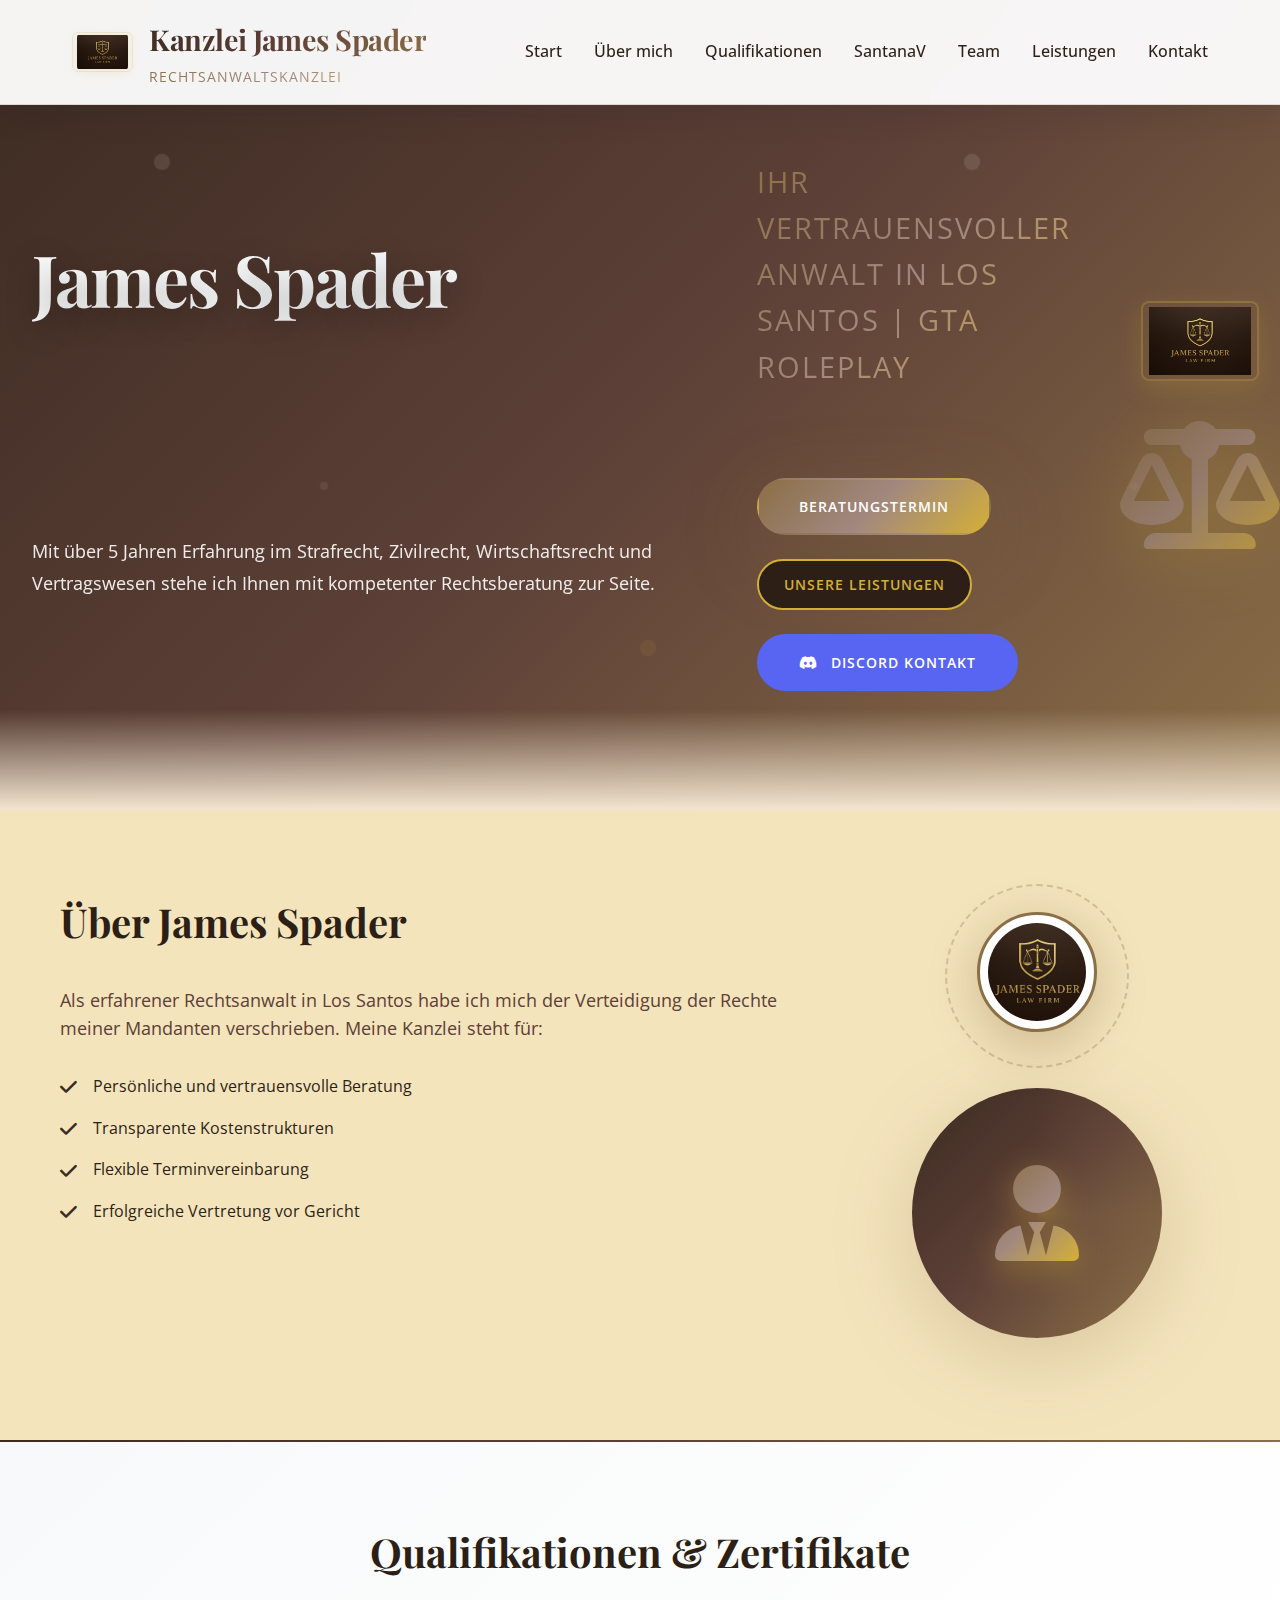
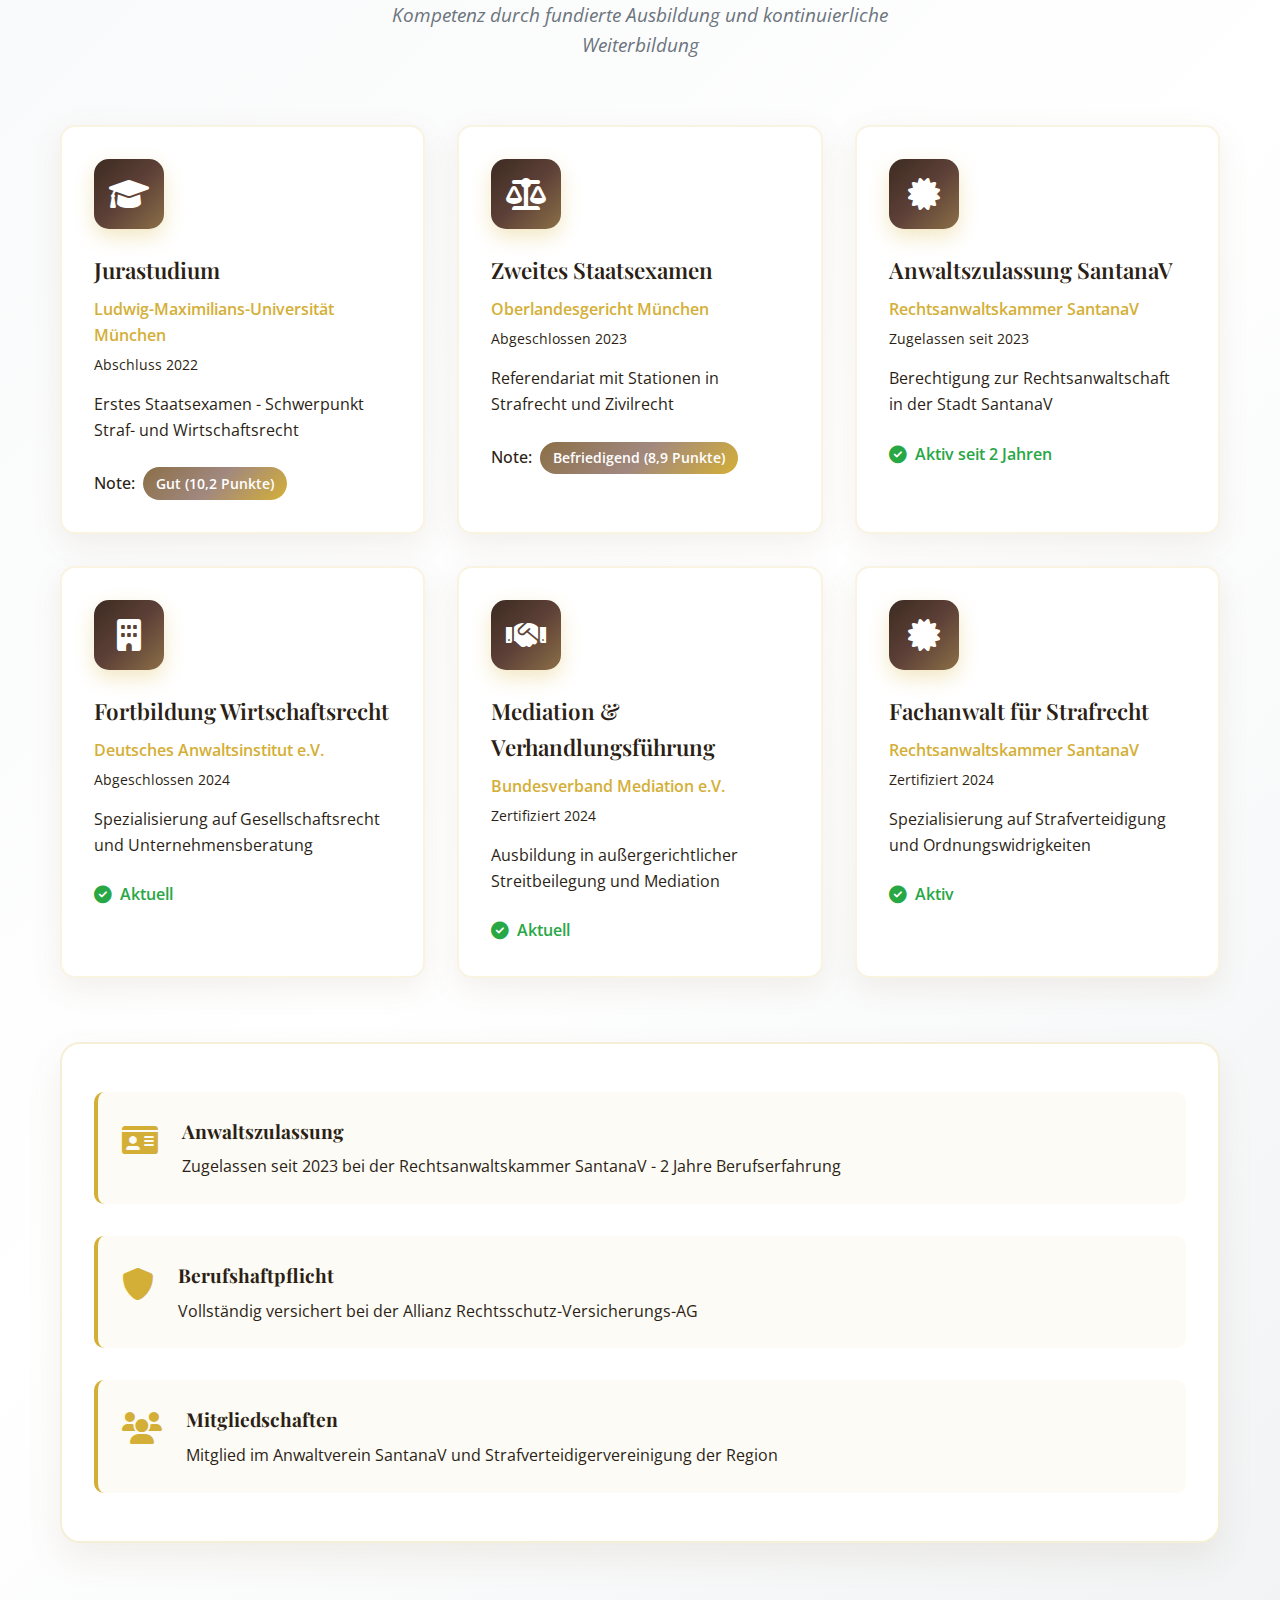
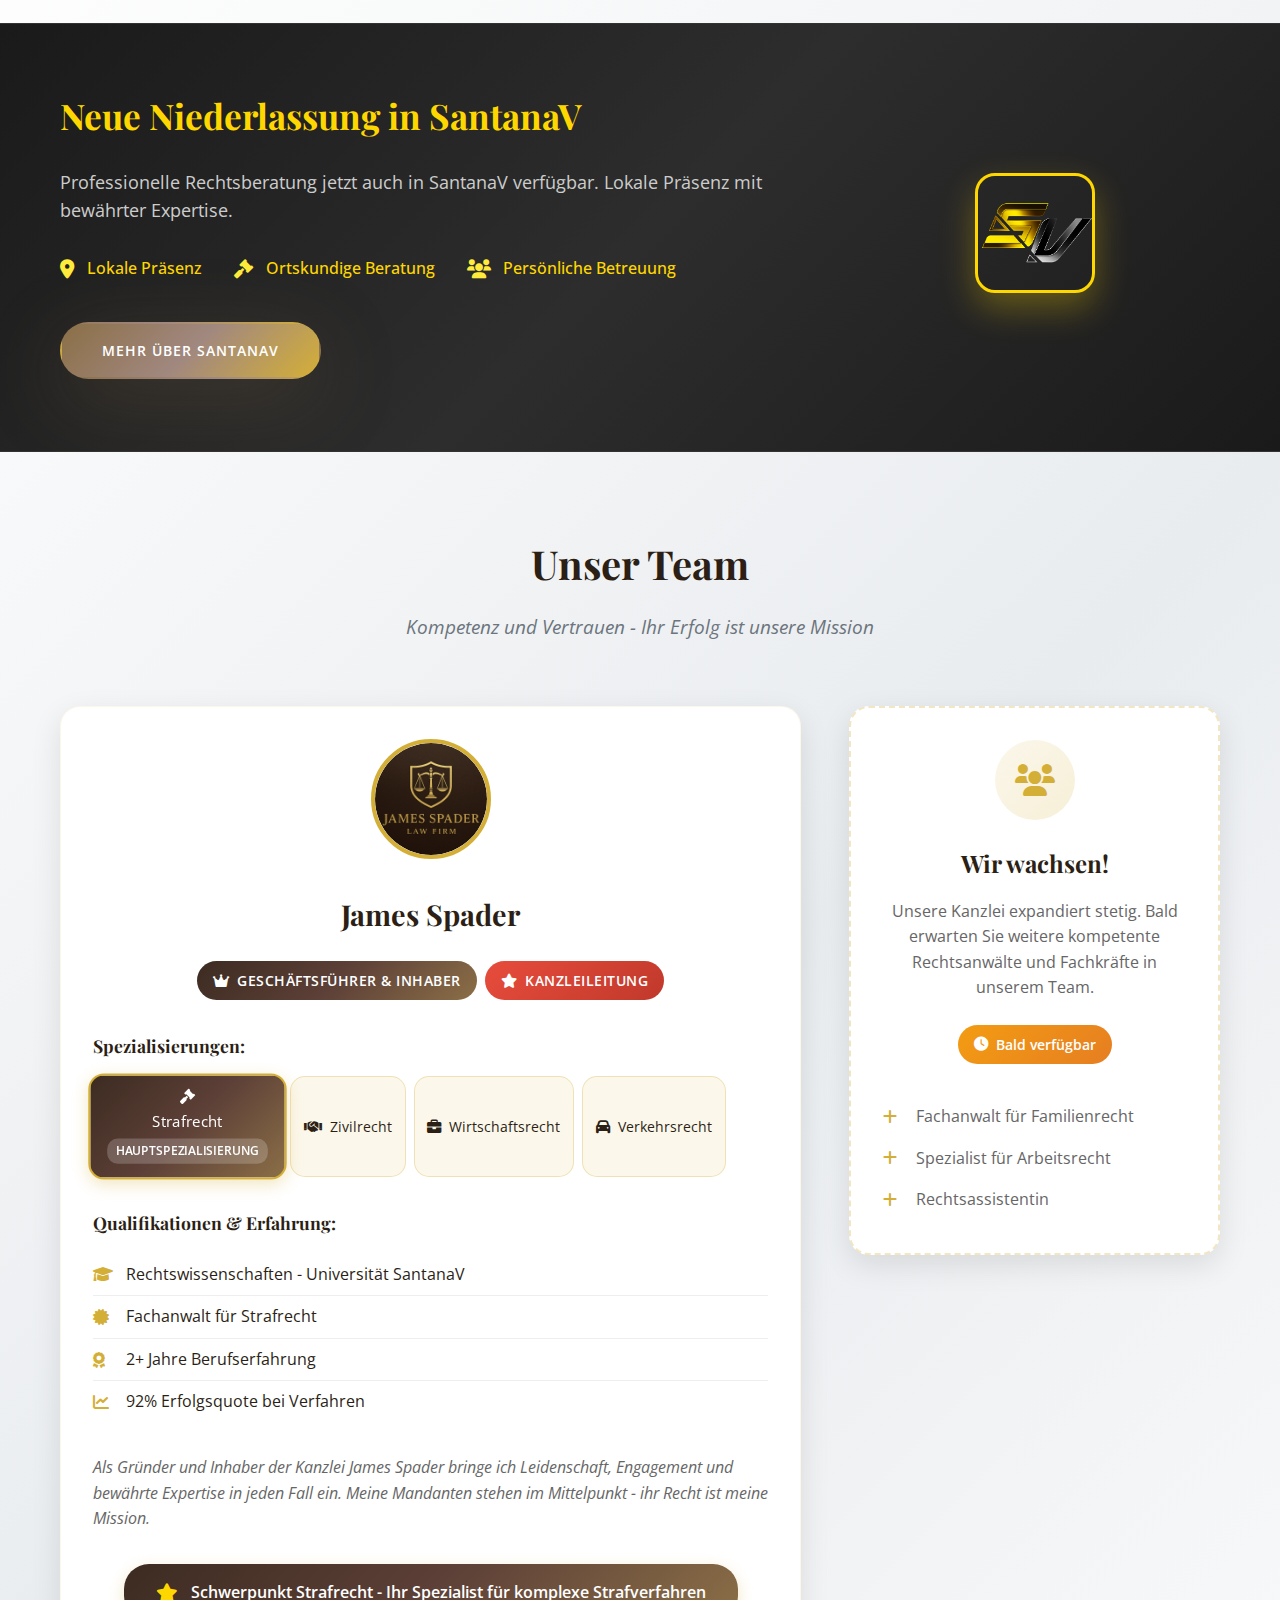
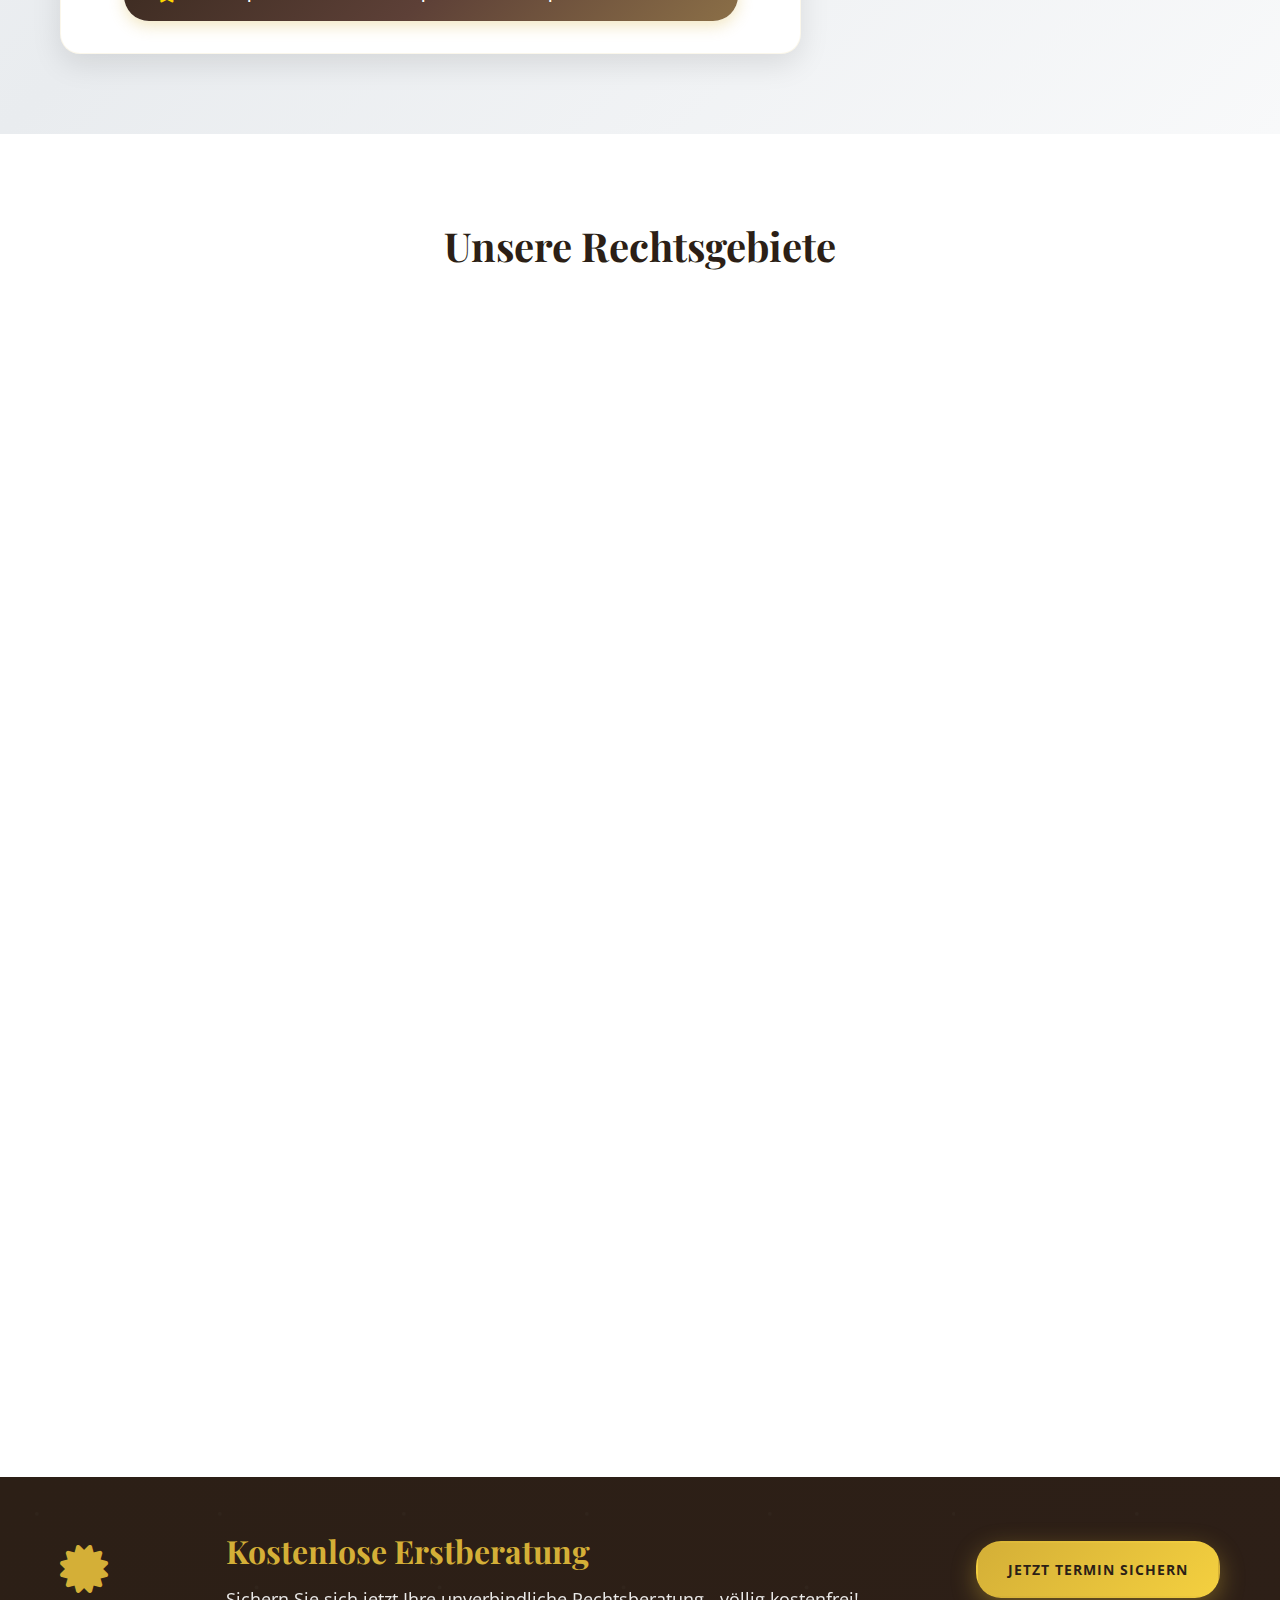
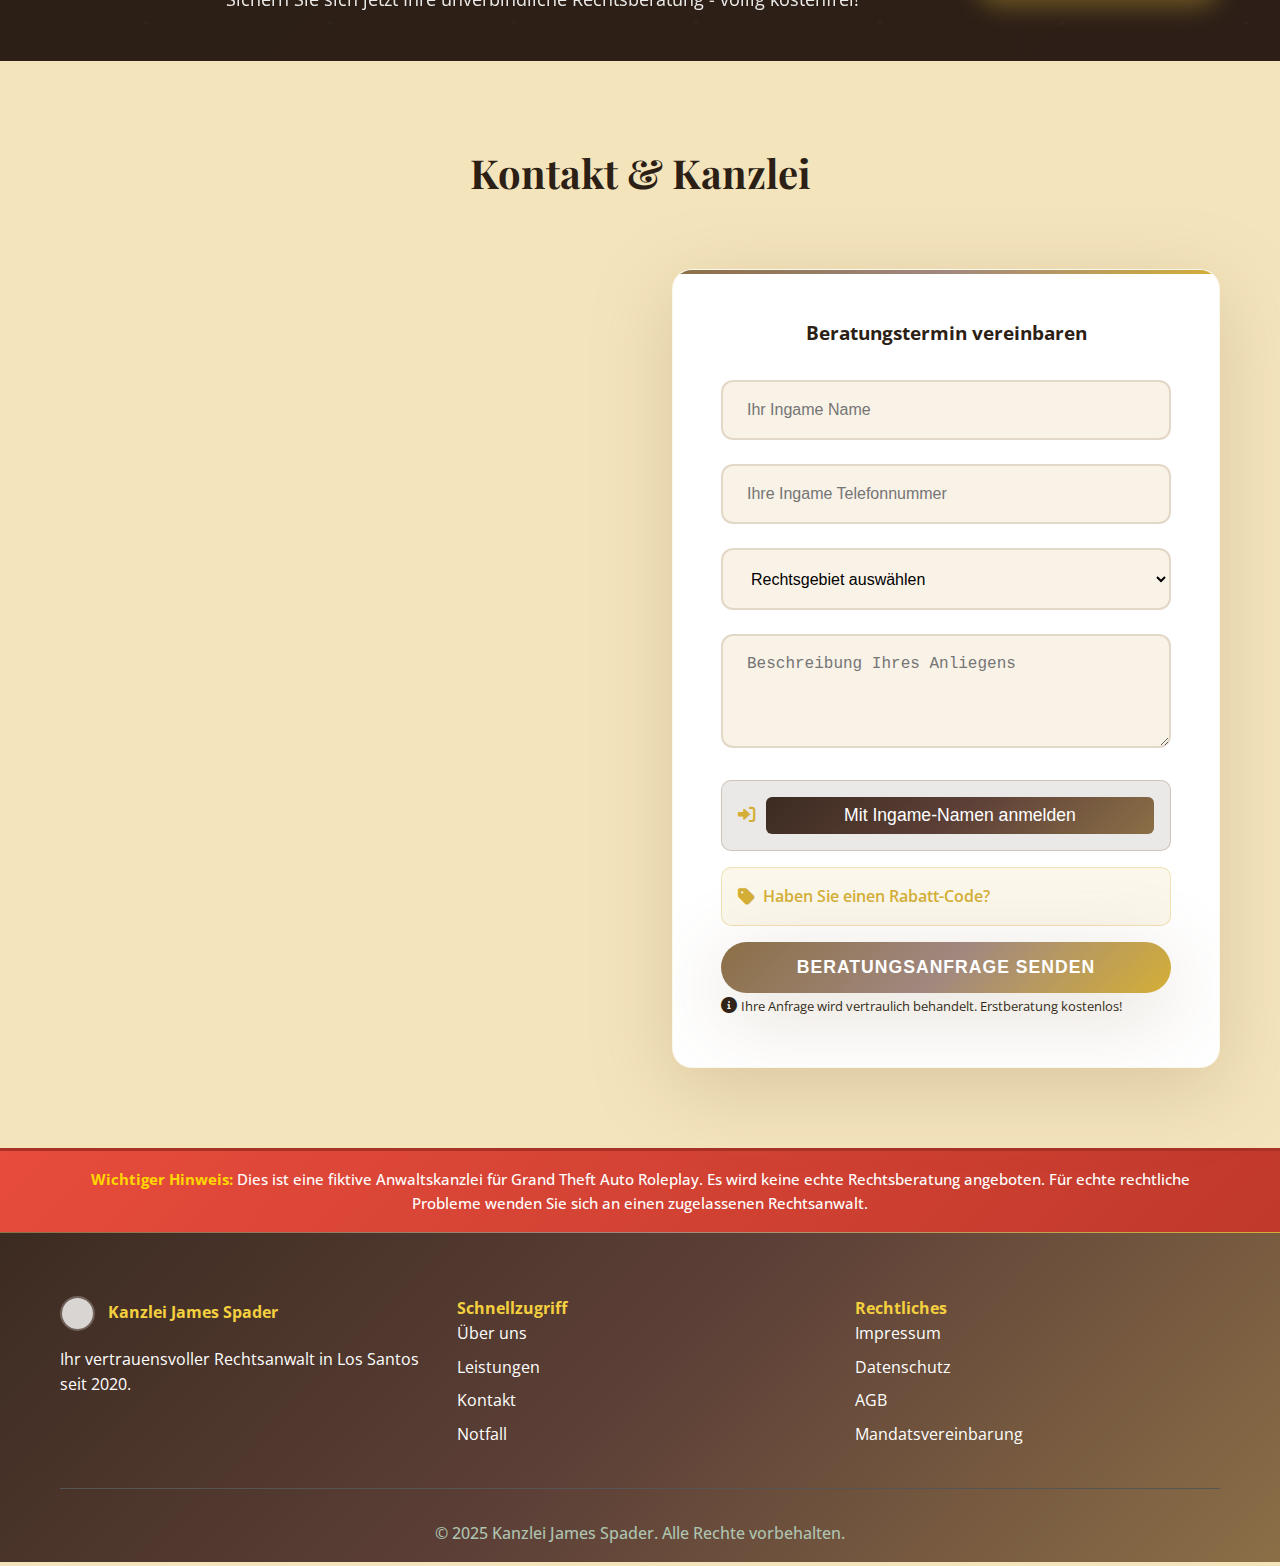
<file: index.html>
<!DOCTYPE html>
<html lang="de">
<head>
    <meta charset="UTF-8">
    <meta name="viewport" content="width=device-width, initial-scale=1.0">
    <meta name="description" content="Kanzlei James Spader - GTA Roleplay Anwalt in Los Santos. Spezialisiert auf Strafrecht, Zivilrecht und Wirtschaftsrecht. Fiktive Rechtsberatung für Roleplay.">
    <meta name="keywords" content="Rechtsanwalt, Los Santos, James Spader, Strafrecht, Zivilrecht, Wirtschaftsrecht, Anwalt, Rechtsbeistand, GTA RP">
    <meta name="author" content="Kanzlei James Spader">
    <meta property="og:title" content="Kanzlei James Spader - Rechtsanwalt in Los Santos">
    <meta property="og:description" content="Professionelle Rechtsberatung mit über 5 Jahren Erfahrung und 95% Erfolgsquote.">
    <meta property="og:image" content="img/logo.png">
    <meta property="og:type" content="website">
    <title>Kanzlei James Spader - Rechtsanwalt in Los Santos</title>
    
    <!-- Favicon -->
    <link rel="icon" type="image/png" sizes="32x32" href="img/logo.png">
    <link rel="icon" type="image/png" sizes="16x16" href="img/logo.png">
    <link rel="shortcut icon" href="img/logo.png">
    <link rel="apple-touch-icon" sizes="180x180" href="img/logo.png">
    
    <link rel="stylesheet" href="styles.css">
    <link href="https://fonts.googleapis.com/css2?family=Playfair+Display:wght@400;700&family=Open+Sans:wght@300;400;600&display=swap" rel="stylesheet">
    <link rel="stylesheet" href="https://cdnjs.cloudflare.com/ajax/libs/font-awesome/6.0.0/css/all.min.css">
</head>
<body>
    <header class="header">
        <nav class="navbar">
            <div class="nav-container">
                <div class="logo">
                    <img src="img/logo.png" alt="Kanzlei James Spader Logo" class="logo-img">
                    <div class="logo-text">
                        <h2>Kanzlei James Spader</h2>
                        <span class="subtitle">Rechtsanwaltskanzlei</span>
                    </div>
                </div>
                <ul class="nav-menu">
                    <li><a href="#home">Start</a></li>
                    <li><a href="#about">Über mich</a></li>
                    <li><a href="#certificates">Qualifikationen</a></li>
                    <li><a href="santanav.html">SantanaV</a></li>
                    <li><a href="#team">Team</a></li>
                    <li><a href="#services">Leistungen</a></li>
                    <li><a href="#contact">Kontakt</a></li>
                </ul>
                <div class="hamburger">
                    <span></span>
                    <span></span>
                    <span></span>
                </div>
            </div>
        </nav>
    </header>

    <main>
        <section id="home" class="hero">
            <div class="hero-content">
                <h1>James Spader</h1>
                <p class="hero-subtitle">Ihr vertrauensvoller Anwalt in Los Santos | GTA Roleplay</p>
                <p class="hero-description">Mit über 5 Jahren Erfahrung im Strafrecht, Zivilrecht, Wirtschaftsrecht und Vertragswesen stehe ich Ihnen mit kompetenter Rechtsberatung zur Seite.</p>
                <div class="hero-buttons">
                    <a href="#contact" class="btn btn-primary">Beratungstermin</a>
                    <a href="#services" class="btn btn-secondary">Unsere Leistungen</a>
                    <a href="#" class="btn btn-discord" onclick="openDiscord()">
                        <i class="fab fa-discord"></i> Discord Kontakt
                    </a>
                </div>
            </div>
            <div class="hero-image">
                <div class="hero-logo">
                    <img src="img/logo.png" alt="Kanzlei James Spader - Großes Logo" class="hero-logo-img">
                </div>
                <i class="fas fa-balance-scale"></i>
            </div>
        </section>

        <section id="about" class="about">
            <div class="container">
                <div class="about-content">
                    <div class="about-text">
                        <h2>Über James Spader</h2>
                        <p>Als erfahrener Rechtsanwalt in Los Santos habe ich mich der Verteidigung der Rechte meiner Mandanten verschrieben. Meine Kanzlei steht für:</p>
                        <ul>
                            <li><i class="fas fa-check"></i> Persönliche und vertrauensvolle Beratung</li>
                            <li><i class="fas fa-check"></i> Transparente Kostenstrukturen</li>
                            <li><i class="fas fa-check"></i> Flexible Terminvereinbarung</li>
                            <li><i class="fas fa-check"></i> Erfolgreiche Vertretung vor Gericht</li>
                        </ul>
                        <div class="stats">
                            <div class="stat">
                                <h3>45+</h3>
                                <p>Erfolgreiche Fälle</p>
                            </div>
                            <div class="stat">
                                <h3>2</h3>
                                <p>Jahre Erfahrung</p>
                            </div>
                            <div class="stat">
                                <h3>92%</h3>
                                <p>Erfolgsquote</p>
                            </div>
                        </div>
                    </div>
                    <div class="about-image">
                        <div class="about-logo-section">
                            <img src="img/logo.png" alt="Kanzlei James Spader - Professionelles Logo" class="about-logo-img">
                        </div>
                        <div class="lawyer-silhouette">
                            <i class="fas fa-user-tie"></i>
                        </div>
                    </div>
                </div>
            </div>
        </section>

        <section id="certificates" class="certificates">
            <div class="container">
                <h2>Qualifikationen & Zertifikate</h2>
                <p class="section-subtitle">Kompetenz durch fundierte Ausbildung und kontinuierliche Weiterbildung</p>
                <div class="certificates-grid">
                    <div class="certificate-card">
                        <div class="certificate-icon">
                            <i class="fas fa-graduation-cap"></i>
                        </div>
                        <h3>Jurastudium</h3>
                        <p class="certificate-institution">Ludwig-Maximilians-Universität München</p>
                        <p class="certificate-year">Abschluss 2022</p>
                        <p class="certificate-description">Erstes Staatsexamen - Schwerpunkt Straf- und Wirtschaftsrecht</p>
                        <div class="certificate-grade">
                            <span class="grade-label">Note:</span>
                            <span class="grade-value">Gut (10,2 Punkte)</span>
                        </div>
                    </div>
                    
                    <div class="certificate-card">
                        <div class="certificate-icon">
                            <i class="fas fa-scale-balanced"></i>
                        </div>
                        <h3>Zweites Staatsexamen</h3>
                        <p class="certificate-institution">Oberlandesgericht München</p>
                        <p class="certificate-year">Abgeschlossen 2023</p>
                        <p class="certificate-description">Referendariat mit Stationen in Strafrecht und Zivilrecht</p>
                        <div class="certificate-grade">
                            <span class="grade-label">Note:</span>
                            <span class="grade-value">Befriedigend (8,9 Punkte)</span>
                        </div>
                    </div>
                    
                    <div class="certificate-card">
                        <div class="certificate-icon">
                            <i class="fas fa-certificate"></i>
                        </div>
                        <h3>Anwaltszulassung SantanaV</h3>
                        <p class="certificate-institution">Rechtsanwaltskammer SantanaV</p>
                        <p class="certificate-year">Zugelassen seit 2023</p>
                        <p class="certificate-description">Berechtigung zur Rechtsanwaltschaft in der Stadt SantanaV</p>
                        <div class="certificate-status active">
                            <i class="fas fa-check-circle"></i>
                            <span>Aktiv seit 2 Jahren</span>
                        </div>
                    </div>
                    
                    <div class="certificate-card">
                        <div class="certificate-icon">
                            <i class="fas fa-building"></i>
                        </div>
                        <h3>Fortbildung Wirtschaftsrecht</h3>
                        <p class="certificate-institution">Deutsches Anwaltsinstitut e.V.</p>
                        <p class="certificate-year">Abgeschlossen 2024</p>
                        <p class="certificate-description">Spezialisierung auf Gesellschaftsrecht und Unternehmensberatung</p>
                        <div class="certificate-status active">
                            <i class="fas fa-check-circle"></i>
                            <span>Aktuell</span>
                        </div>
                    </div>
                    
                    <div class="certificate-card">
                        <div class="certificate-icon">
                            <i class="fas fa-handshake"></i>
                        </div>
                        <h3>Mediation & Verhandlungsführung</h3>
                        <p class="certificate-institution">Bundesverband Mediation e.V.</p>
                        <p class="certificate-year">Zertifiziert 2024</p>
                        <p class="certificate-description">Ausbildung in außergerichtlicher Streitbeilegung und Mediation</p>
                        <div class="certificate-status active">
                            <i class="fas fa-check-circle"></i>
                            <span>Aktuell</span>
                        </div>
                    </div>
                    
                    <div class="certificate-card">
                        <div class="certificate-icon">
                            <i class="fas fa-certificate"></i>
                        </div>
                        <h3>Fachanwalt für Strafrecht</h3>
                        <p class="certificate-institution">Rechtsanwaltskammer SantanaV</p>
                        <p class="certificate-year">Zertifiziert 2024</p>
                        <p class="certificate-description">Spezialisierung auf Strafverteidigung und Ordnungswidrigkeiten</p>
                        <div class="certificate-status active">
                            <i class="fas fa-check-circle"></i>
                            <span>Aktiv</span>
                        </div>
                    </div>
                </div>
                
                <div class="credentials-summary">
                    <div class="credentials-item">
                        <i class="fas fa-id-card"></i>
                        <div>
                            <h4>Anwaltszulassung</h4>
                            <p>Zugelassen seit 2023 bei der Rechtsanwaltskammer SantanaV - 2 Jahre Berufserfahrung</p>
                        </div>
                    </div>
                    <div class="credentials-item">
                        <i class="fas fa-shield-alt"></i>
                        <div>
                            <h4>Berufshaftpflicht</h4>
                            <p>Vollständig versichert bei der Allianz Rechtsschutz-Versicherungs-AG</p>
                        </div>
                    </div>
                    <div class="credentials-item">
                        <i class="fas fa-users"></i>
                        <div>
                            <h4>Mitgliedschaften</h4>
                            <p>Mitglied im Anwaltverein SantanaV und Strafverteidigervereinigung der Region</p>
                        </div>
                    </div>
                </div>
            </div>
        </section>



        <section id="santanav-preview" class="blaustetten-teaser">
            <div class="container">
                <div class="teaser-content">
                    <div class="teaser-text">
                        <h2>Neue Niederlassung in <span class="highlight">SantanaV</span></h2>
                        <p>Professionelle Rechtsberatung jetzt auch in SantanaV verfügbar. Lokale Präsenz mit bewährter Expertise.</p>
                        <div class="teaser-features">
                            <div class="feature">
                                <i class="fas fa-map-marker-alt"></i>
                                <span>Lokale Präsenz</span>
                            </div>
                            <div class="feature">
                                <i class="fas fa-gavel"></i>
                                <span>Ortskundige Beratung</span>
                            </div>
                            <div class="feature">
                                <i class="fas fa-users"></i>
                                <span>Persönliche Betreuung</span>
                            </div>
                        </div>
                        <a href="santanav.html" class="btn btn-primary">Mehr über SantanaV</a>
                    </div>
                    <div class="teaser-image">
                        <img src="img/santana-v-logo.png" alt="SantanaV Server Logo" class="santanav-teaser-logo">
                    </div>
                </div>
            </div>
        </section>

        <section id="team" class="team">
            <div class="container">
                <h2>Unser Team</h2>
                <p class="section-subtitle">Kompetenz und Vertrauen - Ihr Erfolg ist unsere Mission</p>
                
                <div class="team-grid">
                    <div class="team-member">
                        <div class="member-image">
                            <img src="img/logo.png" alt="James Spader - Geschäftsführer" class="member-photo">
                            <div class="member-overlay">
                                <div class="member-social">
                                    <i class="fas fa-phone"></i>
                                    <i class="fab fa-discord"></i>
                                </div>
                            </div>
                        </div>
                        <div class="member-info">
                            <h3>James Spader</h3>
                            <div class="member-tags">
                                <span class="tag owner-tag">
                                    <i class="fas fa-crown"></i> Geschäftsführer & Inhaber
                                </span>
                                <span class="tag lead-tag">
                                    <i class="fas fa-star"></i> Kanzleileitung
                                </span>
                            </div>
                            <div class="member-specialties">
                                <h4>Spezialisierungen:</h4>
                                <div class="specialty-tags">
                                    <span class="specialty-tag primary-specialty">
                                        <i class="fas fa-gavel"></i> Strafrecht
                                        <span class="specialty-badge">Hauptspezialisierung</span>
                                    </span>
                                    <span class="specialty-tag">
                                        <i class="fas fa-handshake"></i> Zivilrecht
                                    </span>
                                    <span class="specialty-tag">
                                        <i class="fas fa-briefcase"></i> Wirtschaftsrecht
                                    </span>
                                    <span class="specialty-tag">
                                        <i class="fas fa-car"></i> Verkehrsrecht
                                    </span>
                                </div>
                            </div>
                            <div class="member-qualifications">
                                <h4>Qualifikationen & Erfahrung:</h4>
                                <ul>
                                    <li><i class="fas fa-graduation-cap"></i> Rechtswissenschaften - Universität SantanaV</li>
                                    <li><i class="fas fa-certificate"></i> Fachanwalt für Strafrecht</li>
                                    <li><i class="fas fa-award"></i> 2+ Jahre Berufserfahrung</li>
                                    <li><i class="fas fa-chart-line"></i> 92% Erfolgsquote bei Verfahren</li>
                                </ul>
                            </div>
                            <div class="member-description">
                                <p>Als Gründer und Inhaber der Kanzlei James Spader bringe ich Leidenschaft, Engagement und bewährte Expertise in jeden Fall ein. Meine Mandanten stehen im Mittelpunkt - ihr Recht ist meine Mission.</p>
                            </div>
                            <div class="member-expertise">
                                <div class="expertise-highlight">
                                    <i class="fas fa-star"></i>
                                    <span>Schwerpunkt Strafrecht - Ihr Spezialist für komplexe Strafverfahren</span>
                                </div>
                            </div>
                        </div>
                    </div>
                    
                    <div class="team-expansion">
                        <div class="expansion-card">
                            <div class="expansion-icon">
                                <i class="fas fa-users"></i>
                            </div>
                            <h3>Wir wachsen!</h3>
                            <p>Unsere Kanzlei expandiert stetig. Bald erwarten Sie weitere kompetente Rechtsanwälte und Fachkräfte in unserem Team.</p>
                            <div class="coming-soon">
                                <span class="coming-tag">
                                    <i class="fas fa-clock"></i> Bald verfügbar
                                </span>
                            </div>
                            <ul class="future-roles">
                                <li><i class="fas fa-plus"></i> Fachanwalt für Familienrecht</li>
                                <li><i class="fas fa-plus"></i> Spezialist für Arbeitsrecht</li>
                                <li><i class="fas fa-plus"></i> Rechtsassistentin</li>
                            </ul>
                        </div>
                    </div>
                </div>
            </div>
        </section>

        <section id="services" class="services">
            <div class="container">
                <h2>Unsere Rechtsgebiete</h2>
                <div class="services-grid">
                    <div class="service-card">
                        <i class="fas fa-gavel service-icon"></i>
                        <h3>Strafrecht</h3>
                        <div class="price-tag">400€/Stunde</div>
                        <p>Verteidigung in Strafverfahren, Verkehrsdelikte, Betäubungsmittelrecht</p>
                        <ul>
                            <li>Diebstahl & Raub</li>
                            <li>Verkehrsdelikte</li>
                            <li>Körperverletzung</li>
                            <li>Wirtschaftsstraftaten</li>
                        </ul>
                    </div>
                    <div class="service-card">
                        <i class="fas fa-handshake service-icon"></i>
                        <h3>Zivilrecht</h3>
                        <div class="price-tag">350€/Stunde</div>
                        <p>Vertragsrecht, Schadensersatz, Familienrecht und Erbrecht</p>
                        <ul>
                            <li>Vertragsstreitigkeiten</li>
                            <li>Schadensersatz</li>
                            <li>Mietrecht</li>
                            <li>Familienrecht</li>
                        </ul>
                    </div>
                    <div class="service-card">
                        <i class="fas fa-building service-icon"></i>
                        <h3>Wirtschaftsrecht</h3>
                        <div class="price-tag">500€/Stunde</div>
                        <p>Unternehmensberatung, Gesellschaftsrecht, Insolvenzrecht</p>
                        <ul>
                            <li>Unternehmensgründung</li>
                            <li>Gesellschaftsrecht</li>
                            <li>Insolvenzverfahren</li>
                            <li>Arbeitsrecht</li>
                        </ul>
                    </div>
                    <div class="service-card">
                        <i class="fas fa-file-contract service-icon"></i>
                        <h3>Verträge & Dokumente</h3>
                        <div class="price-tag">250€/Dokument</div>
                        <p>Professionelle Vertragserstellung und rechtliche Dokumentation</p>
                        <ul>
                            <li>Kaufverträge</li>
                            <li>Mietverträge</li>
                            <li>Arbeitsverträge</li>
                            <li>Geschäftsverträge</li>
                        </ul>
                    </div>
                </div>
            </div>
        </section>

        <section class="promo-banner">
            <div class="container">
                <div class="promo-content">
                    <i class="fas fa-certificate"></i>
                    <div class="promo-text">
                        <h3>Kostenlose Erstberatung</h3>
                        <p>Sichern Sie sich jetzt Ihre unverbindliche Rechtsberatung - völlig kostenfrei!</p>
                    </div>
                    <a href="#contact" class="btn promo-btn">Jetzt Termin sichern</a>
                </div>
            </div>
        </section>

        <section id="contact" class="contact">
            <div class="container">
                <h2>Kontakt & Kanzlei</h2>
                <div class="contact-content">
                    <div class="contact-info">
                        <div class="contact-item">
                            <i class="fas fa-map-marker-alt"></i>
                            <div>
                                <h4>Adresse</h4>
                                <p>San Andreas Avenue 8061<br>Los Santos, San Andreas</p>
                            </div>
                        </div>
                        <div class="contact-item promo-item">
                            <i class="fas fa-star"></i>
                            <div>
                                <h4>Erstberatung</h4>
                                <p><span class="highlight">KOSTENLOS</span><br>Ihre erste Beratung ist völlig kostenfrei!</p>
                            </div>
                        </div>
                        <div class="contact-item promo-item">
                            <i class="fas fa-trophy"></i>
                            <div>
                                <h4>Erfolgsgarantie</h4>
                                <p><span class="highlight">45+ gewonnene Fälle</span><br>Ihr Erfolg ist unser Versprechen!</p>
                            </div>
                        </div>
                        <div class="contact-item">
                            <i class="fas fa-circle online-status-icon" id="statusIcon"></i>
                            <div>
                                <h4>Anwalt Status</h4>
                                <p id="statusText">Online - Verfügbar für Beratungen</p>
                                <button class="admin-login-btn" onclick="showAdminPanel()">Admin</button>
                            </div>
                        </div>
                    </div>
                    <form class="contact-form">
                        <h3>Beratungstermin vereinbaren</h3>
                        <div class="form-group">
                            <input type="text" id="name" name="name" placeholder="Ihr Ingame Name" required>
                        </div>
                        <div class="form-group">
                            <input type="tel" id="ingame-phone" name="ingamePhone" placeholder="Ihre Ingame Telefonnummer" required>
                        </div>
                        <div class="form-group">
                            <select id="service" name="service" required>
                                <option value="">Rechtsgebiet auswählen</option>
                                <option value="strafrecht">Strafrecht (400€/Std.)</option>
                                <option value="zivilrecht">Zivilrecht (350€/Std.)</option>
                                <option value="wirtschaftsrecht">Wirtschaftsrecht (500€/Std.)</option>
                                <option value="vertraege">Verträge aufsetzen (250€/Dokument)</option>
                            </select>
                        </div>
                        <div class="form-group">
                            <textarea id="message" name="message" placeholder="Beschreibung Ihres Anliegens" rows="4" required></textarea>
                        </div>
                        <div class="player-status-section" id="playerStatus">
                            <i class="fas fa-sign-in-alt"></i>
                            <button onclick="playerLogin()" class="login-btn">Mit Ingame-Namen anmelden</button>
                        </div>
                        <div class="discount-section">
                            <div class="discount-toggle">
                                <i class="fas fa-tag"></i>
                                <span onclick="toggleDiscountCode()">Haben Sie einen Rabatt-Code?</span>
                            </div>
                            <div class="discount-input" id="discountInput" style="display: none;">
                                <input type="text" id="discount-code" name="discountCode" placeholder="Rabatt-Code eingeben" maxlength="20">
                                <button type="button" onclick="applyDiscount()" class="discount-btn">Anwenden</button>
                                <div class="discount-result" id="discountResult"></div>
                            </div>
                        </div>
                        <button type="submit" class="btn btn-primary">Beratungsanfrage senden</button>
                        <div class="form-info">
                            <i class="fas fa-info-circle"></i>
                            <small>Ihre Anfrage wird vertraulich behandelt. Erstberatung kostenlos!</small>
                        </div>
                    </form>
                </div>
            </div>
        </section>
    </main>

    <!-- RP Disclaimer -->
    <div class="rp-disclaimer">
        <div class="container">
            <p><strong>Wichtiger Hinweis:</strong> Dies ist eine fiktive Anwaltskanzlei für Grand Theft Auto Roleplay. Es wird keine echte Rechtsberatung angeboten. Für echte rechtliche Probleme wenden Sie sich an einen zugelassenen Rechtsanwalt.</p>
        </div>
    </div>

    <footer class="footer">
        <div class="container">
            <div class="footer-content">
                <div class="footer-section">
                    <div class="footer-logo">
                        <img src="img/logo.png" alt="Kanzlei James Spader Logo" class="footer-logo-img">
                        <h4>Kanzlei James Spader</h4>
                    </div>
                    <p>Ihr vertrauensvoller Rechtsanwalt in Los Santos seit 2020.</p>
                </div>
                <div class="footer-section">
                    <h4>Schnellzugriff</h4>
                    <ul>
                        <li><a href="#about">Über uns</a></li>
                        <li><a href="#services">Leistungen</a></li>
                        <li><a href="#contact">Kontakt</a></li>
                        <li><a href="#emergency">Notfall</a></li>
                    </ul>
                </div>
                <div class="footer-section">
                    <h4>Rechtliches</h4>
                    <ul>
                        <li><a href="impressum.html">Impressum</a></li>
                        <li><a href="datenschutz.html">Datenschutz</a></li>
                        <li><a href="agb.html">AGB</a></li>
                        <li><a href="mandatsvereinbarung.html">Mandatsvereinbarung</a></li>
                    </ul>
                </div>
            </div>
            <div class="footer-bottom">
                <p>&copy; 2025 Kanzlei James Spader. Alle Rechte vorbehalten.</p>
            </div>
        </div>
    </footer>

    <!-- Success Modal -->
    <div id="successModal" class="success-modal">
        <div class="modal-content">
            <h3>Vielen Dank für Ihr Vertrauen!</h3>
            <p>
                <strong>Ihre Anfrage wurde erfolgreich übermittelt.</strong><br><br>
                Die Kanzlei James Spader wird sich in Kürze mit Ihnen in Verbindung setzen. 
                Wir schätzen Ihr Vertrauen und werden Ihr Anliegen mit höchster Professionalität bearbeiten.
            </p>
            <button class="modal-close" onclick="closeModal()">Verstanden</button>
        </div>
    </div>

    <!-- Admin Panel Modal -->
    <div id="adminPanel" class="admin-modal">
        <div class="admin-content">
            <span class="admin-close" onclick="closeAdminPanel()">&times;</span>
            <h3>Status Administration</h3>
            <div class="admin-login" id="adminLogin">
                <input type="password" id="adminPassword" placeholder="Admin Passwort eingeben">
                <button onclick="adminLogin()">Login</button>
            </div>
            <div class="admin-controls" id="adminControls" style="display: none;">
                <h4>Status ändern:</h4>
                <div class="status-buttons">
                    <button class="status-btn online-btn" onclick="setStatus('online')">
                        <i class="fas fa-circle"></i> Online
                    </button>
                    <button class="status-btn busy-btn" onclick="setStatus('busy')">
                        <i class="fas fa-circle"></i> Beschäftigt
                    </button>
                    <button class="status-btn offline-btn" onclick="setStatus('offline')">
                        <i class="fas fa-circle"></i> Offline
                    </button>
                </div>
            </div>
        </div>
    </div>

    <script src="script.js"></script>
</body>
</html>
</file>
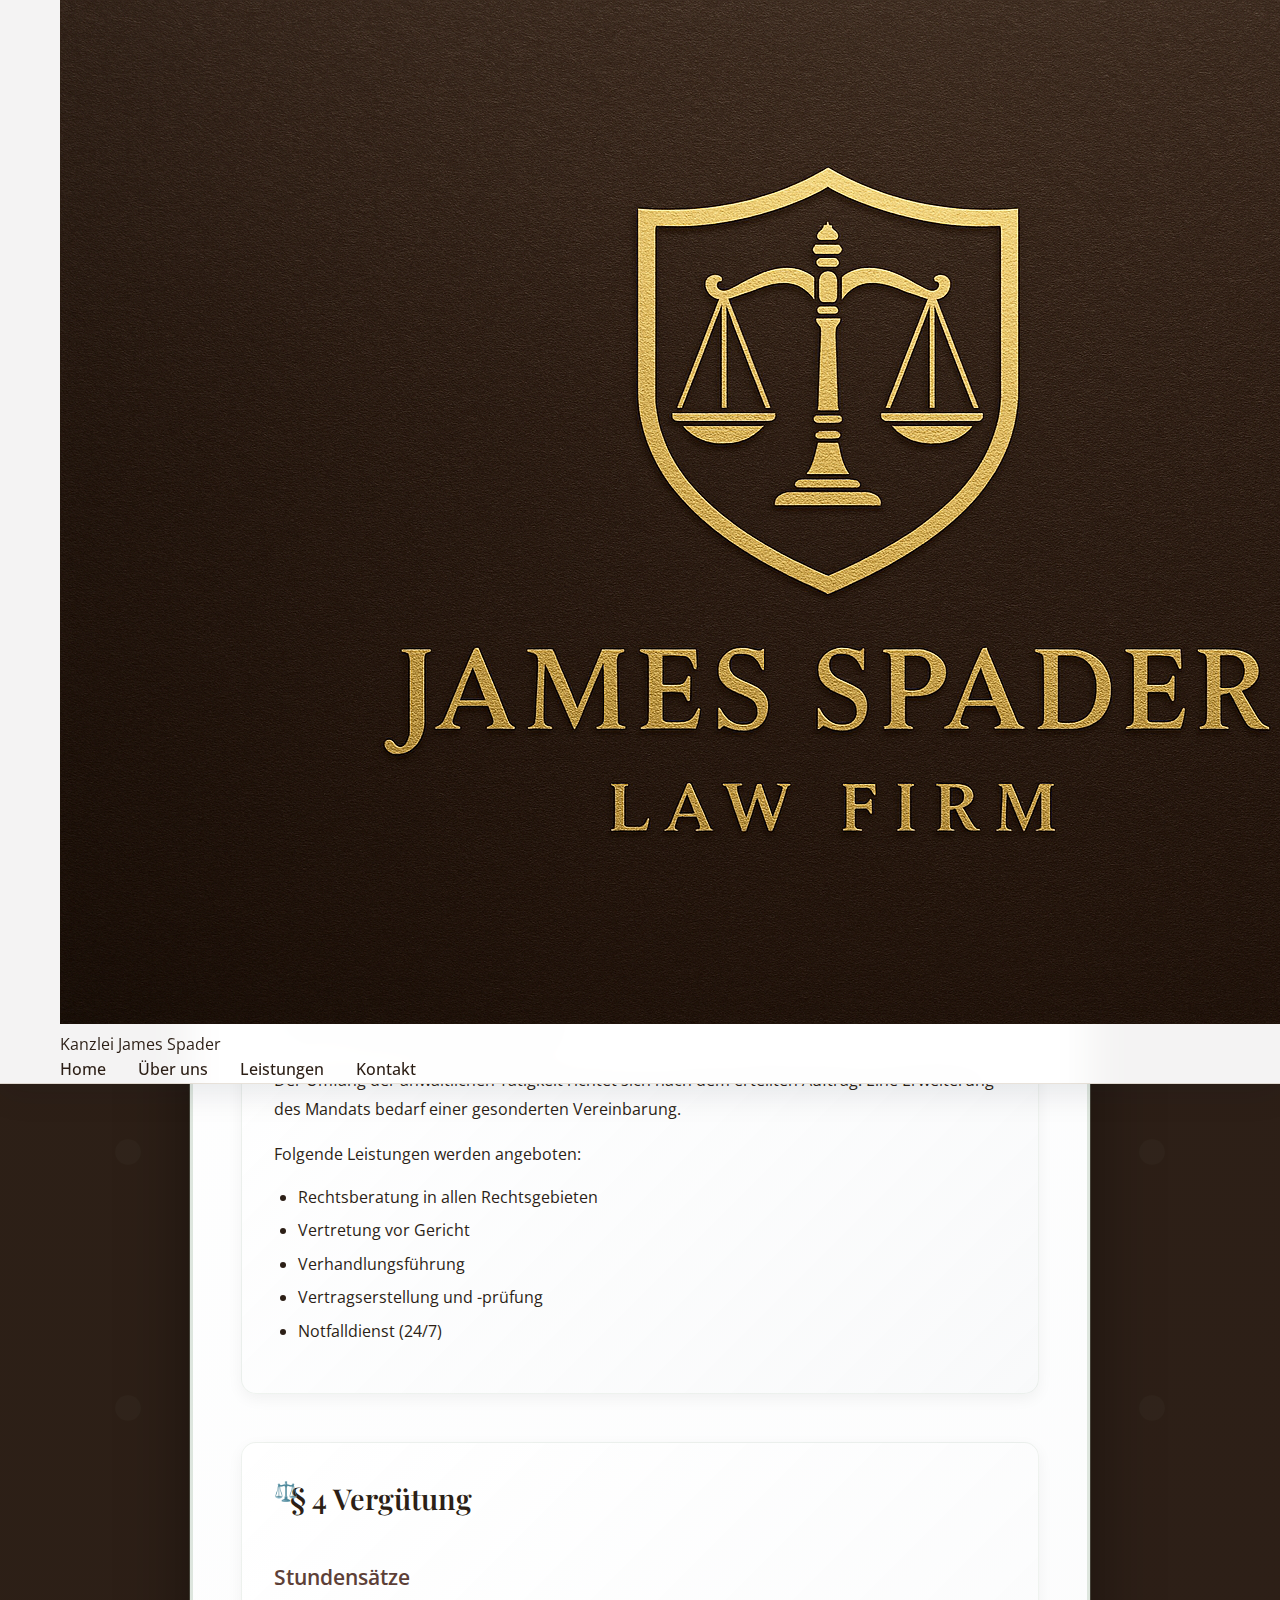
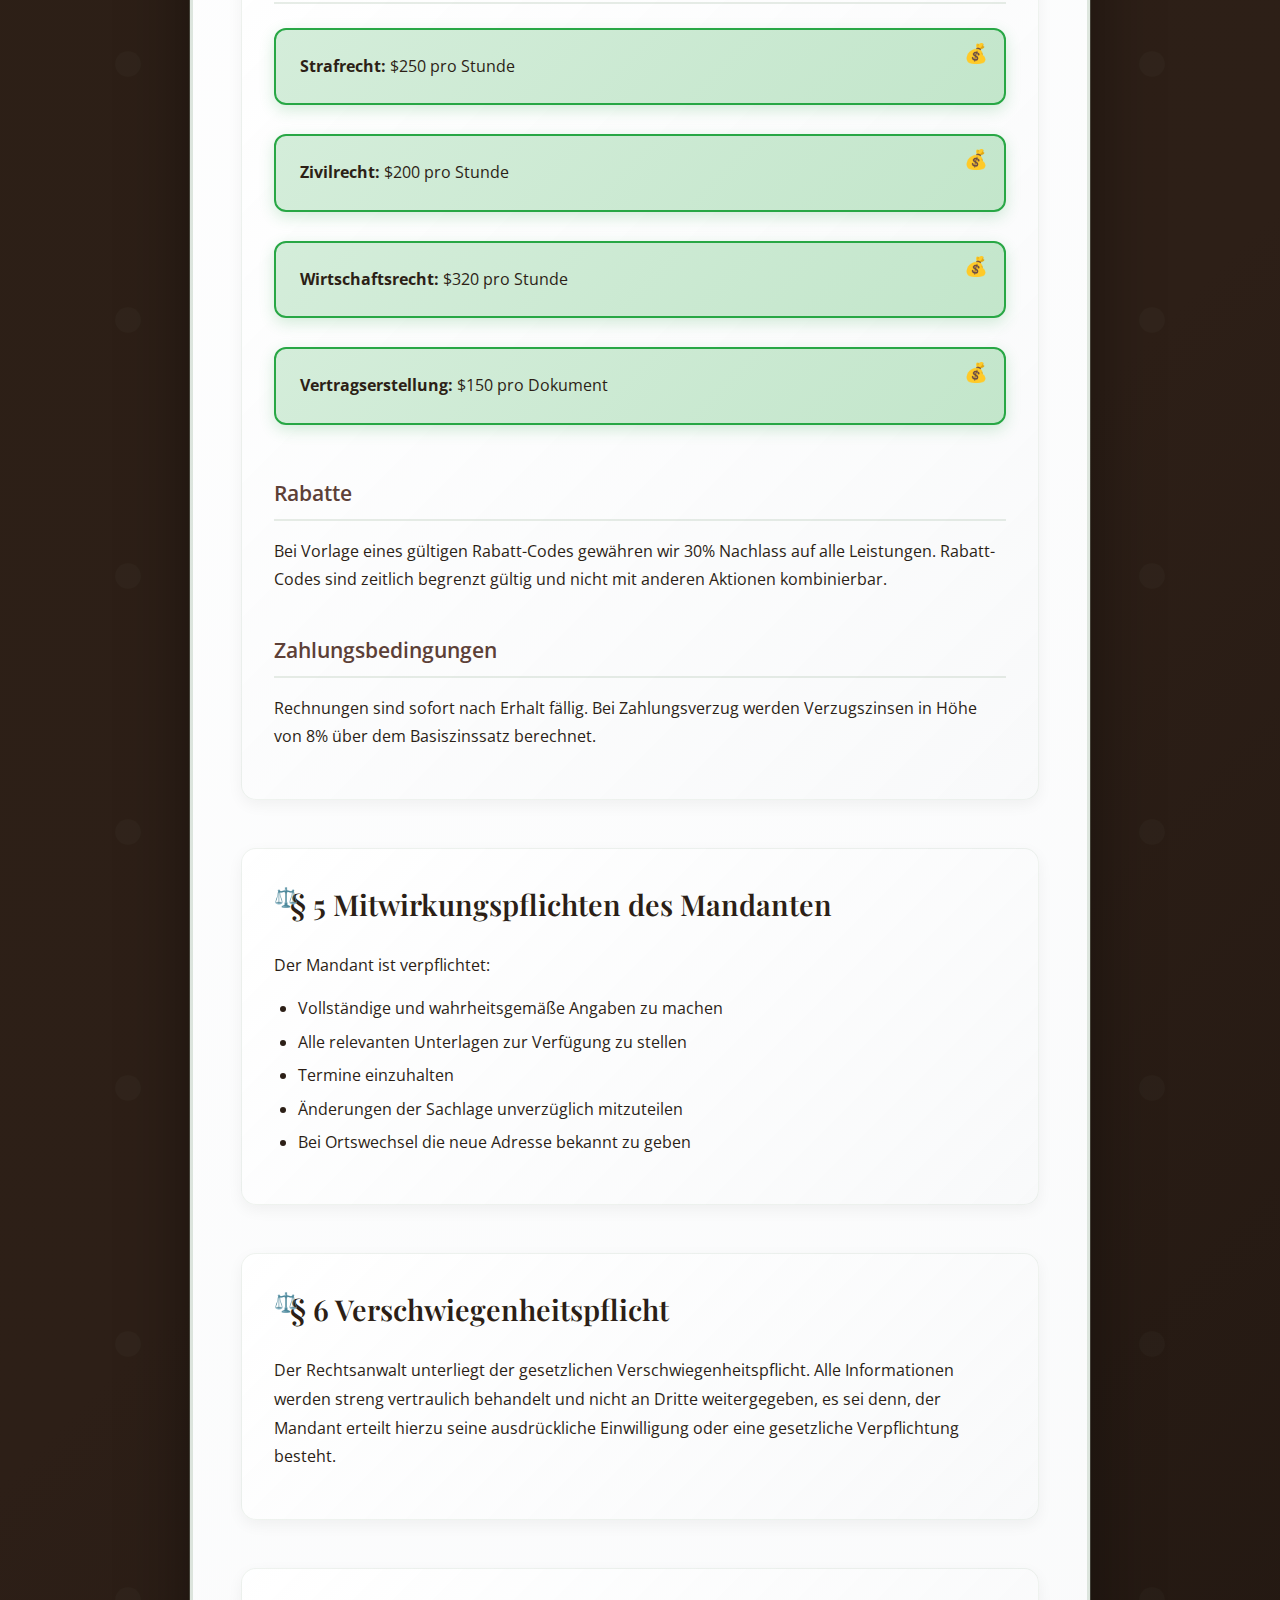
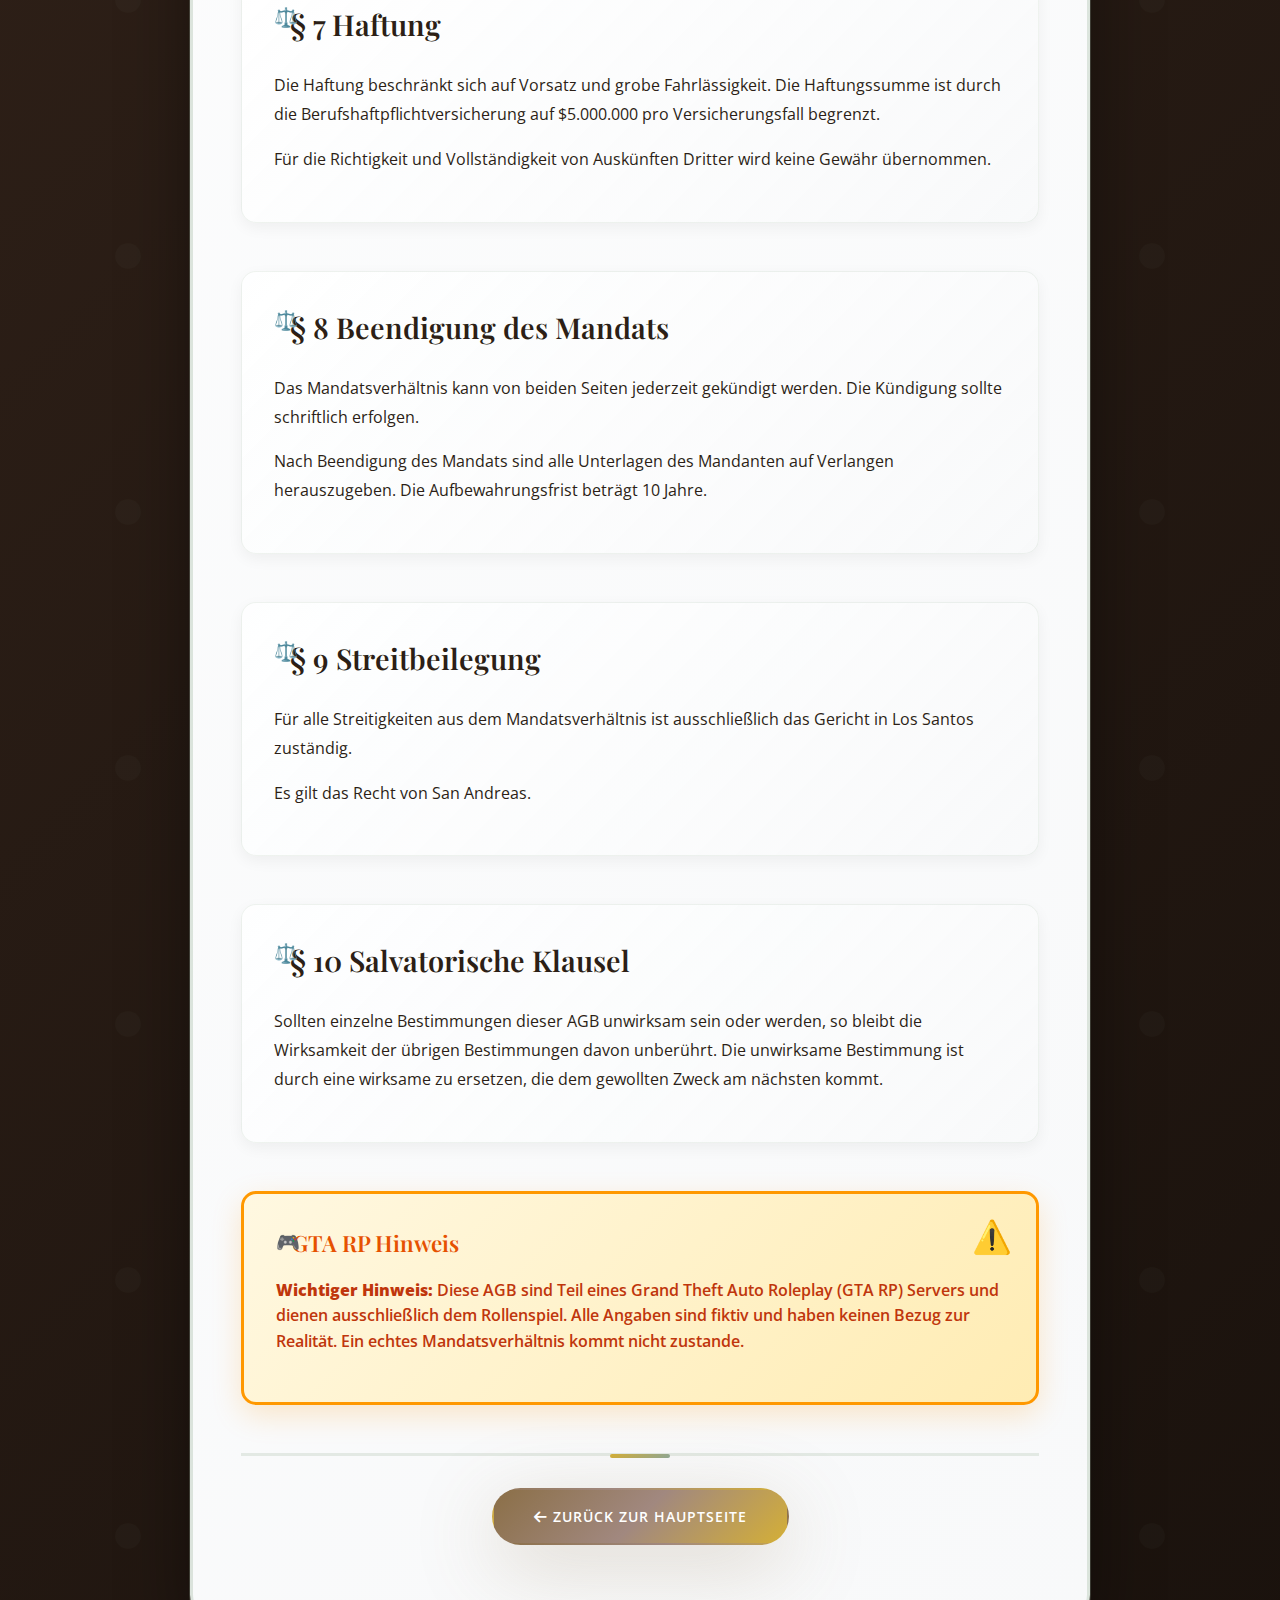
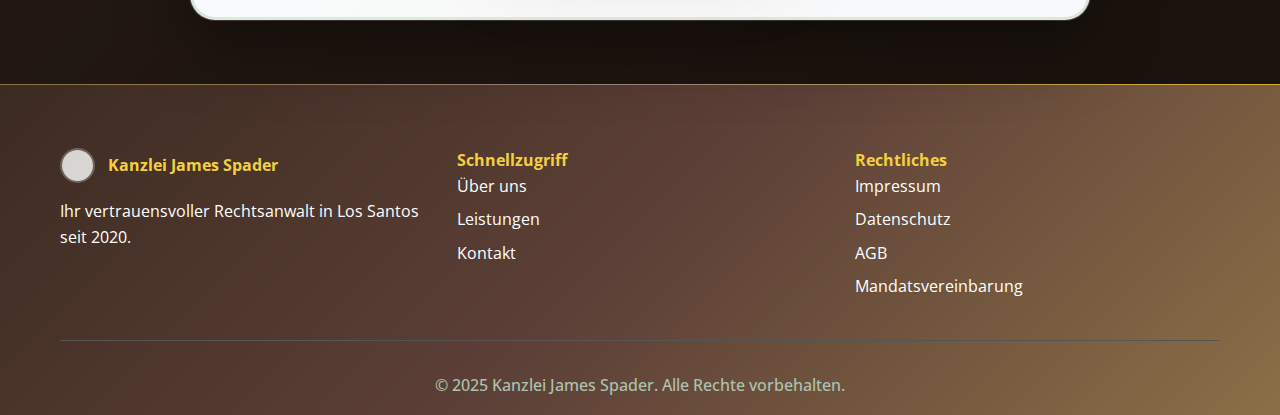
<file: agb.html>
<!DOCTYPE html>
<html lang="de">
<head>
    <meta charset="UTF-8">
    <meta name="viewport" content="width=device-width, initial-scale=1.0">
    <title>Allgemeine Geschäftsbedingungen - Kanzlei James Spader</title>
    <link rel="stylesheet" href="styles.css">
    <link rel="preconnect" href="https://fonts.googleapis.com">
    <link rel="preconnect" href="https://fonts.gstatic.com" crossorigin>
    <link href="https://fonts.googleapis.com/css2?family=Playfair+Display:wght@400;600;700&family=Open+Sans:wght@300;400;600;700&display=swap" rel="stylesheet">
    <link rel="stylesheet" href="https://cdnjs.cloudflare.com/ajax/libs/font-awesome/6.0.0/css/all.min.css">
    <link rel="icon" type="image/png" href="img/logo.png">
</head>
<body>
    <header class="header">
        <nav class="nav">
            <div class="container">
                <div class="nav-content">
                    <div class="nav-logo">
                        <img src="img/logo.png" alt="Kanzlei James Spader Logo" class="nav-logo-img">
                        <span class="nav-logo-text">Kanzlei James Spader</span>
                    </div>
                    <ul class="nav-menu">
                        <li class="nav-item"><a href="index.html" class="nav-link">Home</a></li>
                        <li class="nav-item"><a href="index.html#about" class="nav-link">Über uns</a></li>
                        <li class="nav-item"><a href="index.html#services" class="nav-link">Leistungen</a></li>
                        <li class="nav-item"><a href="index.html#contact" class="nav-link">Kontakt</a></li>
                    </ul>
                    <div class="hamburger">
                        <span></span>
                        <span></span>
                        <span></span>
                    </div>
                </div>
            </div>
        </nav>
    </header>

    <main class="main-content">
        <section class="legal-page">
            <div class="container">
                <div class="legal-content">
                    <h1>Allgemeine Geschäftsbedingungen</h1>
                    
                    <div class="legal-section">
                        <h2>§ 1 Geltungsbereich</h2>
                        <p>Diese Allgemeinen Geschäftsbedingungen (AGB) gelten für alle Rechtsberatungsleistungen und sonstigen Tätigkeiten der Kanzlei James Spader gegenüber Mandanten. Sie werden Vertragsbestandteil, wenn der Mandant sie zur Kenntnis genommen hat und ihnen nicht widersprochen hat.</p>
                    </div>

                    <div class="legal-section">
                        <h2>§ 2 Vertragsabschluss</h2>
                        <p>Ein Mandatsverhältnis kommt durch ausdrückliche Vereinbarung oder durch die Auftragserteilung zustande. Die Annahme des Mandats erfolgt durch Bestätigung oder durch Aufnahme der Tätigkeit.</p>
                        <p>Die erste Beratung ist kostenfrei und unverbindlich. Sie dient der Prüfung der Erfolgsaussichten und der Aufklärung über die rechtliche Situation.</p>
                    </div>

                    <div class="legal-section">
                        <h2>§ 3 Leistungsumfang</h2>
                        <p>Der Umfang der anwaltlichen Tätigkeit richtet sich nach dem erteilten Auftrag. Eine Erweiterung des Mandats bedarf einer gesonderten Vereinbarung.</p>
                        <p>Folgende Leistungen werden angeboten:</p>
                        <ul>
                            <li>Rechtsberatung in allen Rechtsgebieten</li>
                            <li>Vertretung vor Gericht</li>
                            <li>Verhandlungsführung</li>
                            <li>Vertragserstellung und -prüfung</li>
                            <li>Notfalldienst (24/7)</li>
                        </ul>
                    </div>

                    <div class="legal-section">
                        <h2>§ 4 Vergütung</h2>
                        
                        <h3>Stundensätze</h3>
                        <div class="pricing-table">
                            <div class="price-item">
                                <strong>Strafrecht:</strong> $250 pro Stunde
                            </div>
                            <div class="price-item">
                                <strong>Zivilrecht:</strong> $200 pro Stunde
                            </div>
                            <div class="price-item">
                                <strong>Wirtschaftsrecht:</strong> $320 pro Stunde
                            </div>
                            <div class="price-item">
                                <strong>Vertragserstellung:</strong> $150 pro Dokument
                            </div>
                        </div>

                        <h3>Rabatte</h3>
                        <p>Bei Vorlage eines gültigen Rabatt-Codes gewähren wir 30% Nachlass auf alle Leistungen. Rabatt-Codes sind zeitlich begrenzt gültig und nicht mit anderen Aktionen kombinierbar.</p>

                        <h3>Zahlungsbedingungen</h3>
                        <p>Rechnungen sind sofort nach Erhalt fällig. Bei Zahlungsverzug werden Verzugszinsen in Höhe von 8% über dem Basiszinssatz berechnet.</p>
                    </div>

                    <div class="legal-section">
                        <h2>§ 5 Mitwirkungspflichten des Mandanten</h2>
                        <p>Der Mandant ist verpflichtet:</p>
                        <ul>
                            <li>Vollständige und wahrheitsgemäße Angaben zu machen</li>
                            <li>Alle relevanten Unterlagen zur Verfügung zu stellen</li>
                            <li>Termine einzuhalten</li>
                            <li>Änderungen der Sachlage unverzüglich mitzuteilen</li>
                            <li>Bei Ortswechsel die neue Adresse bekannt zu geben</li>
                        </ul>
                    </div>

                    <div class="legal-section">
                        <h2>§ 6 Verschwiegenheitspflicht</h2>
                        <p>Der Rechtsanwalt unterliegt der gesetzlichen Verschwiegenheitspflicht. Alle Informationen werden streng vertraulich behandelt und nicht an Dritte weitergegeben, es sei denn, der Mandant erteilt hierzu seine ausdrückliche Einwilligung oder eine gesetzliche Verpflichtung besteht.</p>
                    </div>

                    <div class="legal-section">
                        <h2>§ 7 Haftung</h2>
                        <p>Die Haftung beschränkt sich auf Vorsatz und grobe Fahrlässigkeit. Die Haftungssumme ist durch die Berufshaftpflichtversicherung auf $5.000.000 pro Versicherungsfall begrenzt.</p>
                        <p>Für die Richtigkeit und Vollständigkeit von Auskünften Dritter wird keine Gewähr übernommen.</p>
                    </div>

                    <div class="legal-section">
                        <h2>§ 8 Beendigung des Mandats</h2>
                        <p>Das Mandatsverhältnis kann von beiden Seiten jederzeit gekündigt werden. Die Kündigung sollte schriftlich erfolgen.</p>
                        <p>Nach Beendigung des Mandats sind alle Unterlagen des Mandanten auf Verlangen herauszugeben. Die Aufbewahrungsfrist beträgt 10 Jahre.</p>
                    </div>

                    <div class="legal-section">
                        <h2>§ 9 Streitbeilegung</h2>
                        <p>Für alle Streitigkeiten aus dem Mandatsverhältnis ist ausschließlich das Gericht in Los Santos zuständig.</p>
                        <p>Es gilt das Recht von San Andreas.</p>
                    </div>

                    <div class="legal-section">
                        <h2>§ 10 Salvatorische Klausel</h2>
                        <p>Sollten einzelne Bestimmungen dieser AGB unwirksam sein oder werden, so bleibt die Wirksamkeit der übrigen Bestimmungen davon unberührt. Die unwirksame Bestimmung ist durch eine wirksame zu ersetzen, die dem gewollten Zweck am nächsten kommt.</p>
                    </div>

                    <div class="legal-section disclaimer">
                        <h2>GTA RP Hinweis</h2>
                        <p><strong>Wichtiger Hinweis:</strong> Diese AGB sind Teil eines Grand Theft Auto Roleplay (GTA RP) Servers und dienen ausschließlich dem Rollenspiel. Alle Angaben sind fiktiv und haben keinen Bezug zur Realität. Ein echtes Mandatsverhältnis kommt nicht zustande.</p>
                    </div>

                    <div class="back-link">
                        <a href="index.html" class="btn btn-primary">
                            <i class="fas fa-arrow-left"></i> Zurück zur Hauptseite
                        </a>
                    </div>
                </div>
            </div>
        </section>
    </main>

    <footer class="footer">
        <div class="container">
            <div class="footer-content">
                <div class="footer-section">
                    <div class="footer-logo">
                        <img src="img/logo.png" alt="Kanzlei James Spader Logo" class="footer-logo-img">
                        <h4>Kanzlei James Spader</h4>
                    </div>
                    <p>Ihr vertrauensvoller Rechtsanwalt in Los Santos seit 2020.</p>
                </div>
                <div class="footer-section">
                    <h4>Schnellzugriff</h4>
                    <ul>
                        <li><a href="index.html#about">Über uns</a></li>
                        <li><a href="index.html#services">Leistungen</a></li>
                        <li><a href="index.html#contact">Kontakt</a></li>
                    </ul>
                </div>
                <div class="footer-section">
                    <h4>Rechtliches</h4>
                    <ul>
                        <li><a href="impressum.html">Impressum</a></li>
                        <li><a href="datenschutz.html">Datenschutz</a></li>
                        <li><a href="agb.html">AGB</a></li>
                        <li><a href="mandatsvereinbarung.html">Mandatsvereinbarung</a></li>
                    </ul>
                </div>
            </div>
            <div class="footer-bottom">
                <p>&copy; 2025 Kanzlei James Spader. Alle Rechte vorbehalten.</p>
            </div>
        </div>
    </footer>

    <script src="script.js"></script>
</body>
</html>
</file>
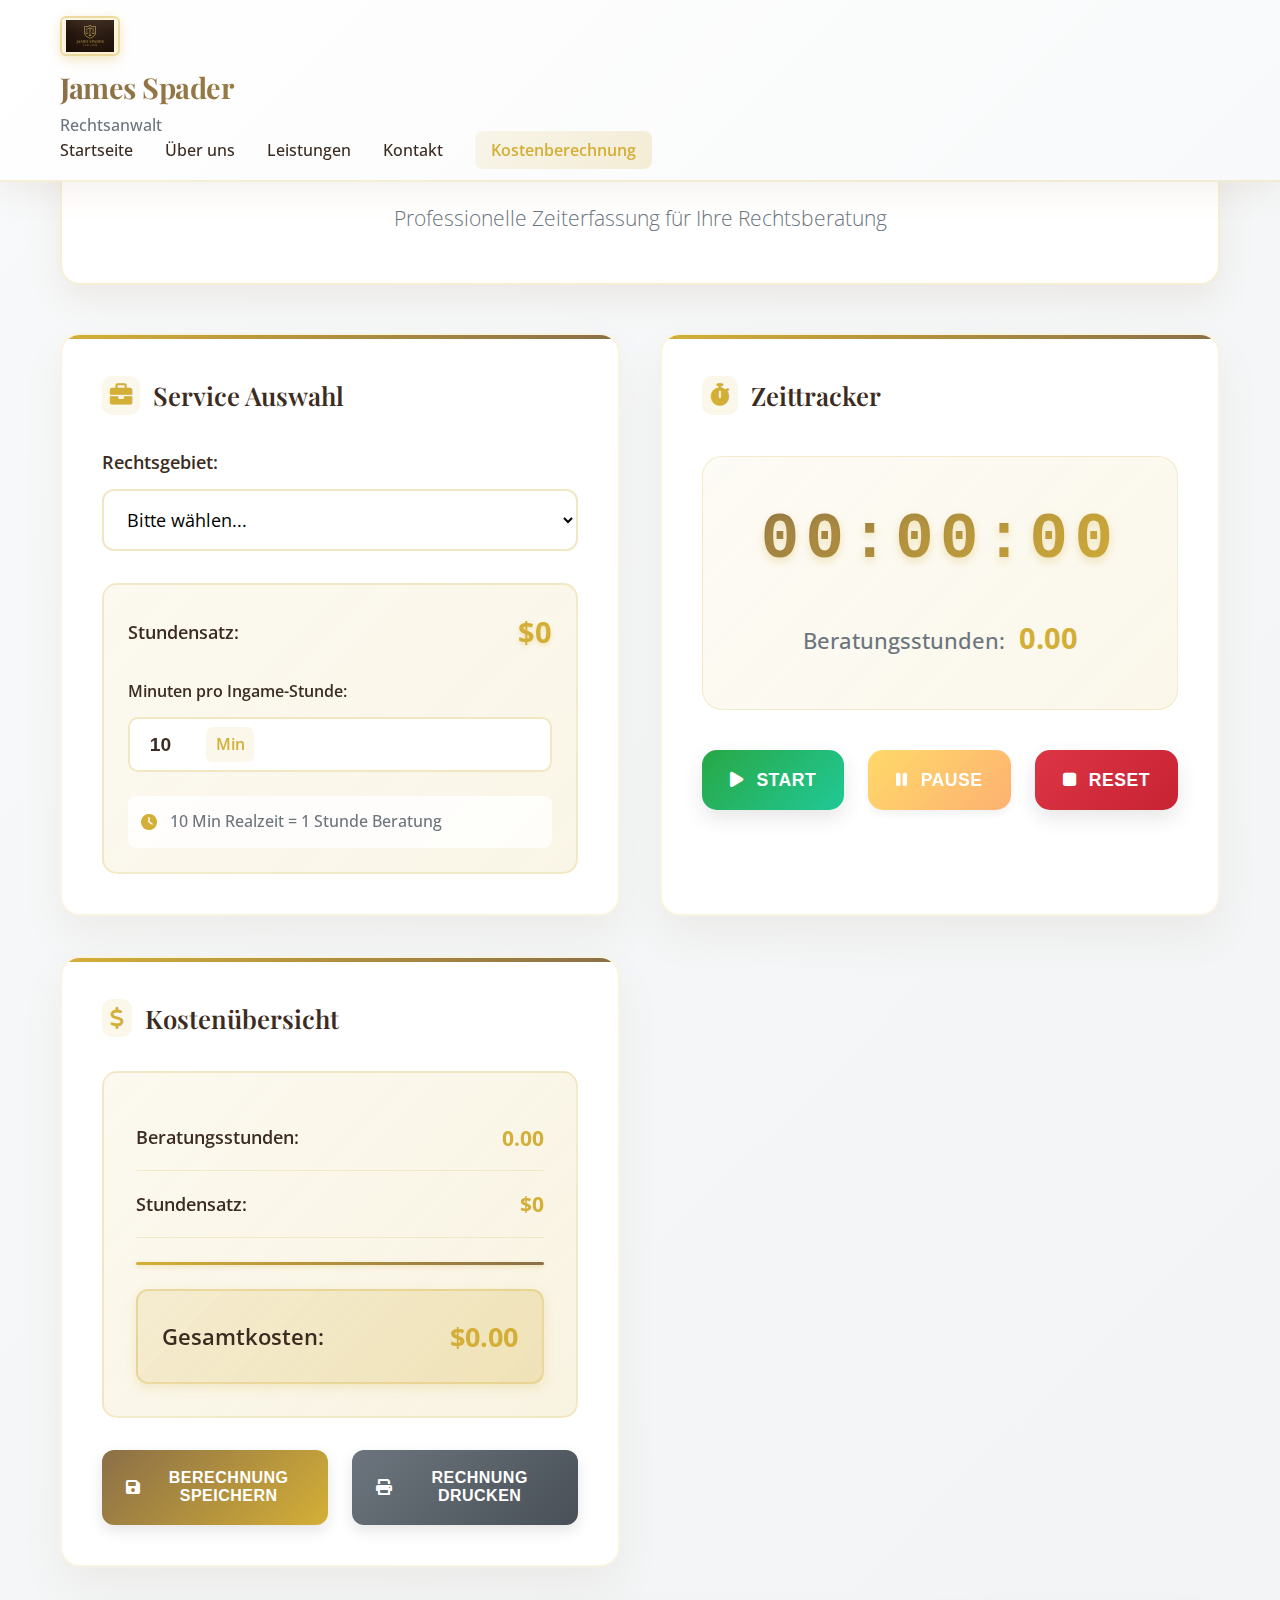
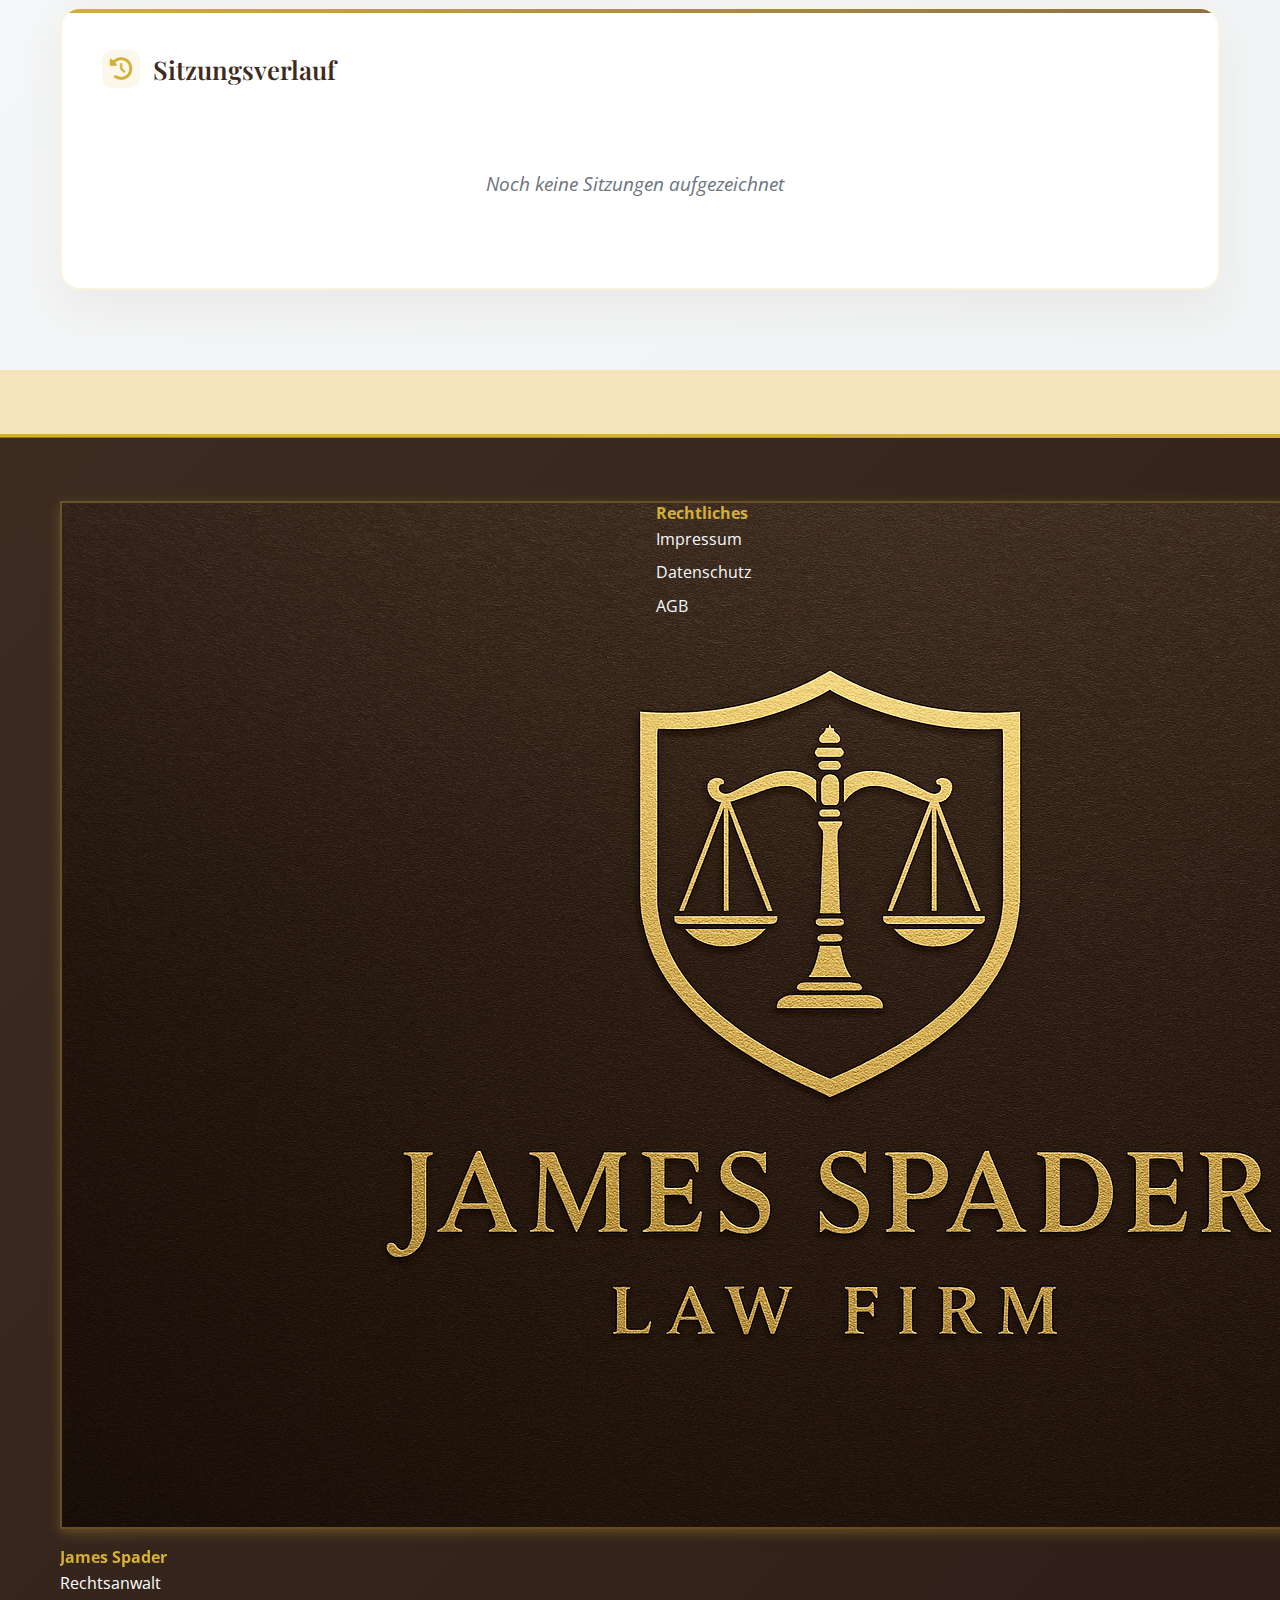
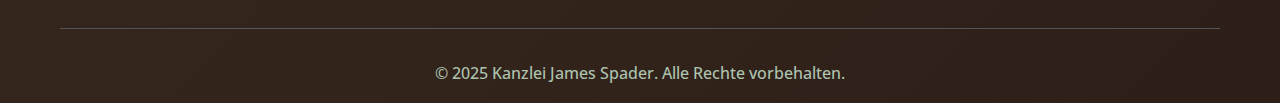
<file: berechnung.html>
<!DOCTYPE html>
<html lang="de">
<head>
    <meta charset="UTF-8">
    <meta name="viewport" content="width=device-width, initial-scale=1.0">
    <title>Kostenberechnung - Kanzlei James Spader</title>
    <link rel="stylesheet" href="styles.css">
    <link rel="stylesheet" href="calculation-styles.css">
    <link rel="stylesheet" href="https://cdnjs.cloudflare.com/ajax/libs/font-awesome/6.0.0/css/all.min.css">
    <link rel="preconnect" href="https://fonts.googleapis.com">
    <link rel="preconnect" href="https://fonts.gstatic.com" crossorigin>
    <link href="https://fonts.googleapis.com/css2?family=Playfair+Display:wght@400;600;700&family=Open+Sans:wght@300;400;500;600&display=swap" rel="stylesheet">
</head>
<body>
    <!-- Header Navigation -->
    <header class="header">
        <div class="container">
            <nav class="navbar">
                <div class="nav-brand">
                    <img src="img/logo.png" alt="Kanzlei James Spader" class="logo-img">
                    <div class="logo-text">
                        <h2>James Spader</h2>
                        <span>Rechtsanwalt</span>
                    </div>
                </div>
                <ul class="nav-menu">
                    <li><a href="index.html">Startseite</a></li>
                    <li><a href="index.html#about">Über uns</a></li>
                    <li><a href="index.html#services">Leistungen</a></li>
                    <li><a href="index.html#contact">Kontakt</a></li>
                    <li><a href="berechnung.html" class="active">Kostenberechnung</a></li>
                </ul>
                <div class="hamburger">
                    <span class="bar"></span>
                    <span class="bar"></span>
                    <span class="bar"></span>
                </div>
            </nav>
        </div>
    </header>

    <!-- Main Content -->
    <main class="main-content">
        <div class="container">
            <div class="calculation-header">
                <h1><i class="fas fa-calculator"></i> Kostenberechnung & Zeittracker</h1>
                <p>Professionelle Zeiterfassung für Ihre Rechtsberatung</p>
            </div>

            <div class="calculation-grid">
                <!-- Service Selection -->
                <div class="calculation-card">
                    <h3><i class="fas fa-briefcase"></i> Service Auswahl</h3>
                    <div class="service-selector">
                        <label for="serviceType">Rechtsgebiet:</label>
                        <select id="serviceType" onchange="updateServiceDetails()">
                            <option value="">Bitte wählen...</option>
                            <option value="strafrecht" data-rate="400">Strafrecht (400€/Stunde)</option>
                            <option value="zivilrecht" data-rate="350">Zivilrecht (350€/Stunde)</option>
                            <option value="wirtschaftsrecht" data-rate="500">Wirtschaftsrecht (500€/Stunde)</option>
                            <option value="vertraege" data-rate="250">Verträge & Dokumente (250€/Stunde)</option>
                        </select>
                    </div>
                    <div class="service-details" id="serviceDetails">
                        <div class="rate-display">
                            <span class="rate-label">Stundensatz:</span>
                            <span class="rate-amount" id="hourlyRate">$0</span>
                        </div>
                        <div class="time-settings">
                            <label for="minutesPerHour">Minuten pro Ingame-Stunde:</label>
                            <div class="time-input-group">
                                <input type="number" id="minutesPerHour" min="1" max="60" value="10" onchange="updateTimeSettings()">
                                <span class="time-unit">Min</span>
                            </div>
                        </div>
                        <div class="interval-info">
                            <i class="fas fa-clock"></i>
                            <span id="intervalDisplay">10 Min Realzeit = 1 Stunde Beratung</span>
                        </div>
                    </div>
                </div>

                <!-- Stopwatch -->
                <div class="calculation-card">
                    <h3><i class="fas fa-stopwatch"></i> Zeittracker</h3>
                    <div class="stopwatch-display">
                        <div class="time-display" id="timeDisplay">00:00:00</div>
                        <div class="game-hours">
                            <span>Beratungsstunden: </span>
                            <span id="gameHours">0.0</span>
                        </div>
                    </div>
                    <div class="stopwatch-controls">
                        <button class="timer-btn start-btn" id="startBtn" onclick="startTimer()">
                            <i class="fas fa-play"></i> Start
                        </button>
                        <button class="timer-btn pause-btn" id="pauseBtn" onclick="pauseTimer()" disabled>
                            <i class="fas fa-pause"></i> Pause
                        </button>
                        <button class="timer-btn reset-btn" id="resetBtn" onclick="resetTimer()">
                            <i class="fas fa-stop"></i> Reset
                        </button>
                    </div>
                </div>

                <!-- Cost Calculation -->
                <div class="calculation-card">
                    <h3><i class="fas fa-dollar-sign"></i> Kostenübersicht</h3>
                    <div class="cost-breakdown">
                        <div class="cost-item">
                            <span class="cost-label">Beratungsstunden:</span>
                            <span class="cost-value" id="totalHours">0.0</span>
                        </div>
                        <div class="cost-item">
                            <span class="cost-label">Stundensatz:</span>
                            <span class="cost-value" id="displayRate">$0</span>
                        </div>
                        <div class="cost-divider"></div>
                        <div class="cost-item total">
                            <span class="cost-label">Gesamtkosten:</span>
                            <span class="cost-value" id="totalCost">$0</span>
                        </div>
                    </div>
                    <div class="cost-actions">
                        <button class="action-btn save-btn" onclick="saveCalculation()">
                            <i class="fas fa-save"></i> Berechnung speichern
                        </button>
                        <button class="action-btn print-btn" onclick="printCalculation()">
                            <i class="fas fa-print"></i> Rechnung drucken
                        </button>
                    </div>
                </div>

                <!-- History -->
                <div class="calculation-card full-width">
                    <h3><i class="fas fa-history"></i> Sitzungsverlauf</h3>
                    <div class="session-history" id="sessionHistory">
                        <p class="no-sessions">Noch keine Sitzungen aufgezeichnet</p>
                    </div>
                </div>
            </div>
        </div>
    </main>

    <!-- Footer -->
    <footer class="footer">
        <div class="container">
            <div class="footer-content">
                <div class="footer-section">
                    <div class="footer-brand">
                        <img src="img/logo.png" alt="Kanzlei James Spader" class="footer-logo">
                        <div>
                            <h4>James Spader</h4>
                            <span>Rechtsanwalt</span>
                        </div>
                    </div>
                </div>
                <div class="footer-section">
                    <h4>Rechtliches</h4>
                    <ul>
                        <li><a href="impressum.html">Impressum</a></li>
                        <li><a href="datenschutz.html">Datenschutz</a></li>
                        <li><a href="agb.html">AGB</a></li>
                    </ul>
                </div>
            </div>
            <div class="footer-bottom">
                <p>&copy; 2025 Kanzlei James Spader. Alle Rechte vorbehalten.</p>
            </div>
        </div>
    </footer>

    <script src="calculation.js"></script>
</body>
</html>
</file>
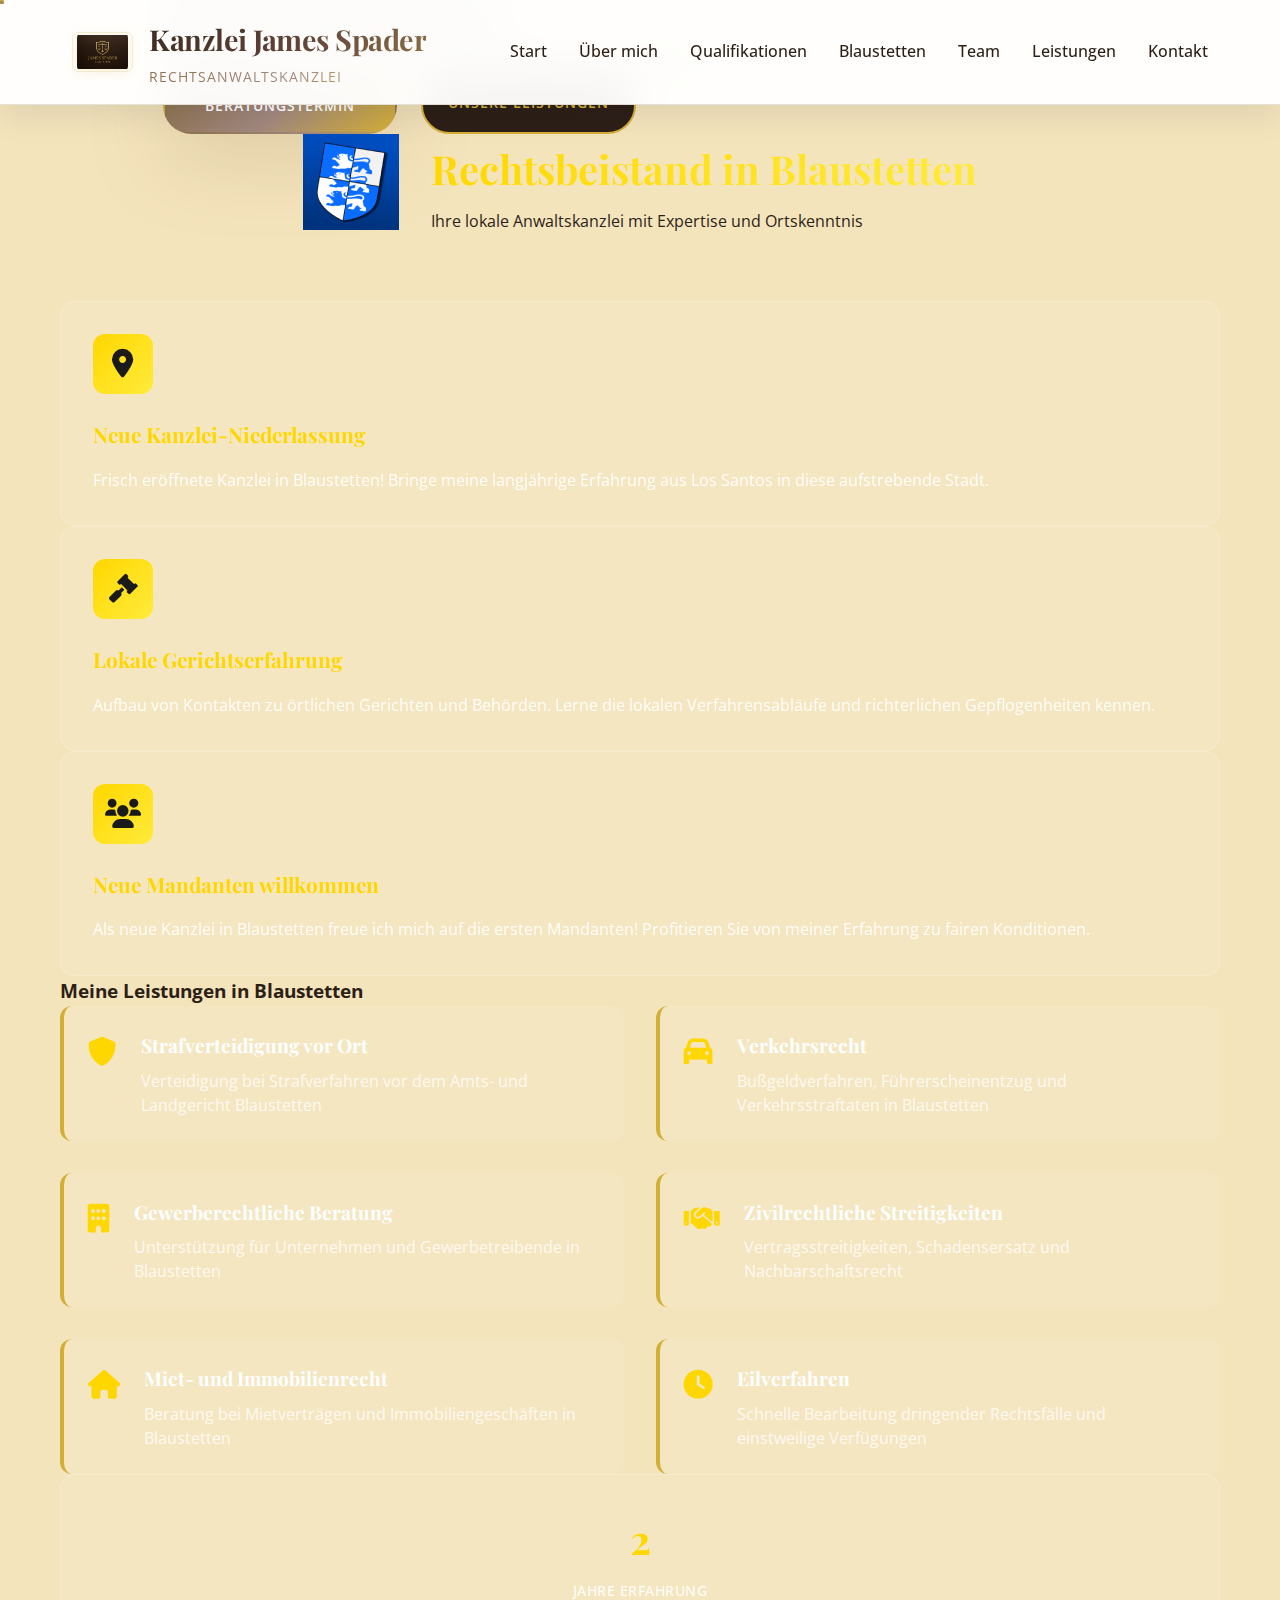
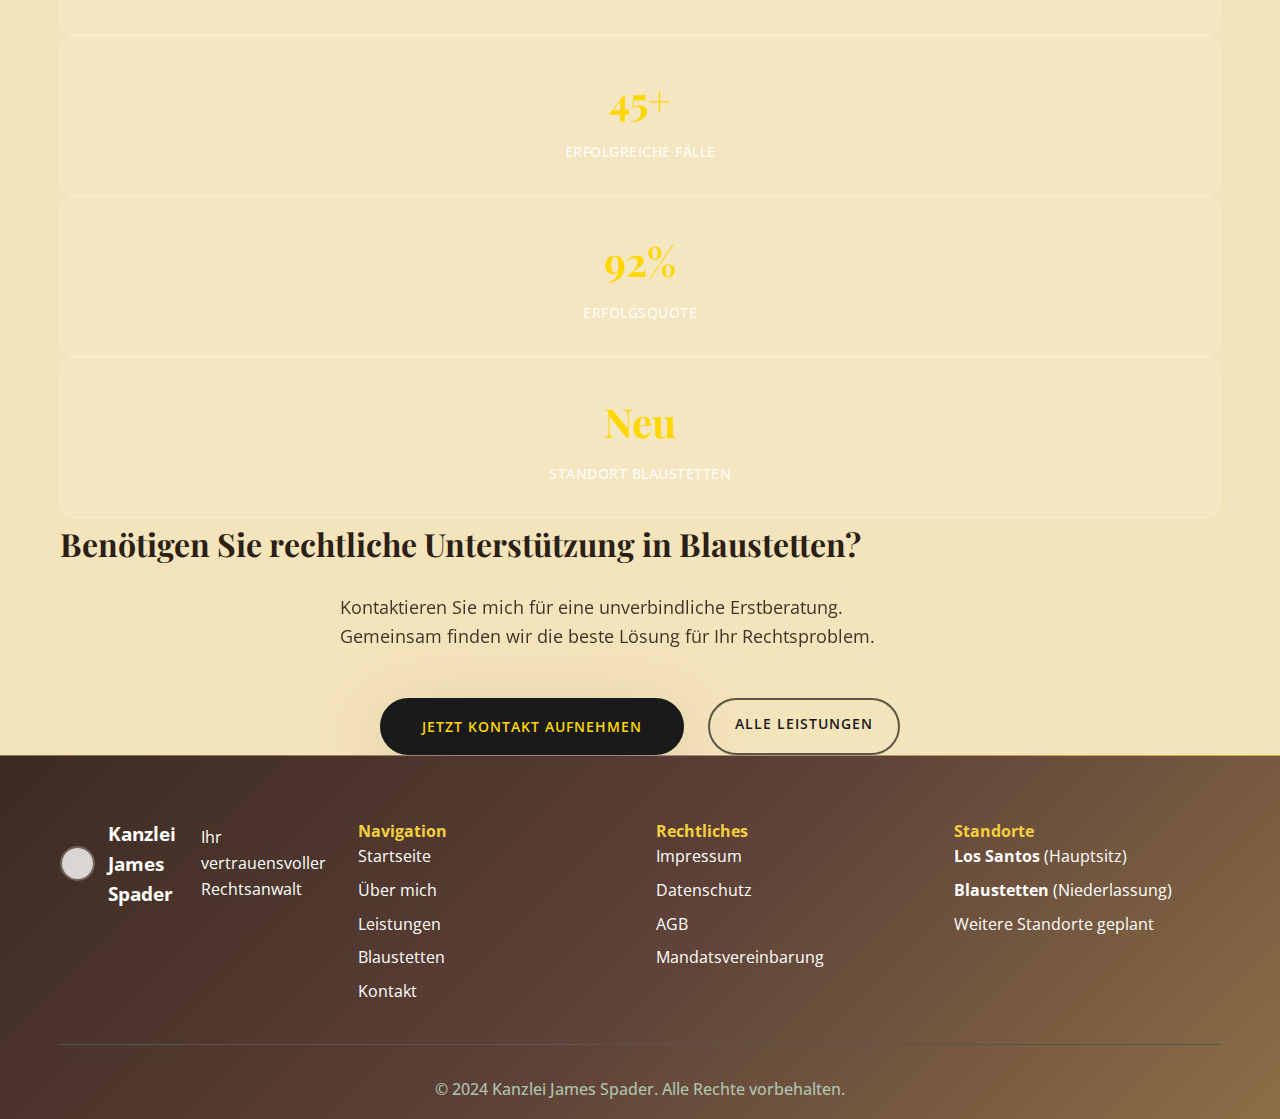
<file: blaustetten.html>
<!DOCTYPE html>
<html lang="de">
<head>
    <meta charset="UTF-8">
    <meta name="viewport" content="width=device-width, initial-scale=1.0">
    <meta name="description" content="Kanzlei James Spader in Blaustetten - Lokale Rechtsberatung mit persönlicher Betreuung. Spezialist für Strafrecht, Verkehrsrecht und Zivilrecht vor Ort.">
    <meta name="keywords" content="Rechtsanwalt Blaustetten, James Spader, Strafrecht Blaustetten, Anwalt vor Ort, Rechtsbeistand, GTA RP">
    <meta name="author" content="Kanzlei James Spader">
    <meta property="og:title" content="Kanzlei James Spader - Standort Blaustetten">
    <meta property="og:description" content="Lokale Rechtsberatung in Blaustetten mit persönlicher Betreuung und Ortskenntnissen.">
    <meta property="og:image" content="img/bst.png">
    <meta property="og:type" content="website">
    <title>Kanzlei James Spader - Standort Blaustetten</title>
    
    <!-- Favicon -->
    <link rel="icon" type="image/png" sizes="32x32" href="img/logo.png">
    <link rel="icon" type="image/png" sizes="16x16" href="img/logo.png">
    <link rel="shortcut icon" href="img/logo.png">
    <link rel="apple-touch-icon" sizes="180x180" href="img/logo.png">
    
    <link rel="stylesheet" href="styles.css">
    <link href="https://fonts.googleapis.com/css2?family=Playfair+Display:wght@400;700&family=Open+Sans:wght@300;400;600&display=swap" rel="stylesheet">
    <link rel="stylesheet" href="https://cdnjs.cloudflare.com/ajax/libs/font-awesome/6.0.0/css/all.min.css">
</head>
<body>
    <header class="header">
        <nav class="navbar">
            <div class="nav-container">
                <div class="logo">
                    <img src="img/logo.png" alt="Kanzlei James Spader Logo" class="logo-img">
                    <div class="logo-text">
                        <h2>Kanzlei James Spader</h2>
                        <span class="subtitle">Rechtsanwaltskanzlei</span>
                    </div>
                </div>
                <ul class="nav-menu">
                    <li><a href="index.html">Start</a></li>
                    <li><a href="index.html#about">Über mich</a></li>
                    <li><a href="index.html#certificates">Qualifikationen</a></li>
                    <li><a href="blaustetten.html" class="active">Blaustetten</a></li>
                    <li><a href="index.html#team">Team</a></li>
                    <li><a href="index.html#services">Leistungen</a></li>
                    <li><a href="index.html#contact">Kontakt</a></li>
                </ul>
                <div class="hamburger">
                    <span></span>
                    <span></span>
                    <span></span>
                </div>
            </div>
        </nav>
    </header>

    <main>
        <!-- Hero Section -->
        <section class="hero-blaustetten">
            <div class="hero-overlay"></div>
            <div class="hero-content">
                <div class="container">
                    <div class="hero-text">
                        <h1>Standort <span class="highlight">Blaustetten</span></h1>
                        <p>Lokale Präsenz • Persönliche Betreuung • Ortskundige Rechtsberatung</p>
                        <div class="hero-buttons">
                            <a href="index.html#contact" class="btn btn-primary">Beratungstermin</a>
                            <a href="#services-blaustetten" class="btn btn-secondary">Unsere Leistungen</a>
                        </div>
                    </div>
                </div>
            </div>
        </section>

        <!-- Blaustetten Section -->
        <section id="blaustetten" class="blaustetten-section">
            <div class="container">
                <div class="section-header">
                    <div class="blaustetten-logo">
                        <img src="img/bst.png" alt="Blaustetten Server Logo" class="bst-logo">
                    </div>
                    <div class="section-title">
                        <h2>Rechtsbeistand in Blaustetten</h2>
                        <p>Ihre lokale Anwaltskanzlei mit Expertise und Ortskenntnis</p>
                    </div>
                </div>
                
                <div class="blaustetten-content">
                    <div class="blaustetten-info">
                        <div class="info-card">
                            <div class="info-icon">
                                <i class="fas fa-map-marker-alt"></i>
                            </div>
                            <h3>Neue Kanzlei-Niederlassung</h3>
                            <p>Frisch eröffnete Kanzlei in Blaustetten! Bringe meine langjährige Erfahrung aus Los Santos in diese aufstrebende Stadt.</p>
                        </div>
                        
                        <div class="info-card">
                            <div class="info-icon">
                                <i class="fas fa-gavel"></i>
                            </div>
                            <h3>Lokale Gerichtserfahrung</h3>
                            <p>Aufbau von Kontakten zu örtlichen Gerichten und Behörden. Lerne die lokalen Verfahrensabläufe und richterlichen Gepflogenheiten kennen.</p>
                        </div>
                        
                        <div class="info-card">
                            <div class="info-icon">
                                <i class="fas fa-users"></i>
                            </div>
                            <h3>Neue Mandanten willkommen</h3>
                            <p>Als neue Kanzlei in Blaustetten freue ich mich auf die ersten Mandanten! Profitieren Sie von meiner Erfahrung zu fairen Konditionen.</p>
                        </div>
                    </div>
                    
                    <div id="services-blaustetten" class="blaustetten-services">
                        <h3>Meine Leistungen in Blaustetten</h3>
                        <div class="services-list">
                            <div class="service-item">
                                <i class="fas fa-shield-alt"></i>
                                <div>
                                    <h4>Strafverteidigung vor Ort</h4>
                                    <p>Verteidigung bei Strafverfahren vor dem Amts- und Landgericht Blaustetten</p>
                                </div>
                            </div>
                            
                            <div class="service-item">
                                <i class="fas fa-car"></i>
                                <div>
                                    <h4>Verkehrsrecht</h4>
                                    <p>Bußgeldverfahren, Führerscheinentzug und Verkehrsstraftaten in Blaustetten</p>
                                </div>
                            </div>
                            
                            <div class="service-item">
                                <i class="fas fa-building"></i>
                                <div>
                                    <h4>Gewerberechtliche Beratung</h4>
                                    <p>Unterstützung für Unternehmen und Gewerbetreibende in Blaustetten</p>
                                </div>
                            </div>
                            
                            <div class="service-item">
                                <i class="fas fa-handshake"></i>
                                <div>
                                    <h4>Zivilrechtliche Streitigkeiten</h4>
                                    <p>Vertragsstreitigkeiten, Schadensersatz und Nachbarschaftsrecht</p>
                                </div>
                            </div>
                            
                            <div class="service-item">
                                <i class="fas fa-home"></i>
                                <div>
                                    <h4>Miet- und Immobilienrecht</h4>
                                    <p>Beratung bei Mietverträgen und Immobiliengeschäften in Blaustetten</p>
                                </div>
                            </div>
                            
                            <div class="service-item">
                                <i class="fas fa-clock"></i>
                                <div>
                                    <h4>Eilverfahren</h4>
                                    <p>Schnelle Bearbeitung dringender Rechtsfälle und einstweilige Verfügungen</p>
                                </div>
                            </div>
                        </div>
                    </div>
                    
                    <div class="blaustetten-stats">
                        <div class="stat-card">
                            <div class="stat-number">2</div>
                            <div class="stat-label">Jahre Erfahrung</div>
                        </div>
                        <div class="stat-card">
                            <div class="stat-number">45+</div>
                            <div class="stat-label">Erfolgreiche Fälle</div>
                        </div>
                        <div class="stat-card">
                            <div class="stat-number">92%</div>
                            <div class="stat-label">Erfolgsquote</div>
                        </div>
                        <div class="stat-card">
                            <div class="stat-number">Neu</div>
                            <div class="stat-label">Standort Blaustetten</div>
                        </div>
                    </div>
                </div>

                <!-- Contact CTA -->
                <div class="blaustetten-cta">
                    <div class="cta-content">
                        <h3>Benötigen Sie rechtliche Unterstützung in Blaustetten?</h3>
                        <p>Kontaktieren Sie mich für eine unverbindliche Erstberatung. Gemeinsam finden wir die beste Lösung für Ihr Rechtsproblem.</p>
                        <div class="cta-buttons">
                            <a href="index.html#contact" class="btn btn-primary">Jetzt Kontakt aufnehmen</a>
                            <a href="index.html#services" class="btn btn-secondary">Alle Leistungen</a>
                        </div>
                    </div>
                </div>
            </div>
        </section>
    </main>

    <footer class="footer">
        <div class="container">
            <div class="footer-content">
                <div class="footer-section">
                    <div class="footer-logo">
                        <img src="img/logo.png" alt="Kanzlei James Spader" class="footer-logo-img">
                        <h3>Kanzlei James Spader</h3>
                        <p>Ihr vertrauensvoller Rechtsanwalt</p>
                    </div>
                </div>
                <div class="footer-section">
                    <h4>Navigation</h4>
                    <ul>
                        <li><a href="index.html">Startseite</a></li>
                        <li><a href="index.html#about">Über mich</a></li>
                        <li><a href="index.html#services">Leistungen</a></li>
                        <li><a href="blaustetten.html">Blaustetten</a></li>
                        <li><a href="index.html#contact">Kontakt</a></li>
                    </ul>
                </div>
                <div class="footer-section">
                    <h4>Rechtliches</h4>
                    <ul>
                        <li><a href="impressum.html">Impressum</a></li>
                        <li><a href="datenschutz.html">Datenschutz</a></li>
                        <li><a href="agb.html">AGB</a></li>
                        <li><a href="mandatsvereinbarung.html">Mandatsvereinbarung</a></li>
                    </ul>
                </div>
                <div class="footer-section">
                    <h4>Standorte</h4>
                    <ul>
                        <li><strong>Los Santos</strong> (Hauptsitz)</li>
                        <li><strong>Blaustetten</strong> (Niederlassung)</li>
                        <li>Weitere Standorte geplant</li>
                    </ul>
                </div>
            </div>
            <div class="footer-bottom">
                <p>&copy; 2024 Kanzlei James Spader. Alle Rechte vorbehalten.</p>
            </div>
        </div>
    </footer>

    <script src="script.js"></script>
</body>
</html>
</file>
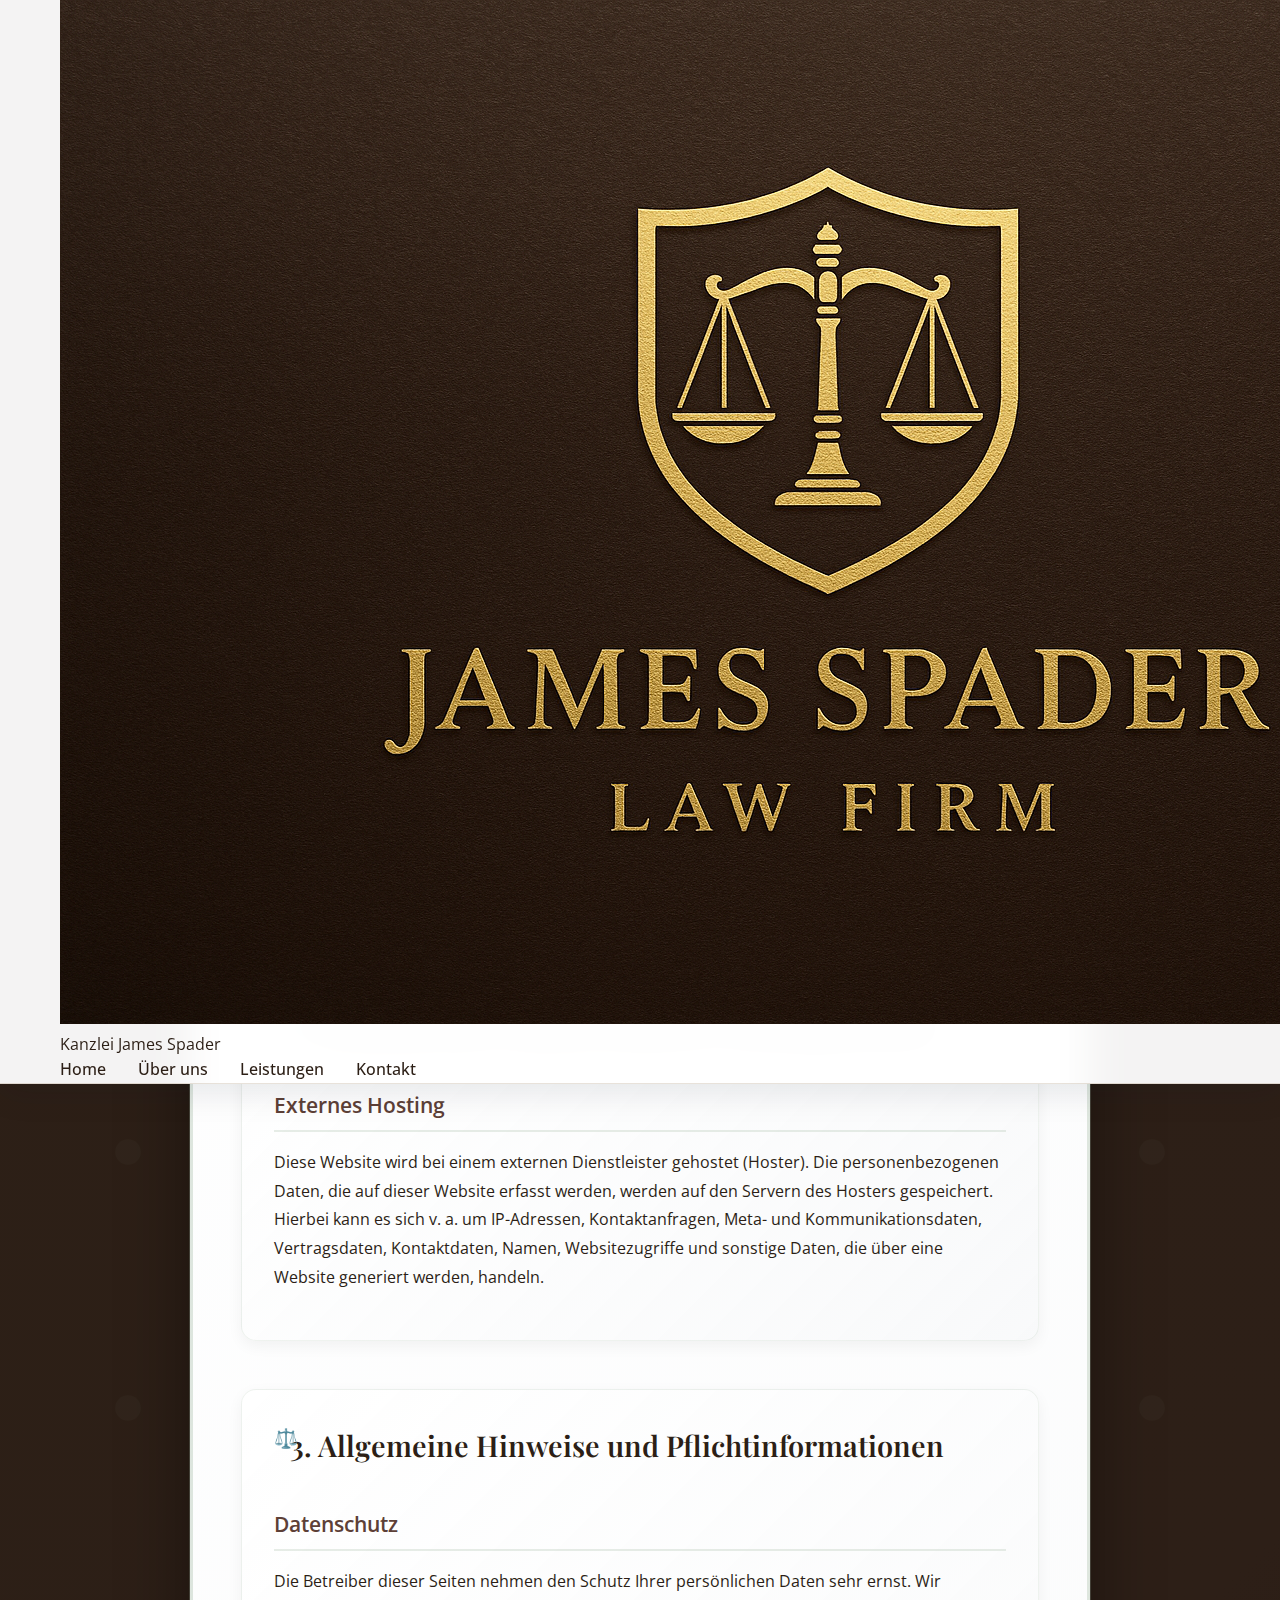
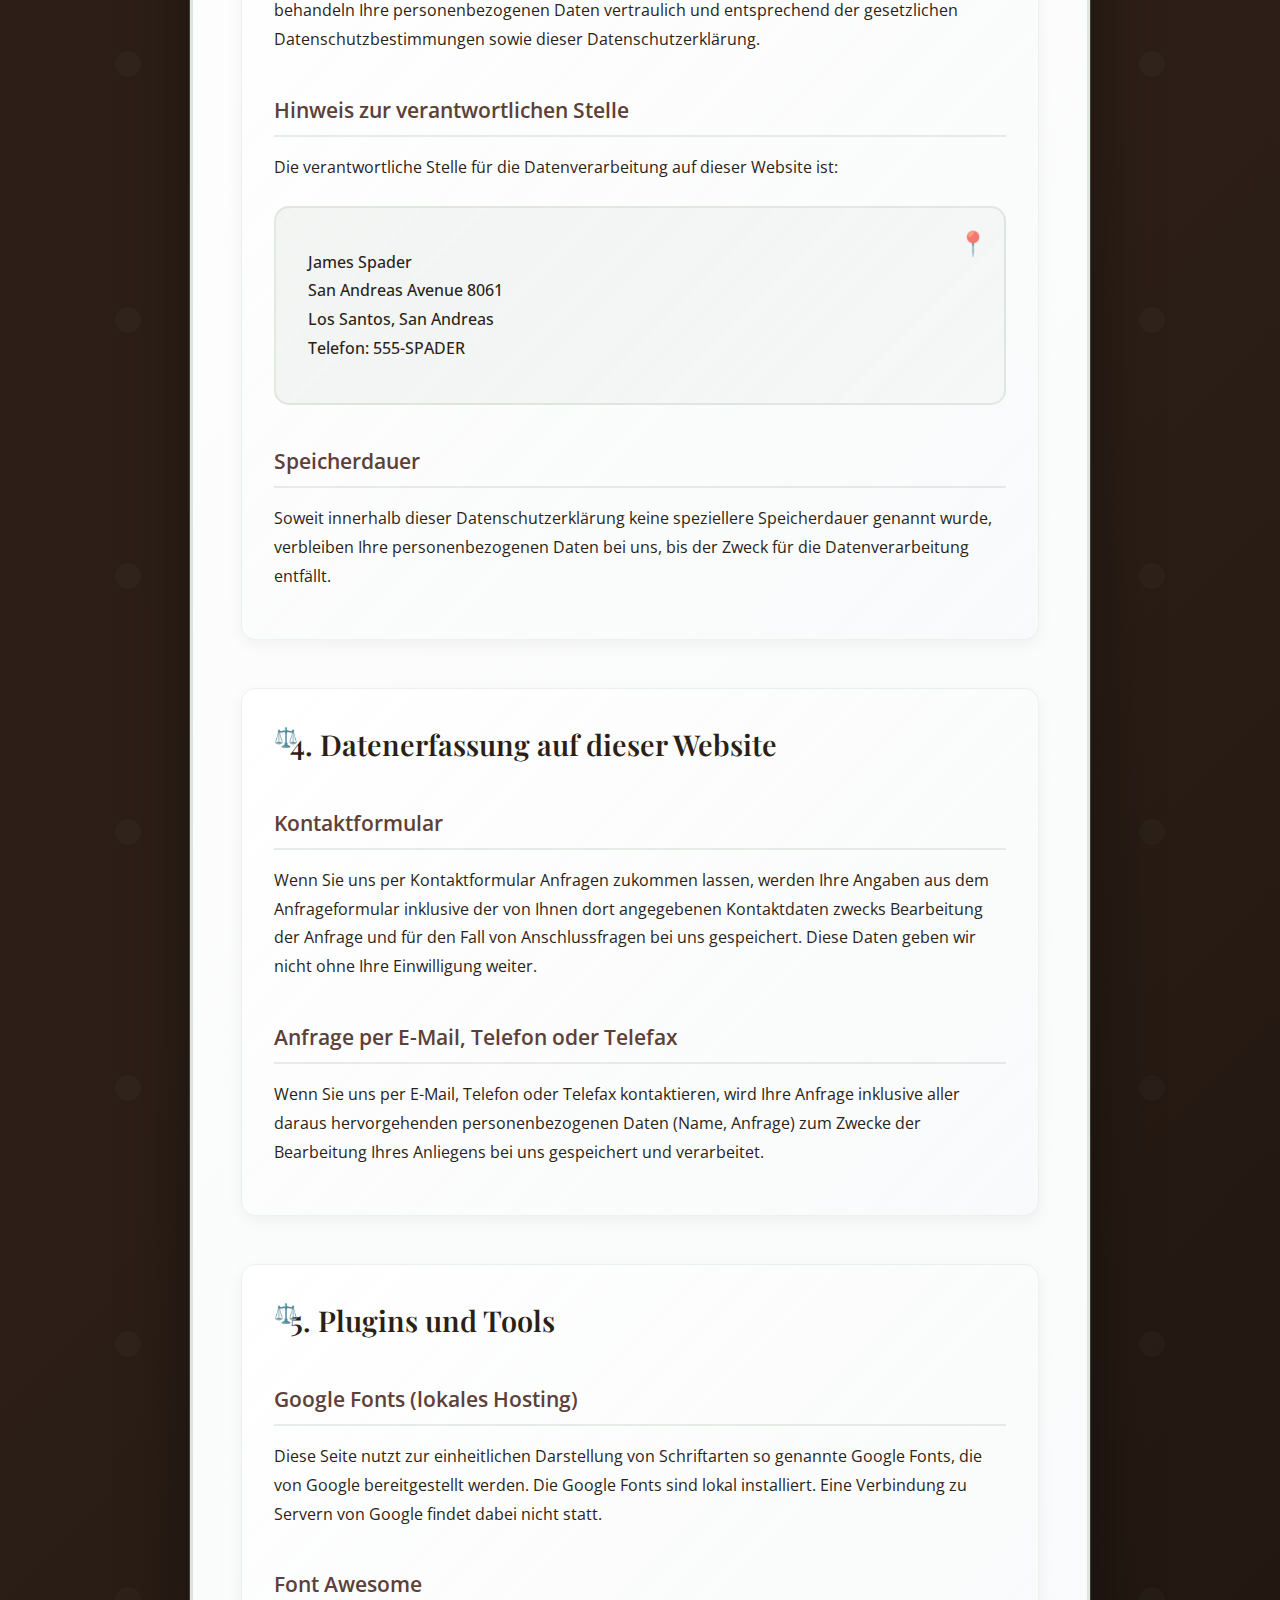
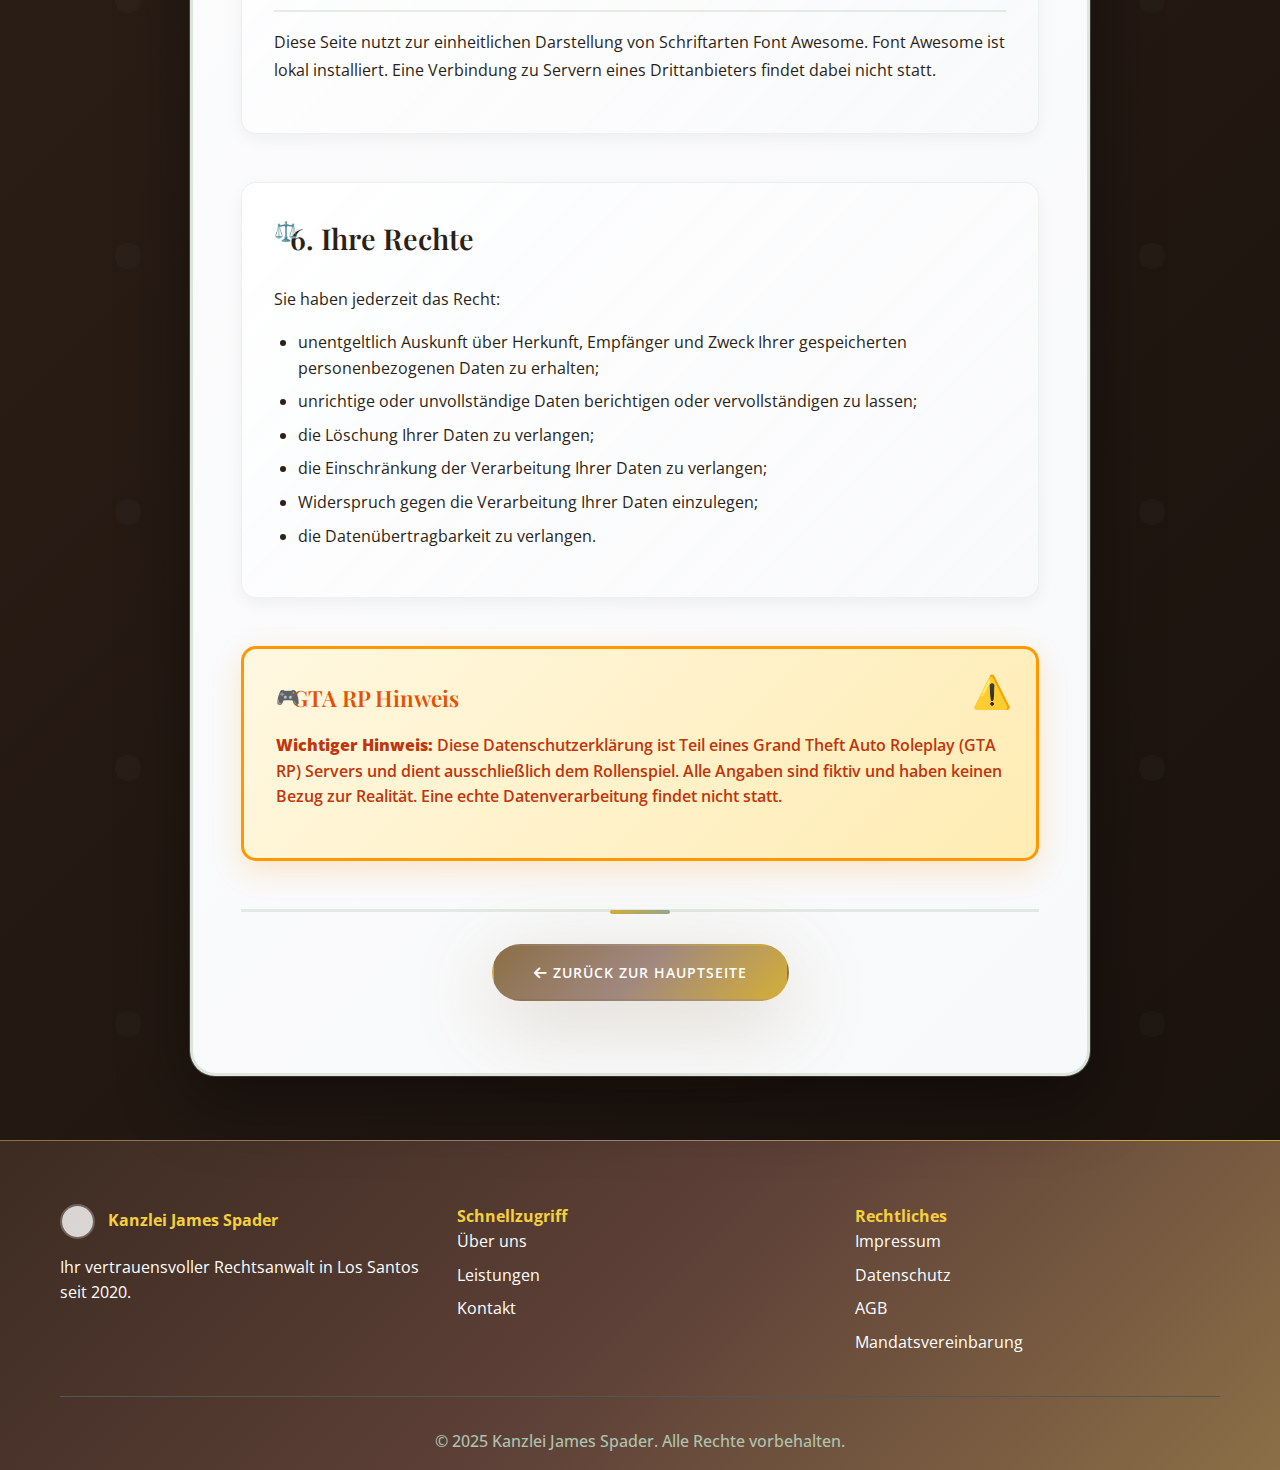
<file: datenschutz.html>
<!DOCTYPE html>
<html lang="de">
<head>
    <meta charset="UTF-8">
    <meta name="viewport" content="width=device-width, initial-scale=1.0">
    <title>Datenschutzerklärung - Kanzlei James Spader</title>
    <link rel="stylesheet" href="styles.css">
    <link rel="preconnect" href="https://fonts.googleapis.com">
    <link rel="preconnect" href="https://fonts.gstatic.com" crossorigin>
    <link href="https://fonts.googleapis.com/css2?family=Playfair+Display:wght@400;600;700&family=Open+Sans:wght@300;400;600;700&display=swap" rel="stylesheet">
    <link rel="stylesheet" href="https://cdnjs.cloudflare.com/ajax/libs/font-awesome/6.0.0/css/all.min.css">
    <link rel="icon" type="image/png" href="img/logo.png">
</head>
<body>
    <header class="header">
        <nav class="nav">
            <div class="container">
                <div class="nav-content">
                    <div class="nav-logo">
                        <img src="img/logo.png" alt="Kanzlei James Spader Logo" class="nav-logo-img">
                        <span class="nav-logo-text">Kanzlei James Spader</span>
                    </div>
                    <ul class="nav-menu">
                        <li class="nav-item"><a href="index.html" class="nav-link">Home</a></li>
                        <li class="nav-item"><a href="index.html#about" class="nav-link">Über uns</a></li>
                        <li class="nav-item"><a href="index.html#services" class="nav-link">Leistungen</a></li>
                        <li class="nav-item"><a href="index.html#contact" class="nav-link">Kontakt</a></li>
                    </ul>
                    <div class="hamburger">
                        <span></span>
                        <span></span>
                        <span></span>
                    </div>
                </div>
            </div>
        </nav>
    </header>

    <main class="main-content">
        <section class="legal-page">
            <div class="container">
                <div class="legal-content">
                    <h1>Datenschutzerklärung</h1>
                    
                    <div class="legal-section">
                        <h2>1. Datenschutz auf einen Blick</h2>
                        
                        <h3>Allgemeine Hinweise</h3>
                        <p>Die folgenden Hinweise geben einen einfachen Überblick darüber, was mit Ihren personenbezogenen Daten passiert, wenn Sie diese Website besuchen. Personenbezogene Daten sind alle Daten, mit denen Sie persönlich identifiziert werden können.</p>

                        <h3>Datenerfassung auf dieser Website</h3>
                        <p><strong>Wer ist verantwortlich für die Datenerfassung auf dieser Website?</strong></p>
                        <p>Die Datenverarbeitung auf dieser Website erfolgt durch den Websitebetreiber. Dessen Kontaktdaten können Sie dem Impressum dieser Website entnehmen.</p>

                        <p><strong>Wie erfassen wir Ihre Daten?</strong></p>
                        <p>Ihre Daten werden zum einen dadurch erhoben, dass Sie uns diese mitteilen. Hierbei kann es sich z.B. um Daten handeln, die Sie in ein Kontaktformular eingeben.</p>
                    </div>

                    <div class="legal-section">
                        <h2>2. Hosting und Content Delivery Networks (CDN)</h2>
                        
                        <h3>Externes Hosting</h3>
                        <p>Diese Website wird bei einem externen Dienstleister gehostet (Hoster). Die personenbezogenen Daten, die auf dieser Website erfasst werden, werden auf den Servern des Hosters gespeichert. Hierbei kann es sich v. a. um IP-Adressen, Kontaktanfragen, Meta- und Kommunikationsdaten, Vertragsdaten, Kontaktdaten, Namen, Websitezugriffe und sonstige Daten, die über eine Website generiert werden, handeln.</p>
                    </div>

                    <div class="legal-section">
                        <h2>3. Allgemeine Hinweise und Pflichtinformationen</h2>
                        
                        <h3>Datenschutz</h3>
                        <p>Die Betreiber dieser Seiten nehmen den Schutz Ihrer persönlichen Daten sehr ernst. Wir behandeln Ihre personenbezogenen Daten vertraulich und entsprechend der gesetzlichen Datenschutzbestimmungen sowie dieser Datenschutzerklärung.</p>

                        <h3>Hinweis zur verantwortlichen Stelle</h3>
                        <p>Die verantwortliche Stelle für die Datenverarbeitung auf dieser Website ist:</p>
                        <div class="contact-details">
                            <p>James Spader<br>
                            San Andreas Avenue 8061<br>
                            Los Santos, San Andreas<br>
                            Telefon: 555-SPADER</p>
                        </div>

                        <h3>Speicherdauer</h3>
                        <p>Soweit innerhalb dieser Datenschutzerklärung keine speziellere Speicherdauer genannt wurde, verbleiben Ihre personenbezogenen Daten bei uns, bis der Zweck für die Datenverarbeitung entfällt.</p>
                    </div>

                    <div class="legal-section">
                        <h2>4. Datenerfassung auf dieser Website</h2>
                        
                        <h3>Kontaktformular</h3>
                        <p>Wenn Sie uns per Kontaktformular Anfragen zukommen lassen, werden Ihre Angaben aus dem Anfrageformular inklusive der von Ihnen dort angegebenen Kontaktdaten zwecks Bearbeitung der Anfrage und für den Fall von Anschlussfragen bei uns gespeichert. Diese Daten geben wir nicht ohne Ihre Einwilligung weiter.</p>

                        <h3>Anfrage per E-Mail, Telefon oder Telefax</h3>
                        <p>Wenn Sie uns per E-Mail, Telefon oder Telefax kontaktieren, wird Ihre Anfrage inklusive aller daraus hervorgehenden personenbezogenen Daten (Name, Anfrage) zum Zwecke der Bearbeitung Ihres Anliegens bei uns gespeichert und verarbeitet.</p>
                    </div>

                    <div class="legal-section">
                        <h2>5. Plugins und Tools</h2>
                        
                        <h3>Google Fonts (lokales Hosting)</h3>
                        <p>Diese Seite nutzt zur einheitlichen Darstellung von Schriftarten so genannte Google Fonts, die von Google bereitgestellt werden. Die Google Fonts sind lokal installiert. Eine Verbindung zu Servern von Google findet dabei nicht statt.</p>

                        <h3>Font Awesome</h3>
                        <p>Diese Seite nutzt zur einheitlichen Darstellung von Schriftarten Font Awesome. Font Awesome ist lokal installiert. Eine Verbindung zu Servern eines Drittanbieters findet dabei nicht statt.</p>
                    </div>

                    <div class="legal-section">
                        <h2>6. Ihre Rechte</h2>
                        <p>Sie haben jederzeit das Recht:</p>
                        <ul>
                            <li>unentgeltlich Auskunft über Herkunft, Empfänger und Zweck Ihrer gespeicherten personenbezogenen Daten zu erhalten;</li>
                            <li>unrichtige oder unvollständige Daten berichtigen oder vervollständigen zu lassen;</li>
                            <li>die Löschung Ihrer Daten zu verlangen;</li>
                            <li>die Einschränkung der Verarbeitung Ihrer Daten zu verlangen;</li>
                            <li>Widerspruch gegen die Verarbeitung Ihrer Daten einzulegen;</li>
                            <li>die Datenübertragbarkeit zu verlangen.</li>
                        </ul>
                    </div>

                    <div class="legal-section disclaimer">
                        <h2>GTA RP Hinweis</h2>
                        <p><strong>Wichtiger Hinweis:</strong> Diese Datenschutzerklärung ist Teil eines Grand Theft Auto Roleplay (GTA RP) Servers und dient ausschließlich dem Rollenspiel. Alle Angaben sind fiktiv und haben keinen Bezug zur Realität. Eine echte Datenverarbeitung findet nicht statt.</p>
                    </div>

                    <div class="back-link">
                        <a href="index.html" class="btn btn-primary">
                            <i class="fas fa-arrow-left"></i> Zurück zur Hauptseite
                        </a>
                    </div>
                </div>
            </div>
        </section>
    </main>

    <footer class="footer">
        <div class="container">
            <div class="footer-content">
                <div class="footer-section">
                    <div class="footer-logo">
                        <img src="img/logo.png" alt="Kanzlei James Spader Logo" class="footer-logo-img">
                        <h4>Kanzlei James Spader</h4>
                    </div>
                    <p>Ihr vertrauensvoller Rechtsanwalt in Los Santos seit 2020.</p>
                </div>
                <div class="footer-section">
                    <h4>Schnellzugriff</h4>
                    <ul>
                        <li><a href="index.html#about">Über uns</a></li>
                        <li><a href="index.html#services">Leistungen</a></li>
                        <li><a href="index.html#contact">Kontakt</a></li>
                    </ul>
                </div>
                <div class="footer-section">
                    <h4>Rechtliches</h4>
                    <ul>
                        <li><a href="impressum.html">Impressum</a></li>
                        <li><a href="datenschutz.html">Datenschutz</a></li>
                        <li><a href="agb.html">AGB</a></li>
                        <li><a href="mandatsvereinbarung.html">Mandatsvereinbarung</a></li>
                    </ul>
                </div>
            </div>
            <div class="footer-bottom">
                <p>&copy; 2025 Kanzlei James Spader. Alle Rechte vorbehalten.</p>
            </div>
        </div>
    </footer>

    <script src="script.js"></script>
</body>
</html>
</file>
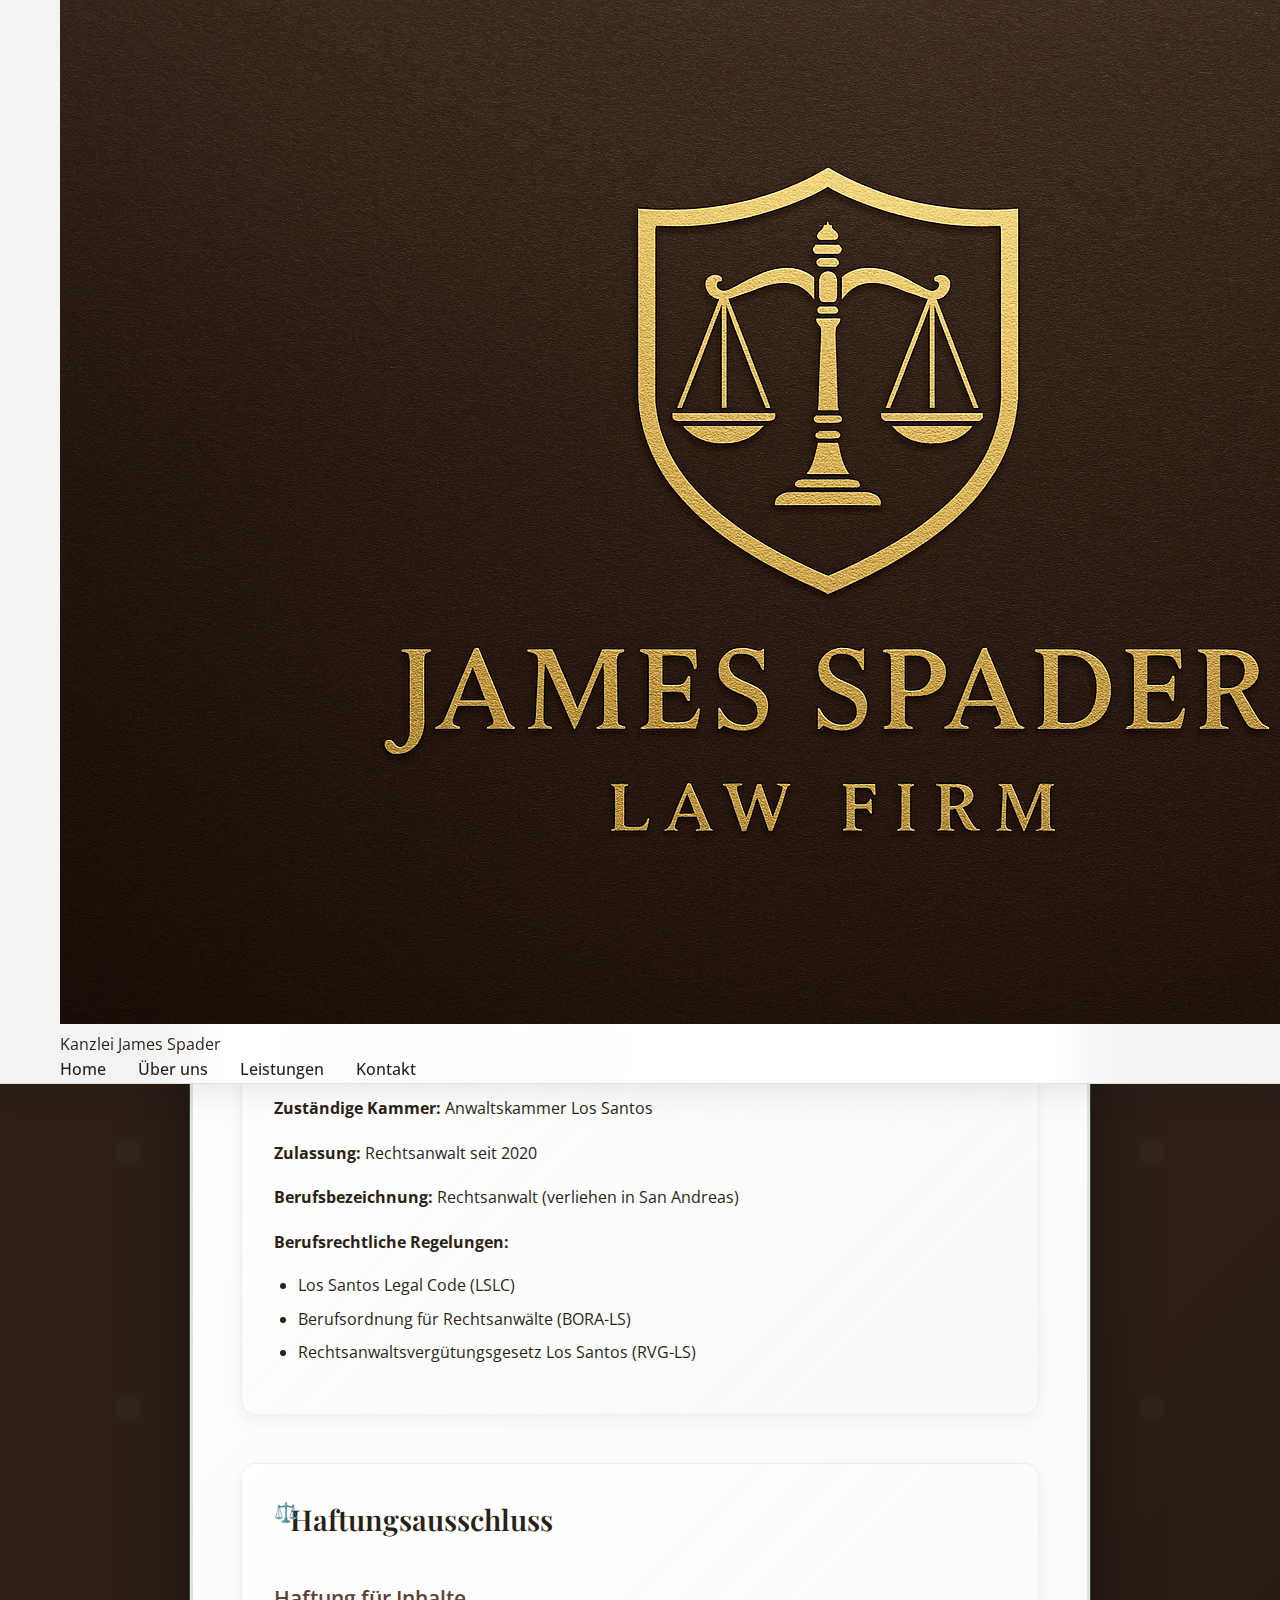
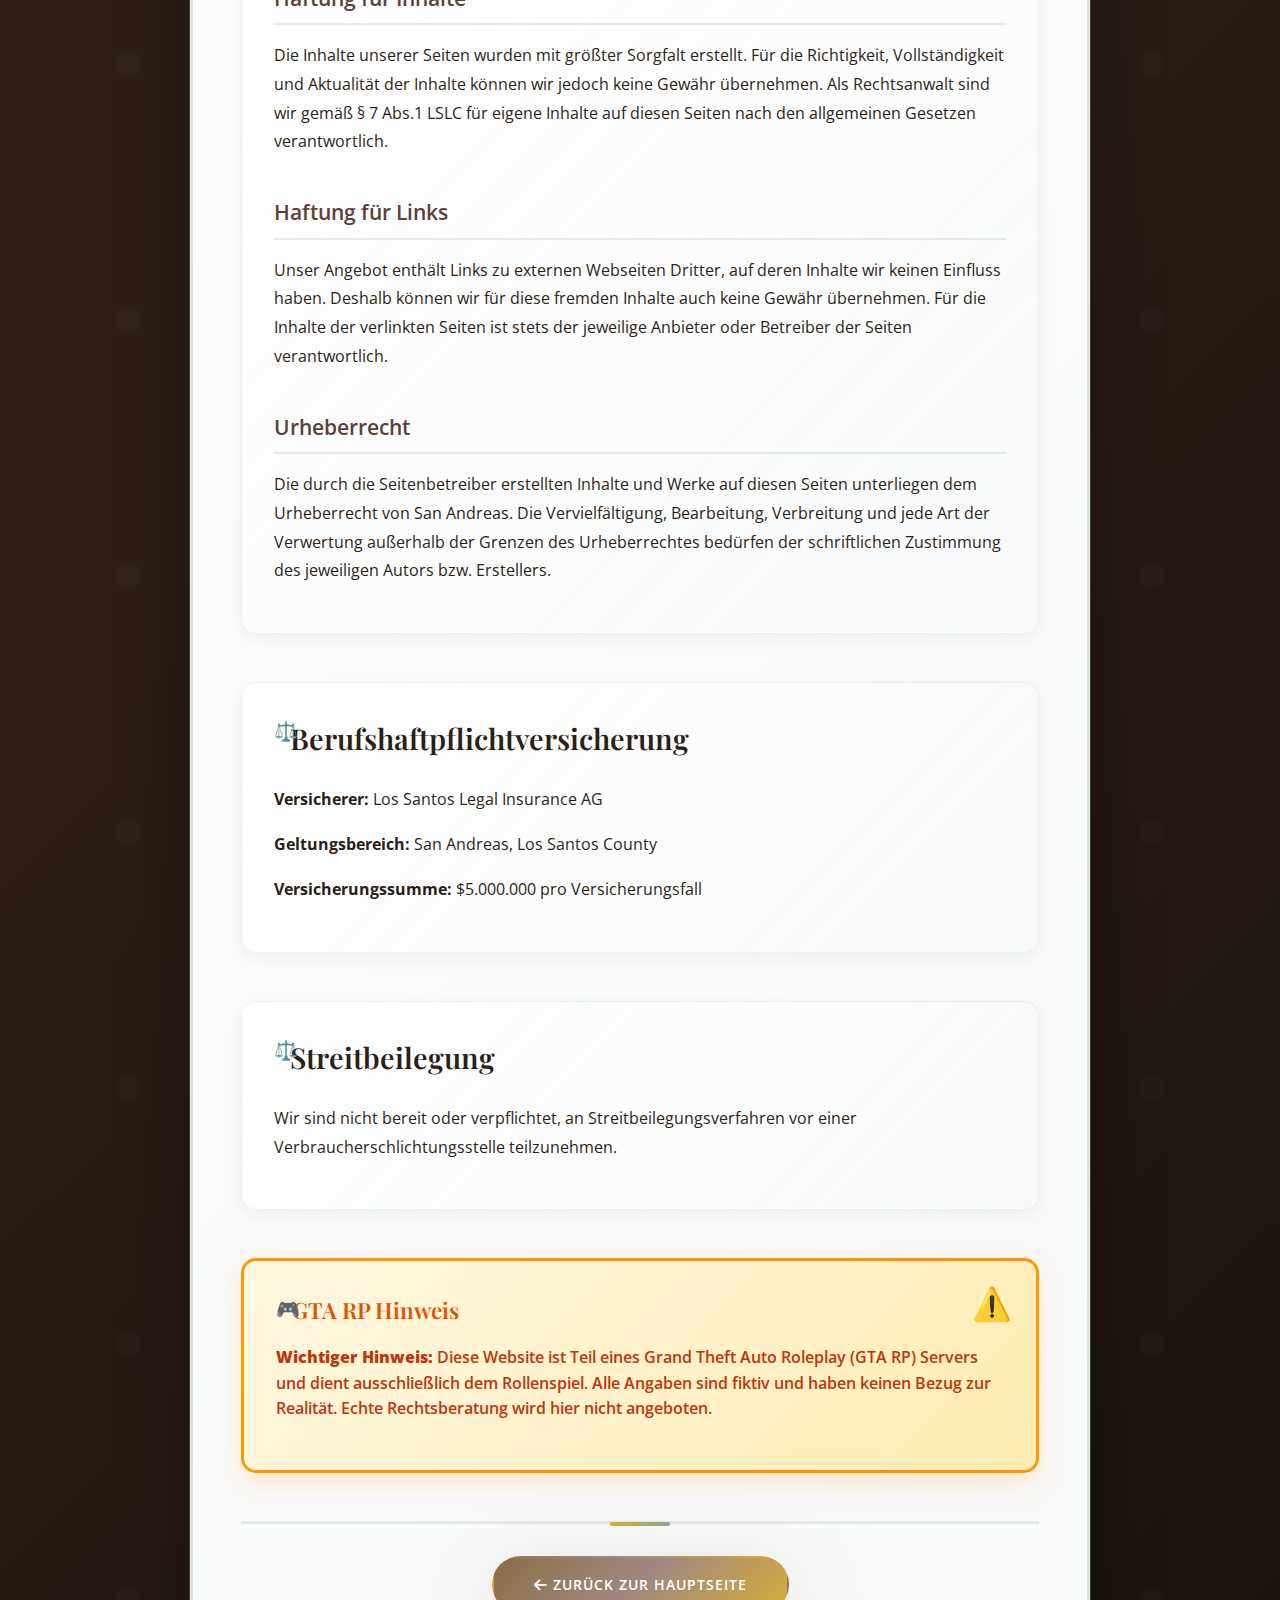
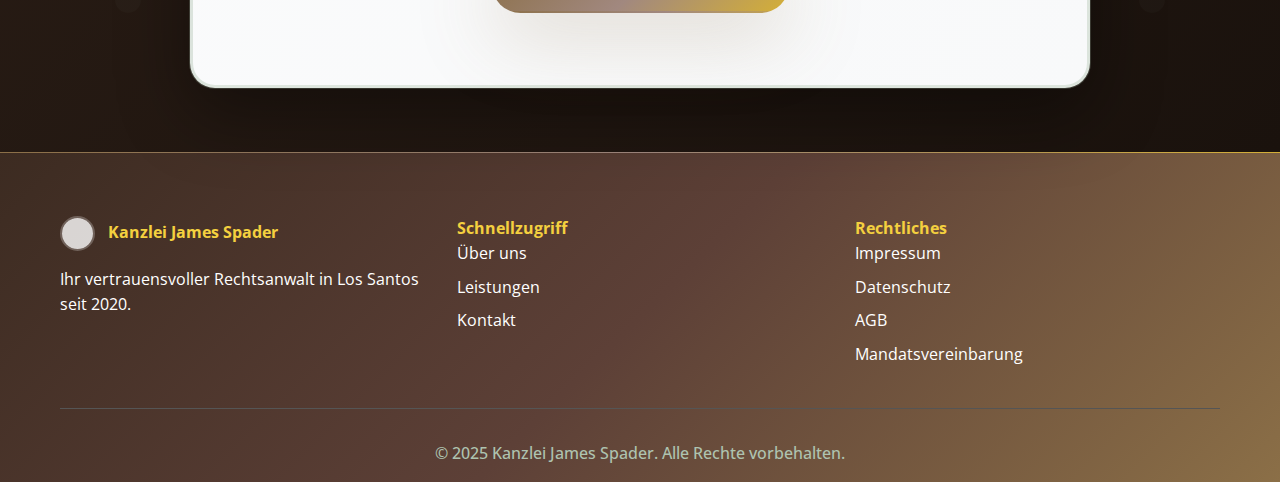
<file: impressum.html>
<!DOCTYPE html>
<html lang="de">
<head>
    <meta charset="UTF-8">
    <meta name="viewport" content="width=device-width, initial-scale=1.0">
    <title>Impressum - Kanzlei James Spader</title>
    <link rel="stylesheet" href="styles.css">
    <link rel="preconnect" href="https://fonts.googleapis.com">
    <link rel="preconnect" href="https://fonts.gstatic.com" crossorigin>
    <link href="https://fonts.googleapis.com/css2?family=Playfair+Display:wght@400;600;700&family=Open+Sans:wght@300;400;600;700&display=swap" rel="stylesheet">
    <link rel="stylesheet" href="https://cdnjs.cloudflare.com/ajax/libs/font-awesome/6.0.0/css/all.min.css">
    <link rel="icon" type="image/png" href="img/logo.png">
</head>
<body>
    <header class="header">
        <nav class="nav">
            <div class="container">
                <div class="nav-content">
                    <div class="nav-logo">
                        <img src="img/logo.png" alt="Kanzlei James Spader Logo" class="nav-logo-img">
                        <span class="nav-logo-text">Kanzlei James Spader</span>
                    </div>
                    <ul class="nav-menu">
                        <li class="nav-item"><a href="index.html" class="nav-link">Home</a></li>
                        <li class="nav-item"><a href="index.html#about" class="nav-link">Über uns</a></li>
                        <li class="nav-item"><a href="index.html#services" class="nav-link">Leistungen</a></li>
                        <li class="nav-item"><a href="index.html#contact" class="nav-link">Kontakt</a></li>
                    </ul>
                    <div class="hamburger">
                        <span></span>
                        <span></span>
                        <span></span>
                    </div>
                </div>
            </div>
        </nav>
    </header>

    <main class="main-content">
        <section class="legal-page">
            <div class="container">
                <div class="legal-content">
                    <div class="legal-page-header">
                        <h1>Impressum</h1>
                        <div class="legal-breadcrumb">
                            <a href="index.html">Startseite</a>
                            <span>/</span>
                            <span>Impressum</span>
                        </div>
                    </div>
                    
                    <div class="legal-section">
                        <h2>Angaben gemäß Los Santos Legal Code</h2>
                        <div class="contact-details">
                            <h3>Kanzlei James Spader</h3>
                            <p><strong>Rechtsanwalt:</strong> James Spader</p>
                            <p><strong>Adresse:</strong><br>
                               San Andreas Avenue 8061<br>
                               Los Santos, San Andreas</p>
                            <p><strong>Ingame Telefon:</strong> 555-SPADER</p>
                        </div>
                    </div>

                    <div class="legal-section">
                        <h2>Berufsrechtliche Angaben</h2>
                        <p><strong>Zuständige Kammer:</strong> Anwaltskammer Los Santos</p>
                        <p><strong>Zulassung:</strong> Rechtsanwalt seit 2020</p>
                        <p><strong>Berufsbezeichnung:</strong> Rechtsanwalt (verliehen in San Andreas)</p>
                        <p><strong>Berufsrechtliche Regelungen:</strong></p>
                        <ul>
                            <li>Los Santos Legal Code (LSLC)</li>
                            <li>Berufsordnung für Rechtsanwälte (BORA-LS)</li>
                            <li>Rechtsanwaltsvergütungsgesetz Los Santos (RVG-LS)</li>
                        </ul>
                    </div>

                    <div class="legal-section">
                        <h2>Haftungsausschluss</h2>
                        
                        <h3>Haftung für Inhalte</h3>
                        <p>Die Inhalte unserer Seiten wurden mit größter Sorgfalt erstellt. Für die Richtigkeit, Vollständigkeit und Aktualität der Inhalte können wir jedoch keine Gewähr übernehmen. Als Rechtsanwalt sind wir gemäß § 7 Abs.1 LSLC für eigene Inhalte auf diesen Seiten nach den allgemeinen Gesetzen verantwortlich.</p>

                        <h3>Haftung für Links</h3>
                        <p>Unser Angebot enthält Links zu externen Webseiten Dritter, auf deren Inhalte wir keinen Einfluss haben. Deshalb können wir für diese fremden Inhalte auch keine Gewähr übernehmen. Für die Inhalte der verlinkten Seiten ist stets der jeweilige Anbieter oder Betreiber der Seiten verantwortlich.</p>

                        <h3>Urheberrecht</h3>
                        <p>Die durch die Seitenbetreiber erstellten Inhalte und Werke auf diesen Seiten unterliegen dem Urheberrecht von San Andreas. Die Vervielfältigung, Bearbeitung, Verbreitung und jede Art der Verwertung außerhalb der Grenzen des Urheberrechtes bedürfen der schriftlichen Zustimmung des jeweiligen Autors bzw. Erstellers.</p>
                    </div>

                    <div class="legal-section">
                        <h2>Berufshaftpflichtversicherung</h2>
                        <p><strong>Versicherer:</strong> Los Santos Legal Insurance AG</p>
                        <p><strong>Geltungsbereich:</strong> San Andreas, Los Santos County</p>
                        <p><strong>Versicherungssumme:</strong> $5.000.000 pro Versicherungsfall</p>
                    </div>

                    <div class="legal-section">
                        <h2>Streitbeilegung</h2>
                        <p>Wir sind nicht bereit oder verpflichtet, an Streitbeilegungsverfahren vor einer Verbraucherschlichtungsstelle teilzunehmen.</p>
                    </div>

                    <div class="legal-section disclaimer">
                        <h2>GTA RP Hinweis</h2>
                        <p><strong>Wichtiger Hinweis:</strong> Diese Website ist Teil eines Grand Theft Auto Roleplay (GTA RP) Servers und dient ausschließlich dem Rollenspiel. Alle Angaben sind fiktiv und haben keinen Bezug zur Realität. Echte Rechtsberatung wird hier nicht angeboten.</p>
                    </div>

                    <div class="back-link">
                        <a href="index.html" class="btn btn-primary">
                            <i class="fas fa-arrow-left"></i> Zurück zur Hauptseite
                        </a>
                    </div>
                </div>
            </div>
        </section>
    </main>

    <footer class="footer">
        <div class="container">
            <div class="footer-content">
                <div class="footer-section">
                    <div class="footer-logo">
                        <img src="img/logo.png" alt="Kanzlei James Spader Logo" class="footer-logo-img">
                        <h4>Kanzlei James Spader</h4>
                    </div>
                    <p>Ihr vertrauensvoller Rechtsanwalt in Los Santos seit 2020.</p>
                </div>
                <div class="footer-section">
                    <h4>Schnellzugriff</h4>
                    <ul>
                        <li><a href="index.html#about">Über uns</a></li>
                        <li><a href="index.html#services">Leistungen</a></li>
                        <li><a href="index.html#contact">Kontakt</a></li>
                    </ul>
                </div>
                <div class="footer-section">
                    <h4>Rechtliches</h4>
                    <ul>
                        <li><a href="impressum.html">Impressum</a></li>
                        <li><a href="datenschutz.html">Datenschutz</a></li>
                        <li><a href="agb.html">AGB</a></li>
                        <li><a href="mandatsvereinbarung.html">Mandatsvereinbarung</a></li>
                    </ul>
                </div>
            </div>
            <div class="footer-bottom">
                <p>&copy; 2025 Kanzlei James Spader. Alle Rechte vorbehalten.</p>
            </div>
        </div>
    </footer>

    <script src="script.js"></script>
</body>
</html>
</file>
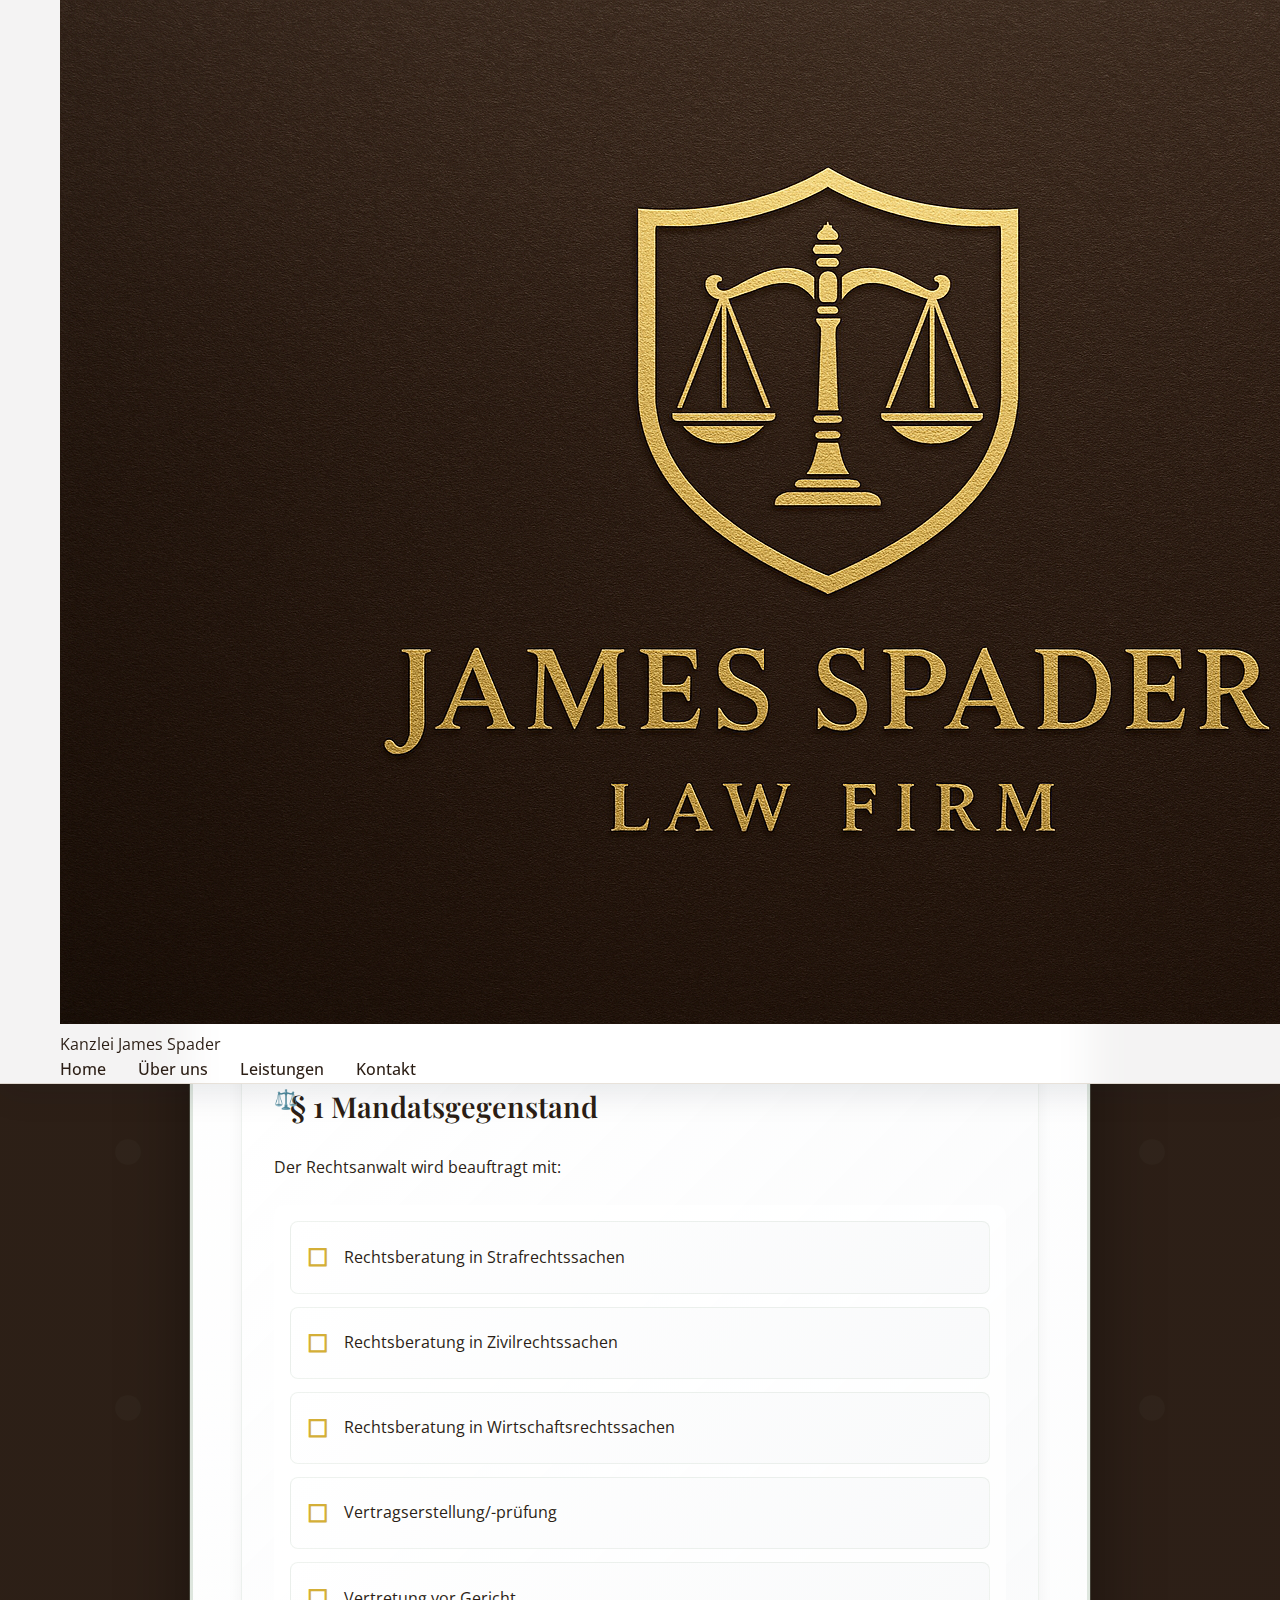
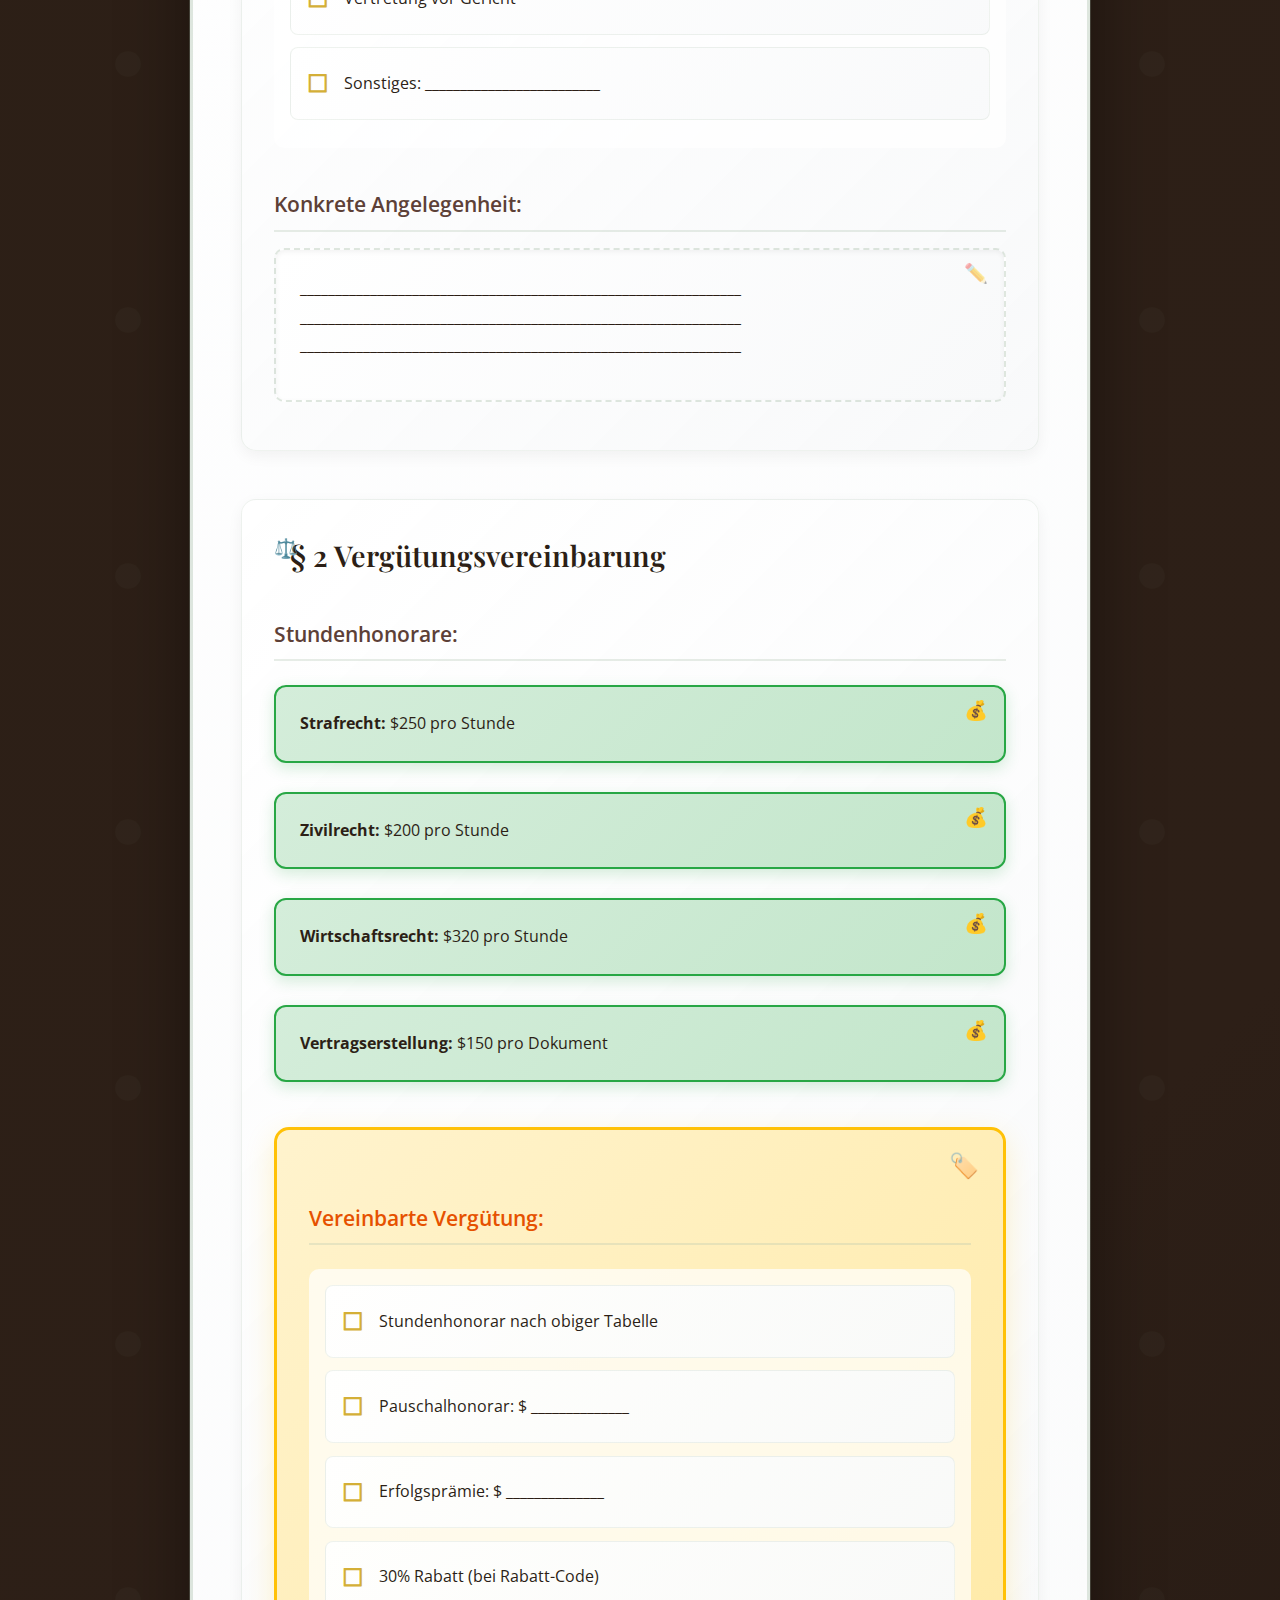
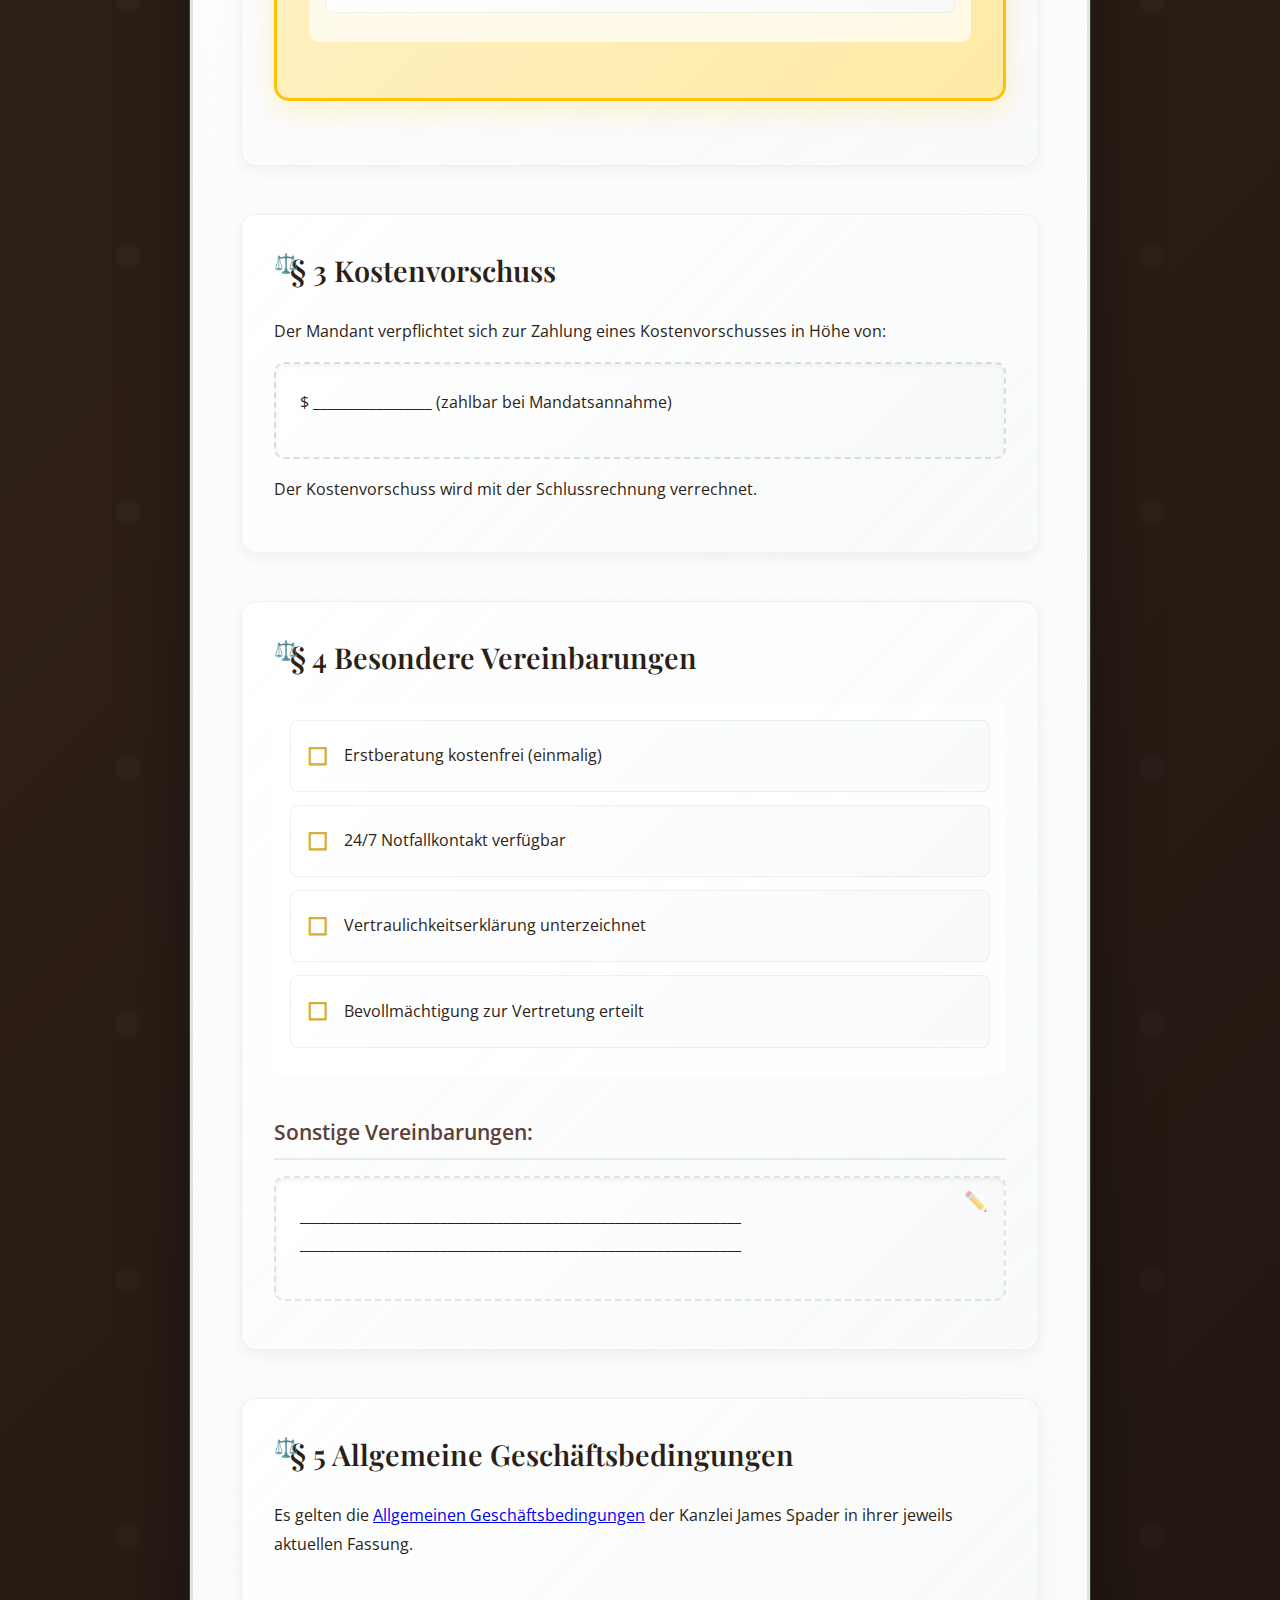
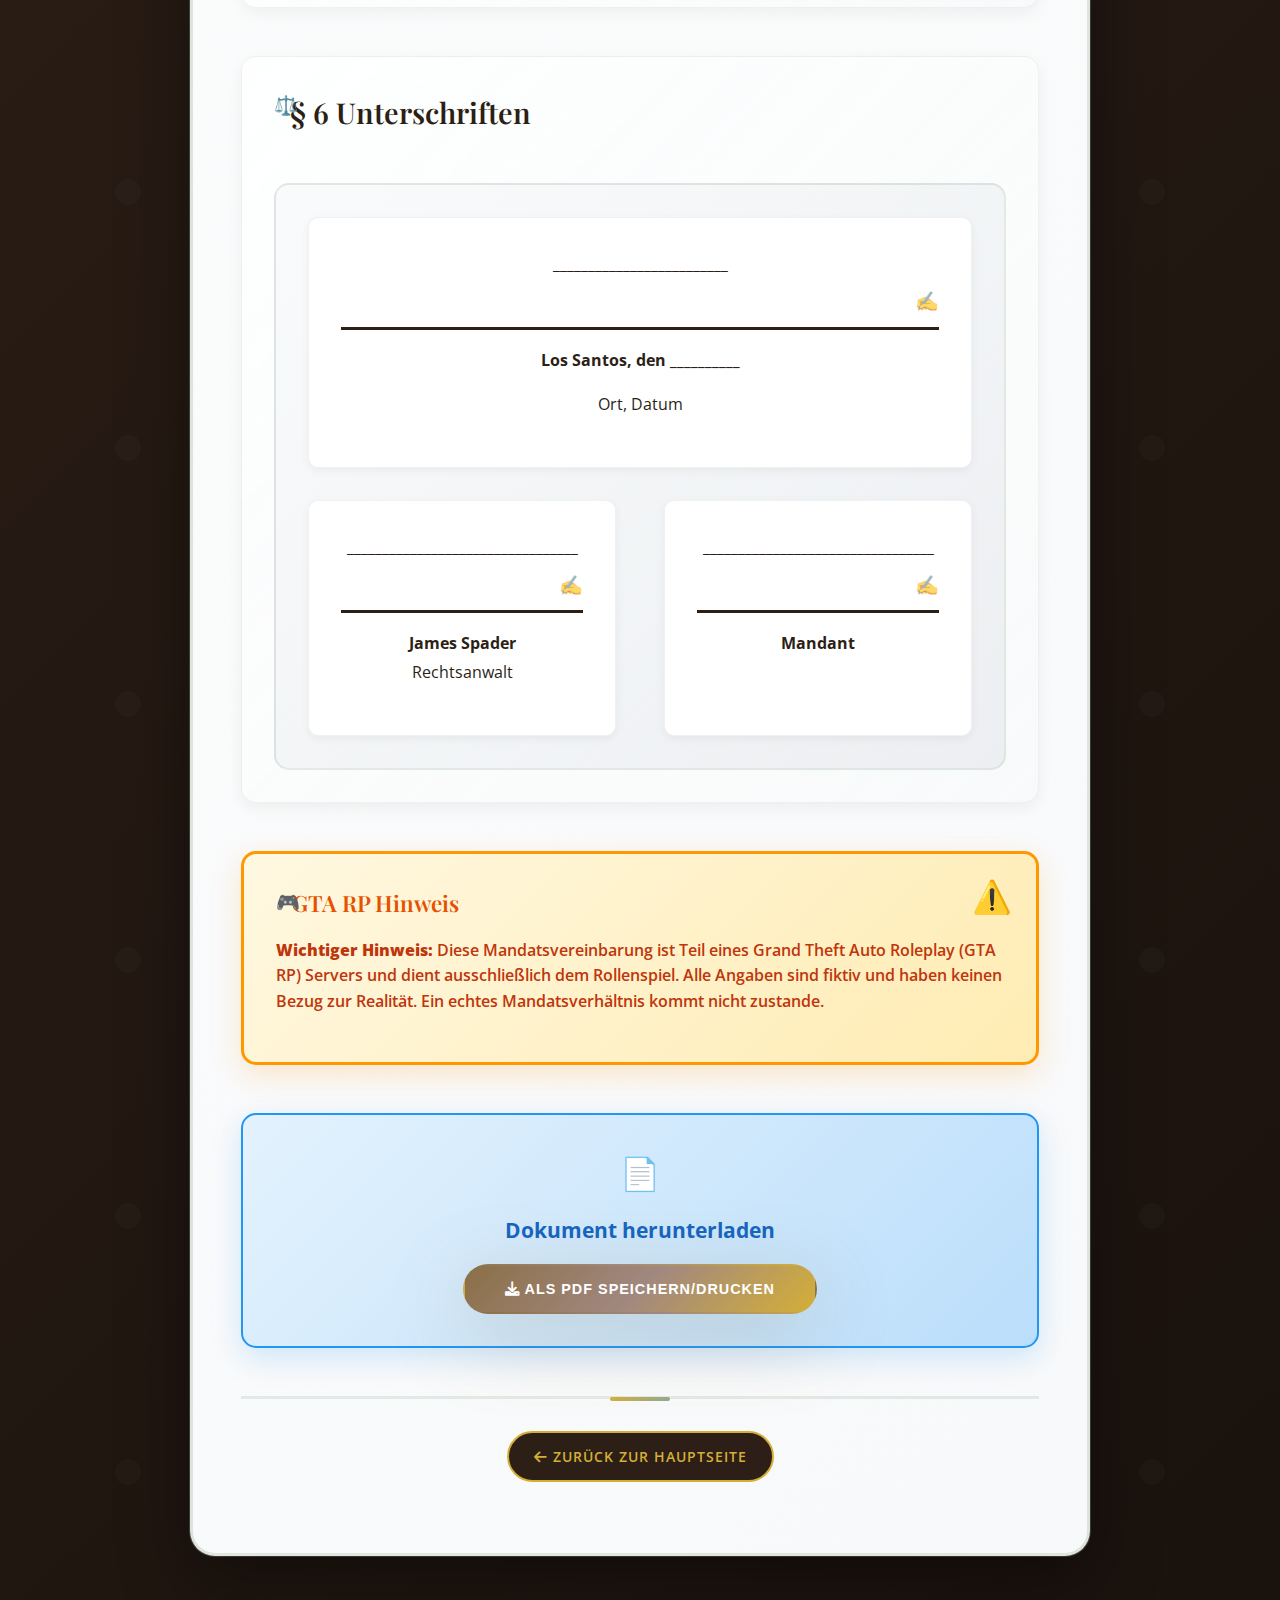
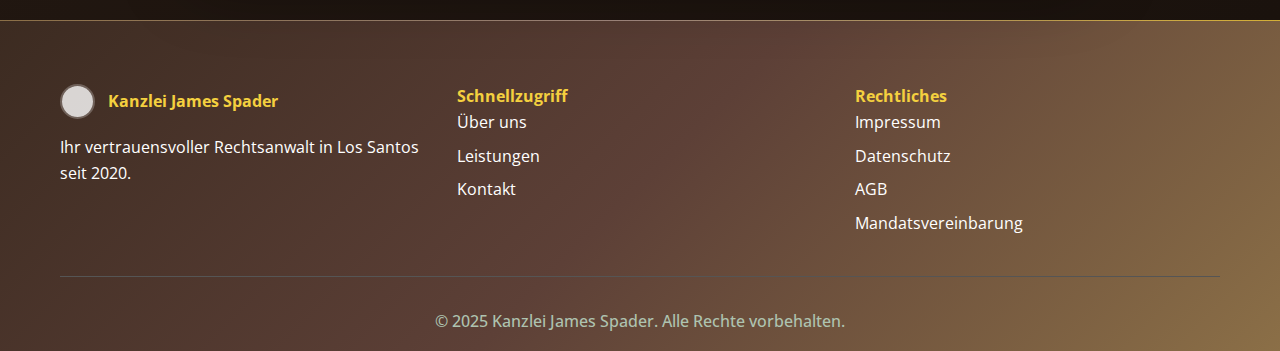
<file: mandatsvereinbarung.html>
<!DOCTYPE html>
<html lang="de">
<head>
    <meta charset="UTF-8">
    <meta name="viewport" content="width=device-width, initial-scale=1.0">
    <title>Mandatsvereinbarung - Kanzlei James Spader</title>
    <link rel="stylesheet" href="styles.css">
    <link rel="preconnect" href="https://fonts.googleapis.com">
    <link rel="preconnect" href="https://fonts.gstatic.com" crossorigin>
    <link href="https://fonts.googleapis.com/css2?family=Playfair+Display:wght@400;600;700&family=Open+Sans:wght@300;400;600;700&display=swap" rel="stylesheet">
    <link rel="stylesheet" href="https://cdnjs.cloudflare.com/ajax/libs/font-awesome/6.0.0/css/all.min.css">
    <link rel="icon" type="image/png" href="img/logo.png">
</head>
<body>
    <header class="header">
        <nav class="nav">
            <div class="container">
                <div class="nav-content">
                    <div class="nav-logo">
                        <img src="img/logo.png" alt="Kanzlei James Spader Logo" class="nav-logo-img">
                        <span class="nav-logo-text">Kanzlei James Spader</span>
                    </div>
                    <ul class="nav-menu">
                        <li class="nav-item"><a href="index.html" class="nav-link">Home</a></li>
                        <li class="nav-item"><a href="index.html#about" class="nav-link">Über uns</a></li>
                        <li class="nav-item"><a href="index.html#services" class="nav-link">Leistungen</a></li>
                        <li class="nav-item"><a href="index.html#contact" class="nav-link">Kontakt</a></li>
                    </ul>
                    <div class="hamburger">
                        <span></span>
                        <span></span>
                        <span></span>
                    </div>
                </div>
            </div>
        </nav>
    </header>

    <main class="main-content">
        <section class="legal-page">
            <div class="container">
                <div class="legal-content">
                    <h1>Mandatsvereinbarung</h1>
                    
                    <div class="legal-section">
                        <h2>Zwischen</h2>
                        <div class="contract-parties">
                            <div class="party">
                                <h3>Rechtsanwalt (Mandatar):</h3>
                                <div class="contact-details">
                                    <p><strong>James Spader</strong><br>
                                    Rechtsanwalt<br>
                                    San Andreas Avenue 8061<br>
                                    Los Santos, San Andreas<br>
                                    Telefon: 555-SPADER</p>
                                </div>
                            </div>
                            <div class="party">
                                <h3>Mandant:</h3>
                                <div class="form-field">
                                    <p>Name: _________________________________</p>
                                    <p>Adresse: _________________________________</p>
                                    <p>Telefon: _________________________________</p>
                                    <p>Ingame Name: _________________________________</p>
                                </div>
                            </div>
                        </div>
                    </div>

                    <div class="legal-section">
                        <h2>§ 1 Mandatsgegenstand</h2>
                        <p>Der Rechtsanwalt wird beauftragt mit:</p>
                        <div class="checkbox-list">
                            <div class="checkbox-item">
                                <span>☐</span> Rechtsberatung in Strafrechtssachen
                            </div>
                            <div class="checkbox-item">
                                <span>☐</span> Rechtsberatung in Zivilrechtssachen
                            </div>
                            <div class="checkbox-item">
                                <span>☐</span> Rechtsberatung in Wirtschaftsrechtssachen
                            </div>
                            <div class="checkbox-item">
                                <span>☐</span> Vertragserstellung/-prüfung
                            </div>
                            <div class="checkbox-item">
                                <span>☐</span> Vertretung vor Gericht
                            </div>
                            <div class="checkbox-item">
                                <span>☐</span> Sonstiges: _________________________
                            </div>
                        </div>
                        
                        <h3>Konkrete Angelegenheit:</h3>
                        <div class="text-field">
                            <p>_______________________________________________________________<br>
                            _______________________________________________________________<br>
                            _______________________________________________________________</p>
                        </div>
                    </div>

                    <div class="legal-section">
                        <h2>§ 2 Vergütungsvereinbarung</h2>
                        
                        <h3>Stundenhonorare:</h3>
                        <div class="pricing-table">
                            <div class="price-item">
                                <strong>Strafrecht:</strong> $250 pro Stunde
                            </div>
                            <div class="price-item">
                                <strong>Zivilrecht:</strong> $200 pro Stunde  
                            </div>
                            <div class="price-item">
                                <strong>Wirtschaftsrecht:</strong> $320 pro Stunde
                            </div>
                            <div class="price-item">
                                <strong>Vertragserstellung:</strong> $150 pro Dokument
                            </div>
                        </div>

                        <div class="special-rate">
                            <h3>Vereinbarte Vergütung:</h3>
                            <div class="checkbox-list">
                                <div class="checkbox-item">
                                    <span>☐</span> Stundenhonorar nach obiger Tabelle
                                </div>
                                <div class="checkbox-item">
                                    <span>☐</span> Pauschalhonorar: $ ______________
                                </div>
                                <div class="checkbox-item">
                                    <span>☐</span> Erfolgsprämie: $ ______________
                                </div>
                                <div class="checkbox-item">
                                    <span>☐</span> 30% Rabatt (bei Rabatt-Code)
                                </div>
                            </div>
                        </div>
                    </div>

                    <div class="legal-section">
                        <h2>§ 3 Kostenvorschuss</h2>
                        <p>Der Mandant verpflichtet sich zur Zahlung eines Kostenvorschusses in Höhe von:</p>
                        <div class="form-field">
                            <p>$ _________________ (zahlbar bei Mandatsannahme)</p>
                        </div>
                        <p>Der Kostenvorschuss wird mit der Schlussrechnung verrechnet.</p>
                    </div>

                    <div class="legal-section">
                        <h2>§ 4 Besondere Vereinbarungen</h2>
                        
                        <div class="checkbox-list">
                            <div class="checkbox-item">
                                <span>☐</span> Erstberatung kostenfrei (einmalig)
                            </div>
                            <div class="checkbox-item">
                                <span>☐</span> 24/7 Notfallkontakt verfügbar
                            </div>
                            <div class="checkbox-item">
                                <span>☐</span> Vertraulichkeitserklärung unterzeichnet
                            </div>
                            <div class="checkbox-item">
                                <span>☐</span> Bevollmächtigung zur Vertretung erteilt
                            </div>
                        </div>

                        <h3>Sonstige Vereinbarungen:</h3>
                        <div class="text-field">
                            <p>_______________________________________________________________<br>
                            _______________________________________________________________</p>
                        </div>
                    </div>

                    <div class="legal-section">
                        <h2>§ 5 Allgemeine Geschäftsbedingungen</h2>
                        <p>Es gelten die <a href="agb.html" target="_blank">Allgemeinen Geschäftsbedingungen</a> der Kanzlei James Spader in ihrer jeweils aktuellen Fassung.</p>
                    </div>

                    <div class="legal-section">
                        <h2>§ 6 Unterschriften</h2>
                        <div class="signature-area">
                            <div class="signature-box">
                                <p>_________________________</p>
                                <p><strong>Los Santos, den __________</strong></p>
                                <p>Ort, Datum</p>
                            </div>
                            
                            <div class="signature-row">
                                <div class="signature-box">
                                    <p>_________________________________</p>
                                    <p><strong>James Spader</strong><br>Rechtsanwalt</p>
                                </div>
                                <div class="signature-box">
                                    <p>_________________________________</p>
                                    <p><strong>Mandant</strong></p>
                                </div>
                            </div>
                        </div>
                    </div>

                    <div class="legal-section disclaimer">
                        <h2>GTA RP Hinweis</h2>
                        <p><strong>Wichtiger Hinweis:</strong> Diese Mandatsvereinbarung ist Teil eines Grand Theft Auto Roleplay (GTA RP) Servers und dient ausschließlich dem Rollenspiel. Alle Angaben sind fiktiv und haben keinen Bezug zur Realität. Ein echtes Mandatsverhältnis kommt nicht zustande.</p>
                    </div>

                    <div class="download-section">
                        <h3>Dokument herunterladen</h3>
                        <button class="btn btn-primary" onclick="window.print()">
                            <i class="fas fa-download"></i> Als PDF speichern/drucken
                        </button>
                    </div>

                    <div class="back-link">
                        <a href="index.html" class="btn btn-secondary">
                            <i class="fas fa-arrow-left"></i> Zurück zur Hauptseite
                        </a>
                    </div>
                </div>
            </div>
        </section>
    </main>

    <footer class="footer">
        <div class="container">
            <div class="footer-content">
                <div class="footer-section">
                    <div class="footer-logo">
                        <img src="img/logo.png" alt="Kanzlei James Spader Logo" class="footer-logo-img">
                        <h4>Kanzlei James Spader</h4>
                    </div>
                    <p>Ihr vertrauensvoller Rechtsanwalt in Los Santos seit 2020.</p>
                </div>
                <div class="footer-section">
                    <h4>Schnellzugriff</h4>
                    <ul>
                        <li><a href="index.html#about">Über uns</a></li>
                        <li><a href="index.html#services">Leistungen</a></li>
                        <li><a href="index.html#contact">Kontakt</a></li>
                    </ul>
                </div>
                <div class="footer-section">
                    <h4>Rechtliches</h4>
                    <ul>
                        <li><a href="impressum.html">Impressum</a></li>
                        <li><a href="datenschutz.html">Datenschutz</a></li>
                        <li><a href="agb.html">AGB</a></li>
                        <li><a href="mandatsvereinbarung.html">Mandatsvereinbarung</a></li>
                    </ul>
                </div>
            </div>
            <div class="footer-bottom">
                <p>&copy; 2025 Kanzlei James Spader. Alle Rechte vorbehalten.</p>
            </div>
        </div>
    </footer>

    <script src="script.js"></script>
</body>
</html>
</file>
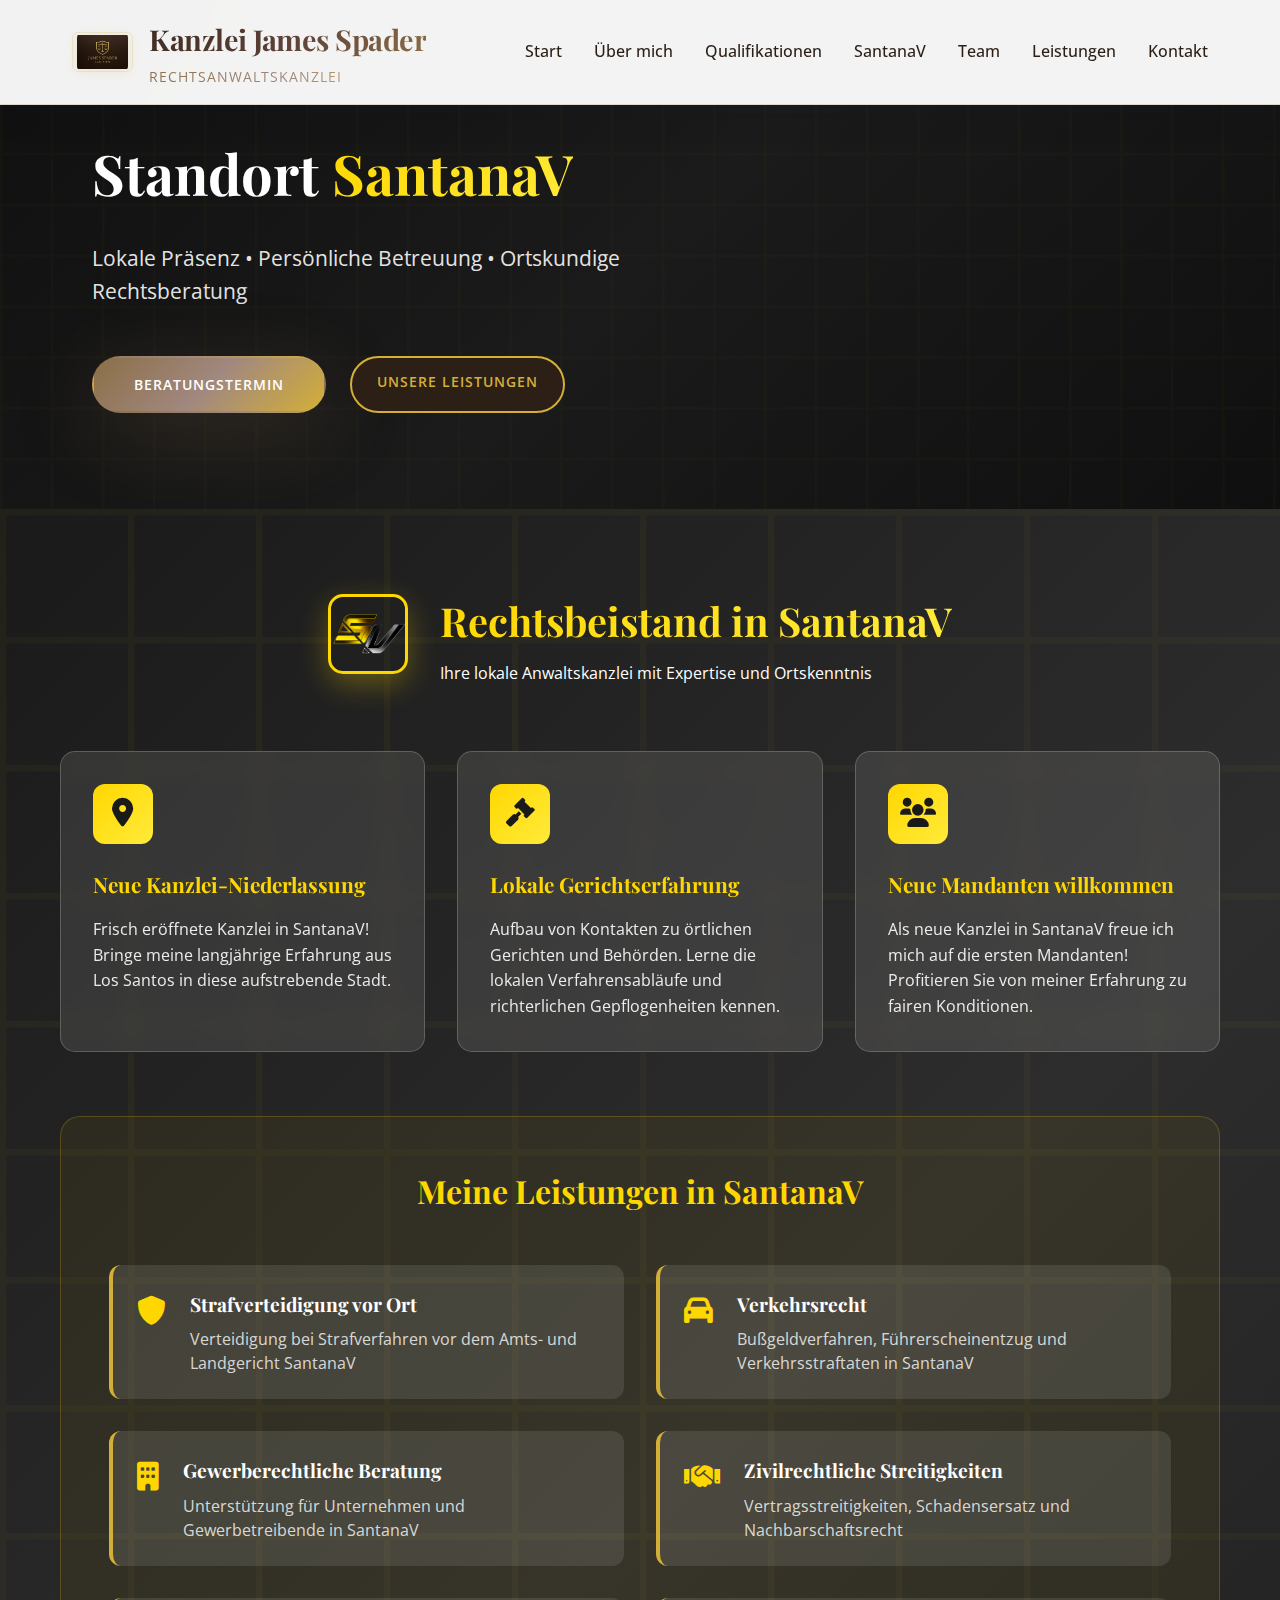
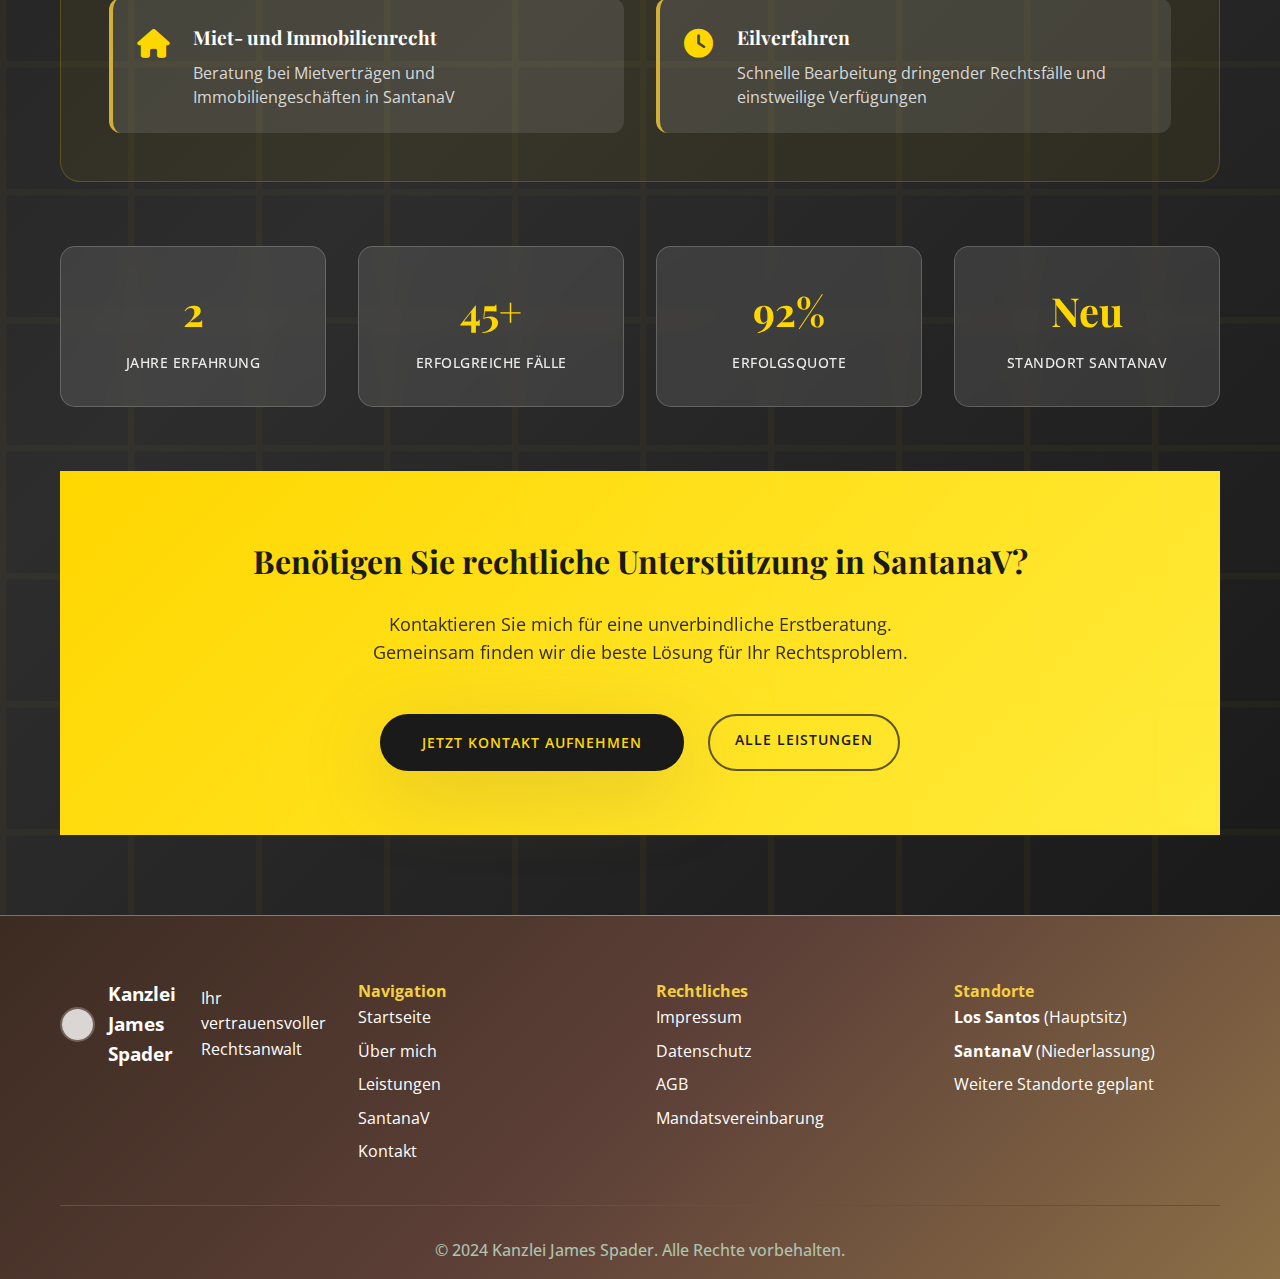
<file: santanav.html>
<!DOCTYPE html>
<html lang="de">
<head>
    <meta charset="UTF-8">
    <meta name="viewport" content="width=device-width, initial-scale=1.0">
    <meta name="description" content="Kanzlei James Spader in SantanaV - Lokale Rechtsberatung mit persönlicher Betreuung. Spezialist für Strafrecht, Verkehrsrecht und Zivilrecht vor Ort.">
    <meta name="keywords" content="Rechtsanwalt SantanaV, James Spader, Strafrecht SantanaV, Anwalt vor Ort, Rechtsbeistand, GTA RP">
    <meta name="author" content="Kanzlei James Spader">
    <meta property="og:title" content="Kanzlei James Spader - Standort SantanaV">
    <meta property="og:description" content="Lokale Rechtsberatung in SantanaV mit persönlicher Betreuung und Ortskenntnissen.">
    <meta property="og:image" content="img/santana-v-logo.png">
    <meta property="og:type" content="website">
    <title>Kanzlei James Spader - Standort SantanaV</title>
    
    <!-- Favicon -->
    <link rel="icon" type="image/png" sizes="32x32" href="img/logo.png">
    <link rel="icon" type="image/png" sizes="16x16" href="img/logo.png">
    <link rel="shortcut icon" href="img/logo.png">
    <link rel="apple-touch-icon" sizes="180x180" href="img/logo.png">
    
    <link rel="stylesheet" href="styles.css">
    <link href="https://fonts.googleapis.com/css2?family=Playfair+Display:wght@400;700&family=Open+Sans:wght@300;400;600&display=swap" rel="stylesheet">
    <link rel="stylesheet" href="https://cdnjs.cloudflare.com/ajax/libs/font-awesome/6.0.0/css/all.min.css">
</head>
<body>
    <header class="header">
        <nav class="navbar">
            <div class="nav-container">
                <div class="logo">
                    <img src="img/logo.png" alt="Kanzlei James Spader Logo" class="logo-img">
                    <div class="logo-text">
                        <h2>Kanzlei James Spader</h2>
                        <span class="subtitle">Rechtsanwaltskanzlei</span>
                    </div>
                </div>
                <ul class="nav-menu">
                    <li><a href="index.html">Start</a></li>
                    <li><a href="index.html#about">Über mich</a></li>
                    <li><a href="index.html#certificates">Qualifikationen</a></li>
                    <li><a href="santanav.html" class="active">SantanaV</a></li>
                    <li><a href="index.html#team">Team</a></li>
                    <li><a href="index.html#services">Leistungen</a></li>
                    <li><a href="index.html#contact">Kontakt</a></li>
                </ul>
                <div class="hamburger">
                    <span></span>
                    <span></span>
                    <span></span>
                </div>
            </div>
        </nav>
    </header>

    <main>
        <!-- Hero Section -->
        <section class="hero-santanav">
            <div class="hero-overlay"></div>
            <div class="hero-content">
                <div class="container">
                    <div class="hero-text">
                        <h1>Standort <span class="highlight">SantanaV</span></h1>
                        <p>Lokale Präsenz • Persönliche Betreuung • Ortskundige Rechtsberatung</p>
                        <div class="hero-buttons">
                            <a href="index.html#contact" class="btn btn-primary">Beratungstermin</a>
                            <a href="#services-santanav" class="btn btn-secondary">Unsere Leistungen</a>
                        </div>
                    </div>
                </div>
            </div>
        </section>

        <!-- SantanaV Section -->
        <section id="santanav" class="santanav-section">
            <div class="container">
                <div class="section-header">
                    <div class="santanav-logo">
                        <img src="img/santana-v-logo.png" alt="SantanaV Server Logo" class="santanav-logo-img">
                    </div>
                    <div class="section-title">
                        <h2>Rechtsbeistand in SantanaV</h2>
                        <p>Ihre lokale Anwaltskanzlei mit Expertise und Ortskenntnis</p>
                    </div>
                </div>
                
                <div class="santanav-content">
                    <div class="santanav-info">
                        <div class="info-card">
                            <div class="info-icon">
                                <i class="fas fa-map-marker-alt"></i>
                            </div>
                            <h3>Neue Kanzlei-Niederlassung</h3>
                            <p>Frisch eröffnete Kanzlei in SantanaV! Bringe meine langjährige Erfahrung aus Los Santos in diese aufstrebende Stadt.</p>
                        </div>
                        
                        <div class="info-card">
                            <div class="info-icon">
                                <i class="fas fa-gavel"></i>
                            </div>
                            <h3>Lokale Gerichtserfahrung</h3>
                            <p>Aufbau von Kontakten zu örtlichen Gerichten und Behörden. Lerne die lokalen Verfahrensabläufe und richterlichen Gepflogenheiten kennen.</p>
                        </div>
                        
                        <div class="info-card">
                            <div class="info-icon">
                                <i class="fas fa-users"></i>
                            </div>
                            <h3>Neue Mandanten willkommen</h3>
                            <p>Als neue Kanzlei in SantanaV freue ich mich auf die ersten Mandanten! Profitieren Sie von meiner Erfahrung zu fairen Konditionen.</p>
                        </div>
                    </div>
                    
                    <div id="services-santanav" class="santanav-services">
                        <h3>Meine Leistungen in SantanaV</h3>
                        <div class="services-list">
                            <div class="service-item">
                                <i class="fas fa-shield-alt"></i>
                                <div>
                                    <h4>Strafverteidigung vor Ort</h4>
                                    <p>Verteidigung bei Strafverfahren vor dem Amts- und Landgericht SantanaV</p>
                                </div>
                            </div>
                            
                            <div class="service-item">
                                <i class="fas fa-car"></i>
                                <div>
                                    <h4>Verkehrsrecht</h4>
                                    <p>Bußgeldverfahren, Führerscheinentzug und Verkehrsstraftaten in SantanaV</p>
                                </div>
                            </div>
                            
                            <div class="service-item">
                                <i class="fas fa-building"></i>
                                <div>
                                    <h4>Gewerberechtliche Beratung</h4>
                                    <p>Unterstützung für Unternehmen und Gewerbetreibende in SantanaV</p>
                                </div>
                            </div>
                            
                            <div class="service-item">
                                <i class="fas fa-handshake"></i>
                                <div>
                                    <h4>Zivilrechtliche Streitigkeiten</h4>
                                    <p>Vertragsstreitigkeiten, Schadensersatz und Nachbarschaftsrecht</p>
                                </div>
                            </div>
                            
                            <div class="service-item">
                                <i class="fas fa-home"></i>
                                <div>
                                    <h4>Miet- und Immobilienrecht</h4>
                                    <p>Beratung bei Mietverträgen und Immobiliengeschäften in SantanaV</p>
                                </div>
                            </div>
                            
                            <div class="service-item">
                                <i class="fas fa-clock"></i>
                                <div>
                                    <h4>Eilverfahren</h4>
                                    <p>Schnelle Bearbeitung dringender Rechtsfälle und einstweilige Verfügungen</p>
                                </div>
                            </div>
                        </div>
                    </div>
                    
                    <div class="santanav-stats">
                        <div class="stat-card">
                            <div class="stat-number">2</div>
                            <div class="stat-label">Jahre Erfahrung</div>
                        </div>
                        <div class="stat-card">
                            <div class="stat-number">45+</div>
                            <div class="stat-label">Erfolgreiche Fälle</div>
                        </div>
                        <div class="stat-card">
                            <div class="stat-number">92%</div>
                            <div class="stat-label">Erfolgsquote</div>
                        </div>
                        <div class="stat-card">
                            <div class="stat-number">Neu</div>
                            <div class="stat-label">Standort SantanaV</div>
                        </div>
                    </div>
                </div>

                <!-- Contact CTA -->
                <div class="santanav-cta">
                    <div class="cta-content">
                        <h3>Benötigen Sie rechtliche Unterstützung in SantanaV?</h3>
                        <p>Kontaktieren Sie mich für eine unverbindliche Erstberatung. Gemeinsam finden wir die beste Lösung für Ihr Rechtsproblem.</p>
                        <div class="cta-buttons">
                            <a href="index.html#contact" class="btn btn-primary">Jetzt Kontakt aufnehmen</a>
                            <a href="index.html#services" class="btn btn-secondary">Alle Leistungen</a>
                        </div>
                    </div>
                </div>
            </div>
        </section>
    </main>

    <footer class="footer">
        <div class="container">
            <div class="footer-content">
                <div class="footer-section">
                    <div class="footer-logo">
                        <img src="img/logo.png" alt="Kanzlei James Spader" class="footer-logo-img">
                        <h3>Kanzlei James Spader</h3>
                        <p>Ihr vertrauensvoller Rechtsanwalt</p>
                    </div>
                </div>
                <div class="footer-section">
                    <h4>Navigation</h4>
                    <ul>
                        <li><a href="index.html">Startseite</a></li>
                        <li><a href="index.html#about">Über mich</a></li>
                        <li><a href="index.html#services">Leistungen</a></li>
                        <li><a href="santanav.html">SantanaV</a></li>
                        <li><a href="index.html#contact">Kontakt</a></li>
                    </ul>
                </div>
                <div class="footer-section">
                    <h4>Rechtliches</h4>
                    <ul>
                        <li><a href="impressum.html">Impressum</a></li>
                        <li><a href="datenschutz.html">Datenschutz</a></li>
                        <li><a href="agb.html">AGB</a></li>
                        <li><a href="mandatsvereinbarung.html">Mandatsvereinbarung</a></li>
                    </ul>
                </div>
                <div class="footer-section">
                    <h4>Standorte</h4>
                    <ul>
                        <li><strong>Los Santos</strong> (Hauptsitz)</li>
                        <li><strong>SantanaV</strong> (Niederlassung)</li>
                        <li>Weitere Standorte geplant</li>
                    </ul>
                </div>
            </div>
            <div class="footer-bottom">
                <p>&copy; 2024 Kanzlei James Spader. Alle Rechte vorbehalten.</p>
            </div>
        </div>
    </footer>

    <script src="script.js"></script>
</body>
</html>
</file>
<file: calculation-styles.css>
/* ===== CALCULATION PAGE STYLES ===== */
/* Eigene CSS-Datei für die Kostenberechnung */

/* Header Overrides for Calculation Page */
.header {
    background: linear-gradient(135deg, #ffffff 0%, #f8f9fa 100%) !important;
    backdrop-filter: blur(20px) !important;
    border-bottom: 2px solid rgba(212, 175, 55, 0.2) !important;
    box-shadow: 0 8px 32px rgba(139, 111, 71, 0.1) !important;
}

.navbar {
    padding: 1rem 0 !important;
}

.nav-brand .logo-text h2 {
    background: linear-gradient(135deg, #8b6f47, #d4af37) !important;
    background-clip: text !important;
    -webkit-background-clip: text !important;
    -webkit-text-fill-color: transparent !important;
    font-weight: 700 !important;
}

.nav-brand .logo-text span {
    color: #6c757d !important;
    font-weight: 500 !important;
}

.nav-menu li a {
    color: #3c2b21 !important;
    font-weight: 500 !important;
    transition: all 0.3s ease !important;
}

.nav-menu li a:hover,
.nav-menu li a.active {
    color: #d4af37 !important;
    transform: translateY(-2px) !important;
}

.nav-menu li a.active {
    background: linear-gradient(135deg, rgba(212, 175, 55, 0.1), rgba(212, 175, 55, 0.2)) !important;
    padding: 0.5rem 1rem !important;
    border-radius: 8px !important;
    font-weight: 600 !important;
}

/* Logo Styling for Calculation Page */
.logo-img {
    border: 2px solid rgba(212, 175, 55, 0.4) !important;
    box-shadow: 0 4px 12px rgba(212, 175, 55, 0.2) !important;
    background: linear-gradient(135deg, rgba(212, 175, 55, 0.05), rgba(255, 215, 0, 0.1)) !important;
}

.logo-img:hover {
    border-color: #d4af37 !important;
    box-shadow: 0 6px 20px rgba(212, 175, 55, 0.4) !important;
    transform: scale(1.05) !important;
}

.footer-logo {
    border: 2px solid rgba(212, 175, 55, 0.3) !important;
    box-shadow: 0 4px 12px rgba(212, 175, 55, 0.3) !important;
}

/* Main Layout */
.main-content {
    padding: 2rem 0;
    min-height: 100vh;
    background: linear-gradient(135deg, #f8f9fa 0%, #f1f3f4 100%);
    margin-top: 0 !important;
}

.calculation-header {
    text-align: center;
    margin: 2rem 0 3rem;
    padding: 3rem 2rem;
    background: white;
    border-radius: 20px;
    box-shadow: 0 15px 35px rgba(139, 111, 71, 0.1);
    border: 2px solid rgba(212, 175, 55, 0.2);
}

.calculation-header h1 {
    font-size: 2.8rem;
    margin-bottom: 1rem;
    font-weight: 700;
    background: linear-gradient(135deg, #8b6f47, #d4af37);
    background-clip: text;
    -webkit-background-clip: text;
    -webkit-text-fill-color: transparent;
    font-family: 'Playfair Display', serif;
}

.calculation-header h1 i {
    margin-right: 1rem;
    color: #d4af37;
    text-shadow: 0 2px 4px rgba(212, 175, 55, 0.3);
}

.calculation-header p {
    font-size: 1.3rem;
    color: #6c757d;
    margin-top: 1rem;
    font-weight: 300;
}

/* Grid Layout */
.calculation-grid {
    display: grid;
    grid-template-columns: repeat(auto-fit, minmax(400px, 1fr));
    gap: 2.5rem;
    margin: 3rem 0;
}

.calculation-card {
    background: white;
    border-radius: 20px;
    padding: 2.5rem;
    box-shadow: 0 20px 40px rgba(139, 111, 71, 0.08);
    border: 2px solid rgba(212, 175, 55, 0.15);
    transition: all 0.4s cubic-bezier(0.4, 0, 0.2, 1);
    position: relative;
    overflow: hidden;
}

.calculation-card::before {
    content: '';
    position: absolute;
    top: 0;
    left: 0;
    right: 0;
    height: 4px;
    background: linear-gradient(90deg, #d4af37, #8b6f47);
}

.calculation-card:hover {
    transform: translateY(-8px);
    box-shadow: 0 30px 60px rgba(139, 111, 71, 0.15);
    border-color: rgba(212, 175, 55, 0.3);
}

.calculation-card.full-width {
    grid-column: 1 / -1;
}

.calculation-card h3 {
    font-family: 'Playfair Display', serif;
    font-size: 1.6rem;
    color: #3c2b21;
    margin-bottom: 2rem;
    display: flex;
    align-items: center;
    gap: 0.8rem;
    font-weight: 600;
}

.calculation-card h3 i {
    color: #d4af37;
    font-size: 1.4rem;
    padding: 0.5rem;
    background: rgba(212, 175, 55, 0.1);
    border-radius: 10px;
}

/* Service Selector Styles */
.service-selector {
    margin-bottom: 2rem;
}

.service-selector label {
    display: block;
    font-weight: 600;
    color: #3c2b21;
    margin-bottom: 0.8rem;
    font-size: 1.1rem;
}

.service-selector select {
    width: 100%;
    padding: 1rem 1.2rem;
    border: 2px solid rgba(212, 175, 55, 0.3);
    border-radius: 12px;
    font-size: 1.1rem;
    background: white;
    transition: all 0.3s ease;
    font-family: inherit;
    cursor: pointer;
}

.service-selector select:focus {
    outline: none;
    border-color: #d4af37;
    box-shadow: 0 0 0 4px rgba(212, 175, 55, 0.15);
    transform: translateY(-2px);
}

.service-details {
    background: linear-gradient(135deg, rgba(212, 175, 55, 0.08), rgba(212, 175, 55, 0.12));
    padding: 1.5rem;
    border-radius: 15px;
    border: 2px solid rgba(212, 175, 55, 0.2);
    backdrop-filter: blur(10px);
}

.rate-display {
    display: flex;
    justify-content: space-between;
    align-items: center;
    margin-bottom: 1rem;
}

.rate-label {
    font-weight: 600;
    color: #3c2b21;
    font-size: 1.1rem;
}

.rate-amount {
    font-size: 1.8rem;
    font-weight: 700;
    color: #d4af37;
    text-shadow: 0 2px 4px rgba(212, 175, 55, 0.3);
}

.interval-info {
    display: flex;
    align-items: center;
    gap: 0.8rem;
    font-size: 1rem;
    color: #6c757d;
    background: rgba(255, 255, 255, 0.8);
    padding: 0.8rem;
    border-radius: 8px;
    font-weight: 500;
}

.interval-info i {
    color: #d4af37;
}

/* Time Settings */
.time-settings {
    margin: 1.5rem 0;
}

.time-settings label {
    display: block;
    font-weight: 600;
    color: #3c2b21;
    margin-bottom: 0.8rem;
    font-size: 1rem;
}

.time-input-group {
    display: flex;
    align-items: center;
    gap: 0.5rem;
    background: white;
    border: 2px solid rgba(212, 175, 55, 0.3);
    border-radius: 10px;
    padding: 0.5rem;
    transition: all 0.3s ease;
}

.time-input-group:focus-within {
    border-color: #d4af37;
    box-shadow: 0 0 0 4px rgba(212, 175, 55, 0.15);
}

#minutesPerHour {
    border: none;
    outline: none;
    font-size: 1.2rem;
    font-weight: 600;
    color: #3c2b21;
    text-align: center;
    width: 60px;
    background: transparent;
}

.time-unit {
    font-weight: 600;
    color: #d4af37;
    font-size: 1rem;
    background: rgba(212, 175, 55, 0.1);
    padding: 0.3rem 0.6rem;
    border-radius: 6px;
}

/* Stopwatch Styles */
.stopwatch-display {
    text-align: center;
    margin: 2.5rem 0;
    padding: 2rem;
    background: linear-gradient(135deg, rgba(212, 175, 55, 0.05), rgba(212, 175, 55, 0.1));
    border-radius: 20px;
    border: 1px solid rgba(212, 175, 55, 0.2);
}

.time-display {
    font-size: 4rem;
    font-weight: 800;
    font-family: 'Courier New', monospace;
    background: linear-gradient(135deg, #8b6f47, #d4af37);
    background-clip: text;
    -webkit-background-clip: text;
    -webkit-text-fill-color: transparent;
    margin-bottom: 1.5rem;
    text-shadow: 0 4px 8px rgba(212, 175, 55, 0.3);
    letter-spacing: 0.1em;
}

.game-hours {
    font-size: 1.4rem;
    color: #6c757d;
    margin-bottom: 1rem;
}

.game-hours span:first-child {
    font-weight: 500;
}

.game-hours span:last-child {
    font-weight: 700;
    color: #d4af37;
    font-size: 1.8rem;
    margin-left: 0.5rem;
}

/* Timer Controls */
.stopwatch-controls {
    display: flex;
    gap: 1.5rem;
    justify-content: center;
    margin-top: 2.5rem;
}

.timer-btn {
    padding: 1.2rem 2rem;
    border: none;
    border-radius: 15px;
    font-size: 1.1rem;
    font-weight: 600;
    cursor: pointer;
    transition: all 0.3s cubic-bezier(0.4, 0, 0.2, 1);
    display: flex;
    align-items: center;
    gap: 0.8rem;
    min-width: 140px;
    justify-content: center;
    text-transform: uppercase;
    letter-spacing: 0.5px;
    box-shadow: 0 8px 20px rgba(0, 0, 0, 0.1);
}

.start-btn {
    background: linear-gradient(135deg, #28a745, #20c997);
    color: white;
}

.start-btn:hover:not(:disabled) {
    background: linear-gradient(135deg, #218838, #1ba085);
    transform: translateY(-3px);
    box-shadow: 0 12px 25px rgba(40, 167, 69, 0.3);
}

.pause-btn {
    background: linear-gradient(135deg, #ffc107, #fd7e14);
    color: white;
}

.pause-btn:hover:not(:disabled) {
    background: linear-gradient(135deg, #e0a800, #e8660c);
    transform: translateY(-3px);
    box-shadow: 0 12px 25px rgba(255, 193, 7, 0.3);
}

.reset-btn {
    background: linear-gradient(135deg, #dc3545, #c82333);
    color: white;
}

.reset-btn:hover {
    background: linear-gradient(135deg, #c82333, #bd2130);
    transform: translateY(-3px);
    box-shadow: 0 12px 25px rgba(220, 53, 69, 0.3);
}

.timer-btn:disabled {
    opacity: 0.6;
    cursor: not-allowed;
    transform: none !important;
    box-shadow: 0 4px 8px rgba(0, 0, 0, 0.1) !important;
}

/* Cost Display */
.cost-breakdown {
    background: linear-gradient(135deg, rgba(212, 175, 55, 0.08), rgba(212, 175, 55, 0.15));
    padding: 2rem;
    border-radius: 15px;
    border: 2px solid rgba(212, 175, 55, 0.2);
    backdrop-filter: blur(10px);
}

.cost-item {
    display: flex;
    justify-content: space-between;
    align-items: center;
    padding: 1rem 0;
    border-bottom: 1px solid rgba(212, 175, 55, 0.2);
    font-size: 1.1rem;
}

.cost-item:last-of-type:not(.total) {
    border-bottom: none;
}

.cost-divider {
    height: 3px;
    background: linear-gradient(90deg, #d4af37, #8b6f47);
    margin: 1.5rem 0;
    border-radius: 3px;
    box-shadow: 0 2px 4px rgba(212, 175, 55, 0.3);
}

.cost-item.total {
    font-size: 1.4rem;
    font-weight: 700;
    background: linear-gradient(135deg, rgba(212, 175, 55, 0.15), rgba(212, 175, 55, 0.25));
    padding: 1.5rem;
    border-radius: 12px;
    margin-top: 1rem;
    border: 2px solid rgba(212, 175, 55, 0.3);
    box-shadow: 0 4px 12px rgba(212, 175, 55, 0.2);
}

.cost-label {
    color: #3c2b21;
    font-weight: 600;
}

.cost-value {
    font-weight: 700;
    color: #d4af37;
    font-size: 1.2em;
}

/* Action Buttons */
.cost-actions {
    display: flex;
    gap: 1.5rem;
    margin-top: 2rem;
}

.action-btn {
    flex: 1;
    padding: 1.2rem 1.5rem;
    border: none;
    border-radius: 12px;
    font-weight: 600;
    font-size: 1rem;
    cursor: pointer;
    transition: all 0.3s cubic-bezier(0.4, 0, 0.2, 1);
    display: flex;
    align-items: center;
    justify-content: center;
    gap: 0.8rem;
    text-transform: uppercase;
    letter-spacing: 0.5px;
    box-shadow: 0 6px 15px rgba(0, 0, 0, 0.1);
}

.save-btn {
    background: linear-gradient(135deg, #8b6f47, #d4af37);
    color: white;
}

.save-btn:hover {
    background: linear-gradient(135deg, #d4af37, #8b6f47);
    transform: translateY(-3px);
    box-shadow: 0 10px 20px rgba(212, 175, 55, 0.3);
}

.print-btn {
    background: linear-gradient(135deg, #6c757d, #495057);
    color: white;
}

.print-btn:hover {
    background: linear-gradient(135deg, #495057, #343a40);
    transform: translateY(-3px);
    box-shadow: 0 10px 20px rgba(108, 117, 125, 0.3);
}

/* Session History */
.session-history {
    max-height: 500px;
    overflow-y: auto;
    padding-right: 10px;
}

.session-history::-webkit-scrollbar {
    width: 8px;
}

.session-history::-webkit-scrollbar-track {
    background: rgba(212, 175, 55, 0.1);
    border-radius: 4px;
}

.session-history::-webkit-scrollbar-thumb {
    background: rgba(212, 175, 55, 0.3);
    border-radius: 4px;
}

.session-history::-webkit-scrollbar-thumb:hover {
    background: rgba(212, 175, 55, 0.5);
}

.no-sessions {
    text-align: center;
    color: #6c757d;
    font-style: italic;
    padding: 3rem;
    font-size: 1.2rem;
}

.session-item {
    background: white;
    padding: 1.5rem;
    border-radius: 15px;
    margin-bottom: 1.5rem;
    border: 2px solid rgba(212, 175, 55, 0.15);
    transition: all 0.3s cubic-bezier(0.4, 0, 0.2, 1);
    box-shadow: 0 4px 12px rgba(139, 111, 71, 0.08);
}

.session-item:hover {
    background: rgba(212, 175, 55, 0.05);
    transform: translateX(8px);
    border-color: rgba(212, 175, 55, 0.3);
    box-shadow: 0 8px 20px rgba(139, 111, 71, 0.15);
}

.session-header {
    display: flex;
    justify-content: space-between;
    align-items: center;
    margin-bottom: 1rem;
}

.session-service {
    font-weight: 700;
    color: #3c2b21;
    font-size: 1.2rem;
}

.session-date {
    font-size: 0.95rem;
    color: #6c757d;
    background: rgba(212, 175, 55, 0.1);
    padding: 0.4rem 0.8rem;
    border-radius: 8px;
}

.session-details {
    display: flex;
    justify-content: space-between;
    align-items: center;
    font-size: 1rem;
    color: #6c757d;
}

.session-time {
    font-weight: 500;
}

.session-cost {
    font-weight: 700;
    color: #d4af37;
    font-size: 1.3rem;
    background: rgba(212, 175, 55, 0.1);
    padding: 0.5rem 1rem;
    border-radius: 8px;
}

.session-settings {
    margin-top: 0.5rem;
    text-align: right;
}

.session-settings small {
    color: #6c757d;
    background: rgba(108, 117, 125, 0.1);
    padding: 0.2rem 0.5rem;
    border-radius: 4px;
    font-weight: 500;
}

/* Responsive Design */
@media (max-width: 1024px) {
    .calculation-grid {
        grid-template-columns: 1fr;
        gap: 2rem;
    }
}

@media (max-width: 768px) {
    .calculation-header {
        padding: 2rem 1.5rem;
        margin: 1rem 0 2rem;
    }
    
    .calculation-header h1 {
        font-size: 2.2rem;
    }
    
    .calculation-card {
        padding: 2rem;
    }
    
    .time-display {
        font-size: 3rem;
    }
    
    .stopwatch-controls {
        flex-direction: column;
        gap: 1rem;
    }
    
    .timer-btn {
        width: 100%;
        padding: 1rem;
    }
    
    .cost-actions {
        flex-direction: column;
        gap: 1rem;
    }
    
    .session-header,
    .session-details {
        flex-direction: column;
        align-items: flex-start;
        gap: 0.8rem;
    }
    
    .session-date,
    .session-cost {
        align-self: flex-end;
    }
}

@media (max-width: 480px) {
    .calculation-card {
        padding: 1.5rem;
        border-radius: 15px;
    }
    
    .calculation-header {
        padding: 1.5rem 1rem;
    }
    
    .calculation-header h1 {
        font-size: 1.8rem;
    }
    
    .time-display {
        font-size: 2.5rem;
    }
    
    .calculation-grid {
        grid-template-columns: 1fr;
        gap: 1.5rem;
    }
}

/* Animation für smooth transitions */
@keyframes slideInUp {
    from {
        opacity: 0;
        transform: translateY(30px);
    }
    to {
        opacity: 1;
        transform: translateY(0);
    }
}

.calculation-card {
    animation: slideInUp 0.6s ease-out;
}

.calculation-card:nth-child(2) {
    animation-delay: 0.1s;
}

.calculation-card:nth-child(3) {
    animation-delay: 0.2s;
}

.calculation-card:nth-child(4) {
    animation-delay: 0.3s;
}

/* Footer Overrides for Calculation Page */
.footer {
    background: linear-gradient(135deg, #3c2b21 0%, #2d1f18 100%) !important;
    border-top: 3px solid #d4af37 !important;
    margin-top: 4rem !important;
}

.footer-brand h4 {
    background: linear-gradient(135deg, #d4af37, #ffd700) !important;
    background-clip: text !important;
    -webkit-background-clip: text !important;
    -webkit-text-fill-color: transparent !important;
}

.footer-section h4 {
    color: #d4af37 !important;
}

.footer-section ul li a {
    color: #f8f9fa !important;
    transition: all 0.3s ease !important;
}

.footer-section ul li a:hover {
    color: #d4af37 !important;
    transform: translateX(5px) !important;
}
</file>
<file: styles.css>
/* Reset und Grundstyles */
* {
    margin: 0;
    padding: 0;
    box-sizing: border-box;
}

:root {
    --primary-color: #2c1f16;
    --secondary-color: #3c2b21;
    --accent-color: #d4af37;
    --light-brown: #8b6f47;
    --lightest-brown: #f4e4bc;
    --gold-accent: #f4d03f;
    --text-dark: #2c1f16;
    --text-light: #5d4037;
    --white: #ffffff;
    --light-gray: #f4e4bc;
    --dark-gray: #3c2b21;
    --shadow: 0 8px 32px rgba(44, 31, 22, 0.15);
    --shadow-hover: 0 16px 64px rgba(60, 43, 33, 0.25);
    --shadow-luxury: 0 20px 80px rgba(139, 111, 71, 0.25);
    --gradient-primary: linear-gradient(135deg, #3c2b21 0%, #5d4037 50%, #8b6f47 100%);
    --gradient-secondary: linear-gradient(135deg, #8b6f47 0%, #a1887f 50%, #d4af37 100%);
    --gradient-overlay: linear-gradient(135deg, rgba(60, 43, 33, 0.9) 0%, rgba(93, 64, 55, 0.8) 100%);
}

body {
    font-family: 'Open Sans', sans-serif;
    line-height: 1.6;
    color: var(--text-dark);
    overflow-x: hidden;
    background: var(--lightest-brown);
}

/* Luxury scrollbar */
::-webkit-scrollbar {
    width: 12px;
}

::-webkit-scrollbar-track {
    background: var(--lightest-brown);
}

::-webkit-scrollbar-thumb {
    background: var(--gradient-secondary);
    border-radius: 10px;
    border: 2px solid var(--lightest-brown);
}

::-webkit-scrollbar-thumb:hover {
    background: var(--secondary-color);
}

.container {
    max-width: 1200px;
    margin: 0 auto;
    padding: 0 20px;
}

/* Header und Navigation */
.header {
    background: rgba(255, 255, 255, 0.95);
    backdrop-filter: blur(20px);
    box-shadow: 0 8px 32px rgba(10, 22, 40, 0.1);
    position: fixed;
    top: 0;
    width: 100%;
    z-index: 1000;
    transition: all 0.4s cubic-bezier(0.4, 0, 0.2, 1);
    border-bottom: 1px solid rgba(139, 111, 71, 0.2);
}

.nav-container {
    display: flex;
    justify-content: space-between;
    align-items: center;
    padding: 1rem 2rem;
    max-width: 1200px;
    margin: 0 auto;
}

.logo {
    display: flex;
    align-items: center;
    gap: 1rem;
}

.logo-img {
    height: 40px;
    width: auto;
    max-width: 120px;
    border-radius: 6px;
    object-fit: contain;
    transition: all 0.4s cubic-bezier(0.4, 0, 0.2, 1);
    filter: drop-shadow(0 2px 6px rgba(212, 175, 55, 0.2));
    border: 1px solid rgba(212, 175, 55, 0.2);
    background: transparent;
    padding: 2px 4px;
}

.logo-img:hover {
    transform: scale(1.05);
    filter: drop-shadow(0 8px 24px rgba(212, 175, 55, 0.5));
    border-color: var(--accent-color);
    animation: logoGlow 2s infinite alternate;
}

.logo-text {
    display: flex;
    flex-direction: column;
}

.logo-text h2 {
    font-family: 'Playfair Display', serif;
    font-size: 1.8rem;
    background: var(--gradient-primary);
    background-clip: text;
    -webkit-background-clip: text;
    -webkit-text-fill-color: transparent;
    margin-bottom: 0.2rem;
    font-weight: 700;
    letter-spacing: -0.5px;
}

.logo-text .subtitle {
    font-size: 0.9rem;
    background: var(--gradient-secondary);
    background-clip: text;
    -webkit-background-clip: text;
    -webkit-text-fill-color: transparent;
    font-weight: 400;
    text-transform: uppercase;
    letter-spacing: 1px;
}

.nav-menu {
    display: flex;
    list-style: none;
    gap: 2rem;
}

.nav-menu a {
    text-decoration: none;
    color: var(--text-dark);
    font-weight: 500;
    transition: color 0.3s ease;
    position: relative;
}

.nav-menu a:hover {
    color: var(--primary-color);
}

.nav-menu a::after {
    content: '';
    position: absolute;
    bottom: -5px;
    left: 50%;
    width: 0;
    height: 3px;
    background: var(--gradient-secondary);
    transition: all 0.4s cubic-bezier(0.4, 0, 0.2, 1);
    transform: translateX(-50%);
    border-radius: 2px;
}

.nav-menu a:hover::after {
    width: 100%;
}

.nav-menu a:hover {
    color: var(--primary-color);
    transform: translateY(-1px);
}

.hamburger {
    display: none;
    flex-direction: column;
    cursor: pointer;
}

.hamburger span {
    width: 25px;
    height: 3px;
    background: var(--primary-color);
    margin: 3px 0;
    transition: 0.3s;
}

/* Hero Section */
.hero {
    background: var(--gradient-primary);
    position: relative;
    color: var(--white);
    padding: 120px 0 80px;
    display: flex;
    align-items: center;
    min-height: 90vh;
    overflow: hidden;
}

.hero::before {
    content: '';
    position: absolute;
    top: 0;
    left: 0;
    right: 0;
    bottom: 0;
    background: url('data:image/svg+xml,<svg xmlns="http://www.w3.org/2000/svg" viewBox="0 0 100 100"><defs><pattern id="grain" width="100" height="100" patternUnits="userSpaceOnUse"><circle cx="20" cy="20" r="1" fill="%23ffffff" opacity="0.1"/><circle cx="80" cy="80" r="1" fill="%23d4af37" opacity="0.08"/><circle cx="40" cy="60" r="0.5" fill="%23ffffff" opacity="0.08"/></pattern></defs><rect width="100" height="100" fill="url(%23grain)"/></svg>');
    pointer-events: none;
}

.hero::after {
    content: '';
    position: absolute;
    bottom: 0;
    left: 0;
    right: 0;
    height: 100px;
    background: linear-gradient(to top, rgba(243, 229, 208, 1) 0%, rgba(243, 229, 208, 0) 100%);
    pointer-events: none;
}

.hero-content {
    max-width: 1200px;
    margin: 0 auto;
    padding: 0 2rem;
    display: grid;
    grid-template-columns: 2fr 1fr;
    gap: 4rem;
    align-items: center;
}

.hero h1 {
    font-family: 'Playfair Display', serif;
    font-size: 4.5rem;
    margin-bottom: 1rem;
    font-weight: 700;
    background: linear-gradient(135deg, #ffffff 0%, #f8f9fa 50%, #ffffff 100%);
    background-clip: text;
    -webkit-background-clip: text;
    -webkit-text-fill-color: transparent;
    text-shadow: 0 8px 32px rgba(0, 0, 0, 0.3);
    letter-spacing: -2px;
    position: relative;
    z-index: 2;
}

.hero-subtitle {
    font-size: 1.8rem;
    margin-bottom: 1.5rem;
    background: var(--gradient-secondary);
    background-clip: text;
    -webkit-background-clip: text;
    -webkit-text-fill-color: transparent;
    font-weight: 400;
    letter-spacing: 2px;
    text-transform: uppercase;
    position: relative;
    z-index: 2;
}

.hero-description {
    font-size: 1.1rem;
    margin-bottom: 2rem;
    line-height: 1.8;
    opacity: 0.9;
}

.hero-buttons {
    display: flex;
    gap: 1rem;
    flex-wrap: wrap;
}

.hero-image {
    text-align: center;
    position: relative;
}

.hero-logo {
    margin-bottom: 2rem;
    position: relative;
    z-index: 2;
}

.hero-logo-img {
    height: 80px;
    width: auto;
    max-width: 200px;
    border-radius: 8px;
    object-fit: contain;
    border: 2px solid rgba(212, 175, 55, 0.3);
    box-shadow: 0 8px 25px rgba(212, 175, 55, 0.2);
    background: transparent;
    animation: heroLogoPulse 4s ease-in-out infinite, float 6s ease-in-out infinite;
    transition: all 0.4s ease;
    padding: 4px 6px;
}

.hero-logo-img:hover {
    transform: scale(1.05);
    box-shadow: 0 25px 80px rgba(212, 175, 55, 0.5), 
                0 0 0 6px rgba(212, 175, 55, 0.4);
    border-color: var(--accent-color);
}

.hero-image i {
    font-size: 8rem;
    background: var(--gradient-secondary);
    background-clip: text;
    -webkit-background-clip: text;
    -webkit-text-fill-color: transparent;
    opacity: 0.7;
    filter: drop-shadow(0 8px 32px rgba(212, 175, 55, 0.4));
    animation: float 6s ease-in-out infinite;
    position: relative;
    z-index: 1;
}

@keyframes float {
    0%, 100% { transform: translateY(0px) rotate(0deg); }
    50% { transform: translateY(-20px) rotate(5deg); }
}

/* Buttons */
.btn {
    display: inline-block;
    padding: 15px 40px;
    text-decoration: none;
    border-radius: 50px;
    font-weight: 600;
    transition: all 0.4s cubic-bezier(0.4, 0, 0.2, 1);
    text-align: center;
    border: 2px solid transparent;
    position: relative;
    overflow: hidden;
    text-transform: uppercase;
    letter-spacing: 1px;
    font-size: 0.9rem;
}

.btn::before {
    content: '';
    position: absolute;
    top: 0;
    left: -100%;
    width: 100%;
    height: 100%;
    background: linear-gradient(90deg, transparent, rgba(255, 255, 255, 0.2), transparent);
    transition: left 0.6s;
}

.btn:hover::before {
    left: 100%;
}

.btn-primary {
    background: var(--gradient-secondary);
    color: var(--white);
    box-shadow: var(--shadow-luxury);
}

.btn-primary:hover {
    background: var(--primary-color);
    color: var(--gold-accent);
    transform: translateY(-3px);
    box-shadow: 0 25px 50px rgba(212, 175, 55, 0.4);
}

.btn-secondary {
    background: transparent;
    color: var(--white);
    border-color: var(--white);
}

.btn-secondary:hover {
    background: var(--white);
    color: var(--primary-color);
    transform: translateY(-2px);
}

.btn-discord {
    background: #5865f2;
    color: var(--white);
    border-color: #5865f2;
}

.btn-discord:hover {
    background: #4752c4;
    border-color: #4752c4;
    color: var(--white);
    transform: translateY(-2px);
}

.btn-discord i {
    margin-right: 0.5rem;
}

/* About Section */
.about {
    padding: 80px 0;
    background: var(--light-gray);
}

.about-content {
    display: grid;
    grid-template-columns: 2fr 1fr;
    gap: 4rem;
    align-items: center;
}

.about h2 {
    font-family: 'Playfair Display', serif;
    font-size: 2.5rem;
    margin-bottom: 2rem;
    color: var(--primary-color);
}

.about p {
    margin-bottom: 2rem;
    font-size: 1.1rem;
    color: var(--text-light);
}

.about ul {
    list-style: none;
    margin-bottom: 3rem;
}

.about li {
    margin-bottom: 1rem;
    display: flex;
    align-items: center;
    gap: 1rem;
}

.about li i {
    color: var(--secondary-color);
    font-size: 1.2rem;
}

.stats {
    display: flex;
    gap: 2rem;
    margin-top: 2rem;
}

.stat {
    text-align: center;
}

.stat h3 {
    font-size: 2.5rem;
    color: var(--primary-color);
    font-weight: 700;
}

.stat p {
    color: var(--text-light);
    font-size: 0.9rem;
    margin: 0;
}

.about-image {
    text-align: center;
    display: flex;
    flex-direction: column;
    gap: 3rem;
    align-items: center;
}

.about-logo-section {
    position: relative;
}

.about-logo-img {
    height: 120px;
    width: 120px;
    border-radius: 50%;
    object-fit: cover;
    border: 3px solid var(--light-brown);
    background: var(--white);
    padding: 8px;
    box-shadow: 0 15px 50px rgba(139, 111, 71, 0.3);
    transition: all 0.5s cubic-bezier(0.4, 0, 0.2, 1);
    position: relative;
    z-index: 2;
}

.about-logo-img:hover {
    transform: scale(1.15) rotate(-5deg);
    border-color: var(--gold-accent);
    box-shadow: 0 20px 70px rgba(139, 111, 71, 0.5),
                0 0 0 8px rgba(212, 175, 55, 0.3);
}

.about-logo-section::before {
    content: '';
    position: absolute;
    top: 50%;
    left: 50%;
    width: 180px;
    height: 180px;
    border: 2px dashed var(--light-brown);
    border-radius: 50%;
    transform: translate(-50%, -50%);
    opacity: 0.3;
    animation: rotate 20s linear infinite;
}

.about-logo-section::after {
    content: '';
    position: absolute;
    top: 50%;
    left: 50%;
    width: 200px;
    height: 200px;
    background: radial-gradient(circle, rgba(139, 111, 71, 0.1) 0%, transparent 70%);
    border-radius: 50%;
    transform: translate(-50%, -50%);
    z-index: 1;
}

.lawyer-silhouette {
    background: var(--gradient-primary);
    width: 250px;
    height: 250px;
    border-radius: 50%;
    display: flex;
    align-items: center;
    justify-content: center;
    margin: 0 auto;
    box-shadow: var(--shadow-luxury);
    position: relative;
    overflow: hidden;
}

.lawyer-silhouette::before {
    content: '';
    position: absolute;
    top: -50%;
    left: -50%;
    width: 200%;
    height: 200%;
    background: conic-gradient(from 0deg, transparent 0deg, rgba(139, 111, 71, 0.3) 90deg, transparent 180deg);
    animation: rotate 8s linear infinite;
}

@keyframes rotate {
    to { transform: rotate(360deg); }
}

@keyframes logoGlow {
    0% {
        box-shadow: 0 4px 12px rgba(212, 175, 55, 0.3), 
                    0 0 0 0 rgba(212, 175, 55, 0.1);
    }
    100% {
        box-shadow: 0 8px 24px rgba(212, 175, 55, 0.5), 
                    0 0 0 4px rgba(212, 175, 55, 0.2);
    }
}

@keyframes heroLogoPulse {
    0%, 100% {
        box-shadow: 0 20px 60px rgba(139, 111, 71, 0.4), 
                    0 0 0 0 rgba(139, 111, 71, 0.4);
    }
    50% {
        box-shadow: 0 25px 80px rgba(139, 111, 71, 0.6), 
                    0 0 0 15px rgba(212, 175, 55, 0);
    }
}

.lawyer-silhouette i {
    font-size: 6rem;
    background: var(--gradient-secondary);
    background-clip: text;
    -webkit-background-clip: text;
    -webkit-text-fill-color: transparent;
    z-index: 1;
    position: relative;
    filter: drop-shadow(0 8px 16px rgba(212, 175, 55, 0.4));
}

/* Services Section */
.services {
    padding: 80px 0;
    background: var(--white);
}

.services h2 {
    font-family: 'Playfair Display', serif;
    font-size: 2.5rem;
    text-align: center;
    margin-bottom: 4rem;
    color: var(--primary-color);
}

.services-grid {
    display: grid;
    grid-template-columns: repeat(auto-fit, minmax(280px, 1fr));
    gap: 2rem;
}

/* Für Desktop: 2x2 Grid Layout */
@media (min-width: 1200px) {
    .services-grid {
        grid-template-columns: repeat(2, 1fr);
    }
}

/* Für Tablets: 2 Spalten */
@media (min-width: 768px) and (max-width: 1199px) {
    .services-grid {
        grid-template-columns: repeat(2, 1fr);
    }
}

.service-card {
    background: var(--white);
    padding: 3rem;
    border-radius: 20px;
    box-shadow: var(--shadow);
    text-align: center;
    transition: all 0.4s cubic-bezier(0.4, 0, 0.2, 1);
    border: 1px solid rgba(139, 111, 71, 0.1);
    position: relative;
    overflow: hidden;
}

.service-card::before {
    content: '';
    position: absolute;
    top: 0;
    left: 0;
    right: 0;
    height: 4px;
    background: var(--gradient-secondary);
}

.service-card::after {
    content: '';
    position: absolute;
    top: 0;
    left: 0;
    right: 0;
    bottom: 0;
    background: var(--gradient-overlay);
    opacity: 0;
    transition: opacity 0.4s ease;
    pointer-events: none;
}

.service-card:hover {
    transform: translateY(-15px) scale(1.02);
    box-shadow: var(--shadow-luxury);
}

.service-card:hover::after {
    opacity: 0.03;
}

.service-card:hover .service-icon {
    transform: scale(1.1) rotate(5deg);
}

.service-card i {
    font-size: 4rem;
    background: var(--gradient-primary);
    background-clip: text;
    -webkit-background-clip: text;
    -webkit-text-fill-color: transparent;
    margin-bottom: 1.5rem;
    transition: all 0.4s ease;
    display: inline-block;
    filter: drop-shadow(0 4px 8px rgba(10, 22, 40, 0.2));
}

.service-card h3 {
    font-size: 1.5rem;
    margin-bottom: 1rem;
    color: var(--primary-color);
}

.service-card p {
    margin-bottom: 1.5rem;
    color: var(--text-light);
}

.service-card ul {
    list-style: none;
    text-align: left;
}

.service-card li {
    margin-bottom: 0.5rem;
    color: var(--text-light);
    position: relative;
    padding-left: 1rem;
}

.service-card li::before {
    content: '→';
    color: var(--secondary-color);
    font-weight: bold;
    position: absolute;
    left: 0;
}

/* Emergency Contact */
.emergency-contact {
    background: var(--gradient-primary);
    color: var(--white);
    padding: 4rem 0;
    position: relative;
    overflow: hidden;
}

.emergency-contact::before {
    content: '';
    position: absolute;
    top: -50%;
    left: -10%;
    width: 120%;
    height: 200%;
    background: radial-gradient(ellipse at center, rgba(139, 111, 71, 0.1) 0%, transparent 70%);
    animation: rotate 20s linear infinite;
}

.emergency-content {
    display: flex;
    align-items: center;
    justify-content: space-between;
    gap: 2rem;
}

.emergency-content i {
    font-size: 3rem;
    color: var(--secondary-color);
}

.emergency-text h3 {
    font-size: 1.5rem;
    margin-bottom: 0.5rem;
}

.emergency-btn {
    background: var(--gradient-secondary);
    color: var(--white);
    padding: 1.2rem 2.5rem;
    text-decoration: none;
    border-radius: 50px;
    font-weight: 700;
    font-size: 1.3rem;
    transition: all 0.4s cubic-bezier(0.4, 0, 0.2, 1);
    box-shadow: var(--shadow-luxury);
    text-transform: uppercase;
    letter-spacing: 1px;
    position: relative;
    z-index: 1;
}

.emergency-btn:hover {
    transform: scale(1.05);
    box-shadow: var(--shadow-hover);
}

/* Contact Section */
.contact {
    padding: 80px 0;
    background: var(--light-gray);
}

.contact h2 {
    font-family: 'Playfair Display', serif;
    font-size: 2.5rem;
    text-align: center;
    margin-bottom: 4rem;
    color: var(--primary-color);
}

.contact-content {
    display: grid;
    grid-template-columns: 1fr 1fr;
    gap: 4rem;
}

.contact-item {
    display: flex;
    align-items: flex-start;
    gap: 1rem;
    margin-bottom: 2rem;
}

.contact-item i {
    font-size: 1.5rem;
    color: var(--secondary-color);
    margin-top: 0.3rem;
}

.contact-item h4 {
    color: var(--primary-color);
    margin-bottom: 0.5rem;
}

.contact-item p {
    color: var(--text-light);
    margin: 0;
}

/* Contact Form */
.contact-form {
    background: var(--white);
    padding: 3rem;
    border-radius: 20px;
    box-shadow: var(--shadow-luxury);
    position: relative;
    overflow: hidden;
    border: 1px solid rgba(212, 175, 55, 0.1);
}

.contact-form::before {
    content: '';
    position: absolute;
    top: 0;
    left: 0;
    right: 0;
    height: 4px;
    background: var(--gradient-secondary);
}

.contact-form h3 {
    color: var(--primary-color);
    margin-bottom: 2rem;
    text-align: center;
}

.discord-info {
    display: flex;
    align-items: center;
    justify-content: center;
    gap: 0.5rem;
    margin-top: 1rem;
    padding: 1rem;
    background: #5865f2;
    color: white;
    border-radius: 8px;
    font-size: 0.9rem;
}

.discord-info i {
    font-size: 1.2rem;
}

.form-group {
    margin-bottom: 1.5rem;
}

.form-group input,
.form-group select,
.form-group textarea {
    width: 100%;
    padding: 1.2rem 1.5rem;
    border: 2px solid rgba(139, 111, 71, 0.2);
    border-radius: 12px;
    font-size: 1rem;
    transition: all 0.4s cubic-bezier(0.4, 0, 0.2, 1);
    background: rgba(243, 229, 208, 0.5);
}

.form-group input:focus,
.form-group select:focus,
.form-group textarea:focus {
    outline: none;
    border-color: var(--secondary-color);
    background: var(--white);
    box-shadow: 0 8px 32px rgba(139, 111, 71, 0.15);
    transform: translateY(-2px);
}

.contact-form button {
    width: 100%;
    border: none;
    cursor: pointer;
    font-size: 1.1rem;
}

/* Footer */
.footer {
    background: var(--gradient-primary);
    color: var(--white);
    padding: 4rem 0 1rem;
    position: relative;
    overflow: hidden;
}

.footer::before {
    content: '';
    position: absolute;
    top: 0;
    left: 0;
    right: 0;
    height: 1px;
    background: var(--gradient-secondary);
}

.footer-content {
    display: grid;
    grid-template-columns: repeat(auto-fit, minmax(250px, 1fr));
    gap: 2rem;
    margin-bottom: 2rem;
}

.footer-logo {
    display: flex;
    align-items: center;
    gap: 0.8rem;
    margin-bottom: 1rem;
}

.footer-logo-img {
    height: 35px;
    width: 35px;
    border-radius: 50%;
    object-fit: cover;
    filter: brightness(0) invert(1) opacity(0.8);
    transition: all 0.4s cubic-bezier(0.4, 0, 0.2, 1);
    border: 2px solid rgba(174, 195, 176, 0.3);
}

.footer-logo-img:hover {
    opacity: 1;
    transform: scale(1.1) rotate(-5deg);
    border-color: var(--light-green);
    box-shadow: 0 0 0 2px rgba(174, 195, 176, 0.2);
}

.footer-section h4 {
    color: var(--gold-accent);
    margin-bottom: 0;
}

.footer-section ul {
    list-style: none;
}

.footer-section li {
    margin-bottom: 0.5rem;
}

.footer-section a {
    color: var(--white);
    text-decoration: none;
    transition: color 0.3s ease;
}

.footer-section a:hover {
    color: var(--gold-accent);
}

.footer-bottom {
    text-align: center;
    padding-top: 2rem;
    border-top: 1px solid #555;
    color: #AEC3B0 !important;
    font-weight: 500;
}

.footer-bottom p {
    color: #AEC3B0 !important;
    font-weight: 500;
}

/* Online Status */
.online-status-icon {
    font-size: 1.2rem;
    animation: statusPulse 2s infinite;
}

.online-status-icon.online {
    color: #4CAF50;
    text-shadow: 0 0 10px rgba(76, 175, 80, 0.5);
}

.online-status-icon.offline {
    color: #f44336;
    text-shadow: 0 0 10px rgba(244, 67, 54, 0.5);
    animation: none;
}

.online-status-icon.busy {
    color: #ff9800;
    text-shadow: 0 0 10px rgba(255, 152, 0, 0.5);
}

@keyframes statusPulse {
    0%, 100% { opacity: 1; transform: scale(1); }
    50% { opacity: 0.7; transform: scale(1.1); }
}

#statusText {
    font-weight: 600;
    margin-bottom: 0.5rem;
}

.status-toggle-btn {
    background: linear-gradient(135deg, var(--primary-color), #2d1f17);
    color: var(--accent-color);
    border: 1px solid var(--accent-color);
    padding: 6px 12px;
    border-radius: 6px;
    font-size: 0.8rem;
    cursor: pointer;
    transition: all 0.3s ease;
    margin-top: 0.5rem;
}

.admin-login-btn {
    background: linear-gradient(135deg, var(--primary-color), #2d1f17);
    color: var(--accent-color);
    border: 1px solid var(--accent-color);
    padding: 6px 12px;
    border-radius: 6px;
    font-size: 0.8rem;
    cursor: pointer;
    transition: all 0.3s ease;
    margin-top: 0.5rem;
}

.admin-login-btn:hover {
    background: var(--accent-color);
    color: var(--primary-color);
    transform: translateY(-1px);
}

/* Admin Panel Modal */
.admin-modal {
    display: none;
    position: fixed;
    z-index: 10000;
    left: 0;
    top: 0;
    width: 100%;
    height: 100%;
    background: rgba(0, 0, 0, 0.8);
    backdrop-filter: blur(5px);
}

.admin-content {
    background: linear-gradient(135deg, var(--primary-color), #2d1f17);
    margin: 10% auto;
    padding: 2rem;
    border: 2px solid var(--accent-color);
    border-radius: 15px;
    width: 90%;
    max-width: 400px;
    text-align: center;
    color: white;
    position: relative;
}

.admin-close {
    position: absolute;
    top: 10px;
    right: 20px;
    font-size: 24px;
    cursor: pointer;
    color: var(--accent-color);
}

.admin-close:hover {
    color: white;
}

.admin-content h3 {
    font-family: 'Playfair Display', serif;
    color: var(--accent-color);
    margin-bottom: 1.5rem;
}

.admin-login input {
    width: 100%;
    padding: 10px;
    margin-bottom: 1rem;
    border: 1px solid var(--accent-color);
    border-radius: 5px;
    background: rgba(255, 255, 255, 0.1);
    color: white;
    font-size: 1rem;
}

.admin-login input::placeholder {
    color: rgba(255, 255, 255, 0.7);
}

.admin-login button, .status-btn {
    background: var(--accent-color);
    color: var(--primary-color);
    border: none;
    padding: 10px 20px;
    border-radius: 5px;
    cursor: pointer;
    font-weight: 600;
    transition: all 0.3s ease;
}

.admin-login button:hover, .status-btn:hover {
    transform: translateY(-2px);
    box-shadow: 0 5px 15px rgba(174, 195, 176, 0.3);
}

.status-buttons {
    display: flex;
    gap: 10px;
    justify-content: center;
    flex-wrap: wrap;
    margin-top: 1rem;
}

.online-btn { background: #4CAF50; }
.busy-btn { background: #ff9800; }
.offline-btn { background: #f44336; }

.online-btn:hover { background: #45a049; }
.busy-btn:hover { background: #e68900; }
.offline-btn:hover { background: #da190b; }

/* Price Tags */
.price-tag {
    background: linear-gradient(135deg, #d4af37, #f4d03f);
    color: var(--primary-color);
    padding: 8px 15px;
    border-radius: 20px;
    font-weight: 700;
    font-size: 1rem;
    margin: 10px 0;
    display: inline-block;
    box-shadow: 0 4px 15px rgba(212, 175, 55, 0.3);
    animation: priceGlow 2s infinite alternate;
}

@keyframes priceGlow {
    0% { box-shadow: 0 4px 15px rgba(212, 175, 55, 0.3); }
    100% { box-shadow: 0 6px 20px rgba(212, 175, 55, 0.5); }
}

/* Promo Items */
.promo-item {
    background: linear-gradient(135deg, #2d5a3d 0%, #1f4029 100%);
    border: 2px solid #4CAF50;
    border-radius: 15px;
    padding: 1.5rem;
    transition: all 0.3s ease;
}

.promo-item:hover {
    transform: translateY(-5px);
    box-shadow: 0 15px 35px rgba(76, 175, 80, 0.3);
}

.promo-item .highlight {
    color: #4CAF50;
    font-weight: 700;
    font-size: 1.1rem;
    text-shadow: 0 0 10px rgba(76, 175, 80, 0.5);
}

/* Promo Banner (replaces emergency contact) */
.promo-banner {
    background: linear-gradient(135deg, var(--primary-color) 0%, #2d1f17 100%);
    color: white;
    padding: 3rem 0;
    position: relative;
    overflow: hidden;
}

.promo-banner::before {
    content: '';
    position: absolute;
    top: 0;
    left: 0;
    right: 0;
    bottom: 0;
    background: url('data:image/svg+xml,<svg xmlns="http://www.w3.org/2000/svg" viewBox="0 0 100 100"><defs><pattern id="grain" width="100" height="100" patternUnits="userSpaceOnUse"><circle cx="20" cy="20" r="1" fill="%23AEC3B0" opacity="0.1"/><circle cx="80" cy="80" r="1" fill="%23AEC3B0" opacity="0.1"/><circle cx="40" cy="60" r="1" fill="%23AEC3B0" opacity="0.1"/></pattern></defs><rect width="100" height="100" fill="url(%23grain)"/></svg>');
    opacity: 0.3;
}

.promo-content {
    display: flex;
    align-items: center;
    justify-content: space-between;
    gap: 2rem;
    position: relative;
    z-index: 2;
}

.promo-content i {
    font-size: 3rem;
    color: #d4af37;
    animation: promoPulse 2s infinite;
}

@keyframes promoPulse {
    0%, 100% { transform: scale(1); opacity: 1; }
    50% { transform: scale(1.1); opacity: 0.8; }
}

.promo-text h3 {
    font-family: 'Playfair Display', serif;
    font-size: 2rem;
    margin-bottom: 0.5rem;
    color: #d4af37;
}

.promo-text p {
    font-size: 1.1rem;
    opacity: 0.9;
}

.promo-btn {
    background: linear-gradient(135deg, #d4af37, #f4d03f);
    color: var(--primary-color);
    padding: 15px 30px;
    border-radius: 25px;
    font-weight: 700;
    text-transform: uppercase;
    letter-spacing: 1px;
    box-shadow: 0 8px 25px rgba(212, 175, 55, 0.4);
    transition: all 0.3s ease;
}

.promo-btn:hover {
    transform: translateY(-3px);
    box-shadow: 0 12px 35px rgba(212, 175, 55, 0.6);
}

/* Responsive Design for Promo */
@media (max-width: 768px) {
    .promo-content {
        flex-direction: column;
        text-align: center;
        gap: 1.5rem;
    }
    
    .promo-text h3 {
        font-size: 1.5rem;
    }
    
    .price-tag {
        font-size: 0.9rem;
        padding: 6px 12px;
    }
}

/* Player Status System */
.player-status-section {
    margin: 1rem 0;
    padding: 1rem;
    background: rgba(60, 43, 33, 0.1);
    border: 1px solid rgba(139, 111, 71, 0.3);
    border-radius: 10px;
    display: flex;
    align-items: center;
    gap: 10px;
    font-size: 0.95rem;
}

.player-status-section i {
    color: var(--accent-color);
    font-size: 1.1rem;
}

.login-btn, .logout-btn {
    background: var(--gradient-primary);
    color: white;
    border: none;
    padding: 8px 16px;
    border-radius: 6px;
    cursor: pointer;
    font-size: 0.9rem;
    transition: all 0.3s ease;
    margin-left: auto;
}

.login-btn:hover, .logout-btn:hover {
    background: var(--gradient-secondary);
    transform: translateY(-2px);
    box-shadow: 0 4px 12px rgba(212, 175, 55, 0.3);
}

.logout-btn {
    background: rgba(220, 53, 69, 0.8);
    padding: 4px 8px;
    font-size: 0.8rem;
    margin-left: 8px;
}

.logout-btn:hover {
    background: rgba(220, 53, 69, 1);
}

/* Discount Code System */
.discount-section {
    margin: 1rem 0;
    padding: 1rem;
    background: rgba(212, 175, 55, 0.1);
    border: 1px solid rgba(212, 175, 55, 0.3);
    border-radius: 10px;
}

.discount-toggle {
    display: flex;
    align-items: center;
    gap: 8px;
    cursor: pointer;
    color: #d4af37;
    font-weight: 600;
    transition: all 0.3s ease;
}

.discount-toggle:hover {
    color: #f4d03f;
    transform: translateX(5px);
}

.discount-toggle i {
    font-size: 1.2rem;
}

.discount-input {
    margin-top: 1rem;
    display: flex;
    gap: 10px;
    align-items: center;
    animation: slideDown 0.3s ease-out;
}

@keyframes slideDown {
    from {
        opacity: 0;
        transform: translateY(-10px);
    }
    to {
        opacity: 1;
        transform: translateY(0);
    }
}

.discount-input input {
    flex: 1;
    padding: 10px 15px;
    border: 2px solid #d4af37;
    border-radius: 8px;
    background: rgba(255, 255, 255, 0.9);
    color: var(--primary-color);
    font-weight: 600;
    text-transform: uppercase;
    letter-spacing: 1px;
}

.discount-input input:focus {
    outline: none;
    border-color: #f4d03f;
    box-shadow: 0 0 15px rgba(212, 175, 55, 0.3);
}

.discount-btn {
    background: linear-gradient(135deg, #d4af37, #f4d03f);
    color: var(--primary-color);
    border: none;
    padding: 10px 20px;
    border-radius: 8px;
    font-weight: 700;
    cursor: pointer;
    transition: all 0.3s ease;
    text-transform: uppercase;
    font-size: 0.9rem;
}

.discount-btn:hover {
    transform: translateY(-2px);
    box-shadow: 0 5px 15px rgba(212, 175, 55, 0.4);
}

.discount-result {
    width: 100%;
    margin-top: 10px;
    padding: 10px;
    border-radius: 8px;
    font-weight: 600;
    text-align: center;
    animation: resultFadeIn 0.5s ease-out;
}

@keyframes resultFadeIn {
    from { opacity: 0; transform: scale(0.9); }
    to { opacity: 1; transform: scale(1); }
}

.discount-success {
    background: linear-gradient(135deg, #4CAF50, #45a049);
    color: white;
    border: 2px solid #4CAF50;
}

.discount-error {
    background: linear-gradient(135deg, #f44336, #da190b);
    color: white;
    border: 2px solid #f44336;
}

.price-original {
    text-decoration: line-through;
    opacity: 0.7;
    font-size: 0.9rem;
}

.price-discounted {
    color: #4CAF50;
    font-weight: 700;
    font-size: 1.1rem;
    text-shadow: 0 0 10px rgba(76, 175, 80, 0.3);
}

/* Mobile Discount Responsive */
@media (max-width: 768px) {
    .discount-input {
        flex-direction: column;
        gap: 15px;
    }
    
    .discount-input input {
        width: 100%;
    }
    
    .discount-btn {
        width: 100%;
        padding: 12px;
    }
}

/* Legal Pages Styling */
.legal-page {
    padding: 8rem 0 4rem 0;
    background: linear-gradient(135deg, var(--primary-color) 0%, #2d1f17 50%, #1a120d 100%);
    min-height: 100vh;
    position: relative;
}

/* Legal Pages Header Fix */
.legal-page .header {
    position: fixed;
    top: 0;
    left: 0;
    right: 0;
    z-index: 1000;
    background: rgba(60, 43, 33, 0.95);
    backdrop-filter: blur(10px);
    border-bottom: 2px solid rgba(174, 195, 176, 0.3);
}

.legal-page .nav-logo-img {
    width: 40px;
    height: 40px;
    border-radius: 50%;
    border: 2px solid var(--accent-color);
    box-shadow: 0 0 15px rgba(174, 195, 176, 0.3);
}

.legal-page .nav-logo-text {
    color: var(--accent-color);
    font-weight: 700;
    font-size: 1.2rem;
}

.legal-page .nav-link {
    color: rgba(255, 255, 255, 0.9);
    font-weight: 500;
    transition: all 0.3s ease;
    position: relative;
}

.legal-page .nav-link:hover {
    color: var(--accent-color);
    transform: translateY(-1px);
}

.legal-page .nav-link::after {
    content: '';
    position: absolute;
    width: 0;
    height: 2px;
    bottom: -5px;
    left: 50%;
    background: var(--accent-color);
    transition: all 0.3s ease;
}

.legal-page .nav-link:hover::after {
    width: 100%;
    left: 0;
}

.legal-page::before {
    content: '';
    position: absolute;
    top: 0;
    left: 0;
    right: 0;
    bottom: 0;
    background: url('data:image/svg+xml,<svg xmlns="http://www.w3.org/2000/svg" viewBox="0 0 100 100"><defs><pattern id="legal-pattern" width="20" height="20" patternUnits="userSpaceOnUse"><circle cx="10" cy="10" r="1" fill="%23AEC3B0" opacity="0.1"/></pattern></defs><rect width="100" height="100" fill="url(%23legal-pattern)"/></svg>');
    opacity: 0.3;
}

.legal-content {
    max-width: 900px;
    margin: 0 auto;
    background: linear-gradient(135deg, #ffffff 0%, #f8f9fa 100%);
    padding: 4rem 3rem;
    border-radius: 25px;
    box-shadow: 
        0 25px 70px rgba(0, 0, 0, 0.4),
        0 0 0 1px rgba(174, 195, 176, 0.3),
        inset 0 1px 0 rgba(255, 255, 255, 0.9);
    position: relative;
    z-index: 2;
    border: 3px solid rgba(174, 195, 176, 0.4);
    transform: translateY(0);
    animation: legalPageFadeIn 0.8s ease-out;
}

@keyframes legalPageFadeIn {
    from {
        opacity: 0;
        transform: translateY(30px);
    }
    to {
        opacity: 1;
        transform: translateY(0);
    }
}

/* Legal Page Navigation Enhancement */
.legal-page .nav {
    padding: 1rem 0;
}

.legal-page .nav-content {
    display: flex;
    align-items: center;
    justify-content: space-between;
}

.legal-page .nav-logo {
    display: flex;
    align-items: center;
    gap: 12px;
    transition: all 0.3s ease;
}

.legal-page .nav-logo:hover {
    transform: scale(1.05);
}

.legal-page .nav-logo:hover .nav-logo-img {
    box-shadow: 0 0 25px rgba(174, 195, 176, 0.6);
    transform: rotate(5deg);
}

/* Legal Page Header */
.legal-page-header {
    text-align: center;
    margin-bottom: 3rem;
    position: relative;
    padding: 2rem 0;
}

.legal-page-header::before {
    content: '';
    position: absolute;
    top: 0;
    left: 50%;
    transform: translateX(-50%);
    width: 80%;
    height: 1px;
    background: linear-gradient(90deg, transparent, var(--accent-color), transparent);
}

.legal-content h1 {
    font-family: 'Playfair Display', serif;
    background: linear-gradient(135deg, var(--primary-color), #2d1f17);
    -webkit-background-clip: text;
    -webkit-text-fill-color: transparent;
    background-clip: text;
    font-size: 3rem;
    margin-bottom: 1rem;
    text-align: center;
    position: relative;
    font-weight: 700;
}

.legal-content h1::after {
    content: '';
    position: absolute;
    bottom: -15px;
    left: 50%;
    transform: translateX(-50%);
    width: 120px;
    height: 4px;
    background: linear-gradient(135deg, var(--accent-color), #8fa895);
    border-radius: 2px;
    box-shadow: 0 2px 10px rgba(174, 195, 176, 0.3);
}

.legal-breadcrumb {
    margin-top: 2rem;
    text-align: center;
    font-size: 0.9rem;
    color: #6c757d;
}

.legal-breadcrumb a {
    color: var(--accent-color);
    text-decoration: none;
    font-weight: 500;
    transition: all 0.3s ease;
}

.legal-breadcrumb a:hover {
    color: #8fa895;
    text-decoration: underline;
}

.legal-breadcrumb span {
    margin: 0 0.5rem;
    color: #adb5bd;
}

.legal-section {
    margin-bottom: 3rem;
    padding: 2rem;
    background: linear-gradient(135deg, rgba(255, 255, 255, 0.8), rgba(248, 249, 250, 0.9));
    border-radius: 15px;
    border: 1px solid rgba(174, 195, 176, 0.2);
    box-shadow: 0 5px 15px rgba(0, 0, 0, 0.05);
    transition: all 0.3s ease;
}

.legal-section:hover {
    transform: translateY(-2px);
    box-shadow: 0 8px 25px rgba(0, 0, 0, 0.1);
    border-color: rgba(174, 195, 176, 0.4);
}

.legal-section h2 {
    font-family: 'Playfair Display', serif;
    color: var(--primary-color);
    font-size: 1.8rem;
    margin-bottom: 1.5rem;
    position: relative;
    padding-left: 1rem;
    font-weight: 600;
}

.legal-section h2::before {
    content: '⚖️';
    position: absolute;
    left: 0;
    top: 0;
    font-size: 1.2rem;
    color: var(--accent-color);
}

.legal-section h3 {
    color: #5d4037;
    font-size: 1.3rem;
    margin: 2rem 0 1rem 0;
    font-weight: 600;
    padding: 0.5rem 0;
    border-bottom: 2px solid rgba(174, 195, 176, 0.3);
}

.legal-section p {
    line-height: 1.8;
    margin-bottom: 1rem;
}

.legal-section ul {
    padding-left: 1.5rem;
    margin-bottom: 1rem;
}

.legal-section li {
    margin-bottom: 0.5rem;
    line-height: 1.6;
}

.contact-details {
    background: linear-gradient(135deg, rgba(174, 195, 176, 0.15), rgba(174, 195, 176, 0.05));
    padding: 2rem;
    border-radius: 15px;
    border: 2px solid rgba(174, 195, 176, 0.3);
    margin: 1.5rem 0;
    position: relative;
    overflow: hidden;
}

.contact-details::before {
    content: '📍';
    position: absolute;
    top: 1rem;
    right: 1rem;
    font-size: 1.5rem;
    opacity: 0.7;
}

.contact-details p {
    margin: 0.5rem 0;
    font-weight: 500;
}

.contact-details strong {
    color: var(--primary-color);
    font-size: 1.1rem;
}

.disclaimer {
    background: linear-gradient(135deg, #fff8e1 0%, #ffecb3 100%);
    padding: 2rem;
    border-radius: 15px;
    border: 3px solid #ff9800;
    margin: 2rem 0;
    position: relative;
    box-shadow: 0 10px 30px rgba(255, 152, 0, 0.2);
}

.disclaimer::before {
    content: '⚠️';
    position: absolute;
    top: 1rem;
    right: 1.5rem;
    font-size: 2rem;
}

.disclaimer h2 {
    color: #e65100 !important;
    margin-bottom: 1rem;
    font-size: 1.4rem;
}

.disclaimer h2::before {
    content: '🎮';
}

.disclaimer p {
    color: #bf360c;
    font-weight: 600;
    font-size: 1rem;
    line-height: 1.6;
}

.back-link {
    text-align: center;
    margin-top: 3rem;
    padding-top: 2rem;
    border-top: 3px solid rgba(174, 195, 176, 0.3);
    position: relative;
}

.back-link::before {
    content: '';
    position: absolute;
    top: -2px;
    left: 50%;
    transform: translateX(-50%);
    width: 60px;
    height: 4px;
    background: linear-gradient(135deg, var(--accent-color), #8fa895);
    border-radius: 2px;
}

.btn-secondary {
    background: linear-gradient(135deg, var(--primary-color), #2d1f17);
    color: var(--accent-color);
    border: 2px solid var(--accent-color);
    padding: 12px 25px;
    font-weight: 600;
    text-transform: uppercase;
    letter-spacing: 1px;
    transition: all 0.3s ease;
}

.btn-secondary:hover {
    background: linear-gradient(135deg, var(--accent-color), #8fa895);
    color: var(--primary-color);
    transform: translateY(-2px);
    box-shadow: 0 8px 25px rgba(174, 195, 176, 0.4);
}

/* Contract specific styling */
.contract-parties {
    display: grid;
    grid-template-columns: 1fr 1fr;
    gap: 2rem;
    margin: 2rem 0;
}

.party {
    background: linear-gradient(135deg, rgba(248, 249, 250, 0.9), rgba(233, 236, 239, 0.9));
    padding: 2rem;
    border-radius: 15px;
    border: 2px solid rgba(174, 195, 176, 0.3);
    box-shadow: 0 5px 15px rgba(0, 0, 0, 0.05);
    position: relative;
}

.party h3 {
    color: var(--primary-color) !important;
    border-bottom: 2px solid var(--accent-color) !important;
    padding-bottom: 0.5rem;
    margin-bottom: 1.5rem;
}

.form-field {
    background: linear-gradient(135deg, #ffffff, #f8f9fa);
    padding: 1.5rem;
    border-radius: 10px;
    border: 2px dashed rgba(174, 195, 176, 0.5);
    font-family: 'Open Sans', sans-serif;
    margin: 1rem 0;
    box-shadow: inset 0 2px 5px rgba(0, 0, 0, 0.05);
}

.checkbox-list {
    margin: 1.5rem 0;
    background: rgba(255, 255, 255, 0.7);
    padding: 1rem;
    border-radius: 10px;
}

.checkbox-item {
    display: flex;
    align-items: center;
    gap: 15px;
    margin-bottom: 0.8rem;
    padding: 1rem;
    background: linear-gradient(135deg, rgba(255, 255, 255, 0.9), rgba(248, 249, 250, 0.9));
    border-radius: 8px;
    border: 1px solid rgba(174, 195, 176, 0.2);
    transition: all 0.3s ease;
    cursor: pointer;
}

.checkbox-item:hover {
    transform: translateX(5px);
    border-color: rgba(174, 195, 176, 0.4);
    box-shadow: 0 3px 10px rgba(174, 195, 176, 0.2);
}

.checkbox-item span {
    font-size: 1.5rem;
    color: var(--accent-color);
    font-weight: bold;
    min-width: 20px;
    text-align: center;
}

.text-field {
    background: white;
    padding: 1rem;
    border-radius: 5px;
    border: 2px dashed #adb5bd;
    font-family: 'Courier New', monospace;
    min-height: 80px;
    margin: 1rem 0;
}

.signature-area {
    margin-top: 3rem;
    padding: 2rem;
    background: linear-gradient(135deg, rgba(248, 249, 250, 0.8), rgba(233, 236, 239, 0.8));
    border-radius: 15px;
    border: 2px solid rgba(174, 195, 176, 0.3);
}

.signature-row {
    display: grid;
    grid-template-columns: 1fr 1fr;
    gap: 3rem;
    margin-top: 2rem;
}

.signature-box {
    text-align: center;
    padding: 2rem;
    background: white;
    border-radius: 10px;
    border: 1px solid rgba(174, 195, 176, 0.2);
    box-shadow: 0 3px 10px rgba(0, 0, 0, 0.05);
}

.signature-box p:first-child {
    border-bottom: 3px solid var(--primary-color);
    margin-bottom: 1rem;
    padding-bottom: 3rem;
    font-weight: 600;
    position: relative;
}

.signature-box p:first-child::after {
    content: '✍️';
    position: absolute;
    right: 0;
    bottom: 0.5rem;
    font-size: 1.2rem;
    opacity: 0.7;
}

.text-field {
    background: linear-gradient(135deg, #ffffff, #f8f9fa);
    padding: 1.5rem;
    border-radius: 10px;
    border: 2px dashed rgba(174, 195, 176, 0.4);
    font-family: 'Open Sans', sans-serif;
    min-height: 100px;
    margin: 1rem 0;
    box-shadow: inset 0 2px 5px rgba(0, 0, 0, 0.05);
    position: relative;
}

.text-field::before {
    content: '✏️';
    position: absolute;
    top: 0.5rem;
    right: 1rem;
    font-size: 1.2rem;
    opacity: 0.5;
}

.pricing-table {
    display: grid;
    gap: 1rem;
    margin: 1.5rem 0;
}

.pricing-table .price-item {
    background: linear-gradient(135deg, #d4edda 0%, #c3e6cb 100%);
    padding: 1.5rem;
    margin-bottom: 0.8rem;
    border-radius: 12px;
    border: 2px solid #28a745;
    position: relative;
    box-shadow: 0 5px 15px rgba(40, 167, 69, 0.2);
    transition: all 0.3s ease;
}

.pricing-table .price-item:hover {
    transform: translateY(-3px);
    box-shadow: 0 8px 25px rgba(40, 167, 69, 0.3);
}

.pricing-table .price-item::before {
    content: '💰';
    position: absolute;
    top: 0.5rem;
    right: 1rem;
    font-size: 1.2rem;
}

.special-rate {
    background: linear-gradient(135deg, #fff3cd 0%, #ffeaa7 100%);
    padding: 2rem;
    border-radius: 15px;
    border: 3px solid #ffc107;
    margin: 2rem 0;
    position: relative;
    box-shadow: 0 10px 30px rgba(255, 193, 7, 0.2);
}

.special-rate::before {
    content: '🏷️';
    position: absolute;
    top: 1rem;
    right: 1.5rem;
    font-size: 1.5rem;
}

.special-rate h3 {
    color: #e65100 !important;
    margin-bottom: 1.5rem !important;
}

.download-section {
    text-align: center;
    margin: 3rem 0;
    padding: 2rem;
    background: linear-gradient(135deg, #e3f2fd 0%, #bbdefb 100%);
    border-radius: 15px;
    border: 2px solid #2196F3;
    box-shadow: 0 10px 30px rgba(33, 150, 243, 0.2);
}

.download-section h3 {
    color: #1565C0 !important;
    margin-bottom: 1rem !important;
    font-size: 1.3rem;
}

.download-section::before {
    content: '📄';
    display: block;
    font-size: 2rem;
    margin-bottom: 1rem;
}

/* Mobile Navigation for Legal Pages */
.legal-page .hamburger {
    display: none;
    flex-direction: column;
    cursor: pointer;
    gap: 4px;
}

.legal-page .hamburger span {
    width: 25px;
    height: 3px;
    background: var(--accent-color);
    border-radius: 2px;
    transition: all 0.3s ease;
}

.legal-page .hamburger.active span:nth-child(1) {
    transform: rotate(45deg) translate(6px, 6px);
}

.legal-page .hamburger.active span:nth-child(2) {
    opacity: 0;
}

.legal-page .hamburger.active span:nth-child(3) {
    transform: rotate(-45deg) translate(6px, -6px);
}

/* Page Header Enhancement */
.legal-page .header::before {
    content: '';
    position: absolute;
    bottom: 0;
    left: 0;
    right: 0;
    height: 1px;
    background: linear-gradient(90deg, transparent, var(--accent-color), transparent);
}

/* Mobile Responsive for Legal Pages */
@media (max-width: 768px) {
    .legal-page {
        padding: 6rem 0 2rem 0;
    }
    
    .legal-content {
        padding: 2rem 1.5rem;
        margin: 1rem;
        border-radius: 20px;
        border-width: 2px;
    }
    
    .legal-content h1 {
        font-size: 2.2rem;
        margin-bottom: 2rem;
    }
    
    .legal-section {
        padding: 1.5rem;
        margin-bottom: 2rem;
    }
    
    .legal-section h2 {
        font-size: 1.5rem;
    }
    
    .contract-parties {
        grid-template-columns: 1fr;
        gap: 1.5rem;
    }
    
    .signature-row {
        grid-template-columns: 1fr;
        gap: 1.5rem;
    }
    
    .legal-page .nav-menu {
        position: fixed;
        left: -100%;
        top: 70px;
        flex-direction: column;
        background: rgba(60, 43, 33, 0.98);
        width: 100%;
        text-align: center;
        transition: 0.4s;
        backdrop-filter: blur(15px);
        border-top: 2px solid rgba(174, 195, 176, 0.3);
    }
    
    .legal-page .nav-menu.active {
        left: 0;
    }
    
    .legal-page .nav-item {
        margin: 1rem 0;
    }
    
    .legal-page .hamburger {
        display: flex;
    }
    
    .legal-page .nav-logo-text {
        font-size: 1rem;
    }
    
    .legal-page .nav-logo-img {
        width: 35px;
        height: 35px;
    }
}

/* Responsive Design */
@media (max-width: 768px) {
    .hamburger {
        display: flex;
    }

    .nav-menu {
        position: fixed;
        left: -100%;
        top: 70px;
        flex-direction: column;
        background-color: var(--white);
        width: 100%;
        text-align: center;
        transition: 0.3s;
        box-shadow: var(--shadow);
        padding: 2rem 0;
    }

    .nav-menu.active {
        left: 0;
    }

    .logo {
        flex-direction: column;
        gap: 0.5rem;
    }

    .logo-img {
        height: 40px;
        width: 40px;
    }

    .logo-text h2 {
        font-size: 1.4rem;
    }

    .logo-text .subtitle {
        font-size: 0.8rem;
    }

    .hero h1 {
        font-size: 2.5rem;
    }

    .hero-content {
        grid-template-columns: 1fr;
        text-align: center;
    }

    .hero-logo-img {
        height: 60px;
        width: auto;
        max-width: 160px;
    }

    .hero-image i {
        font-size: 6rem;
    }

    .about-content,
    .contact-content {
        grid-template-columns: 1fr;
    }

    .about-logo-img {
        height: 80px;
        width: 80px;
    }

    .about-logo-section::before {
        width: 120px;
        height: 120px;
    }

    .about-logo-section::after {
        width: 140px;
        height: 140px;
    }

    .stats {
        justify-content: center;
    }

    .emergency-content {
        flex-direction: column;
        text-align: center;
    }

    .hero-buttons {
        justify-content: center;
    }

    .services-grid {
        grid-template-columns: 1fr;
    }
}

@media (max-width: 480px) {
    .hero {
        padding: 100px 0 60px;
    }

    .hero h1 {
        font-size: 2rem;
    }

    .hero-subtitle {
        font-size: 1.2rem;
    }

    .hero-logo-img {
        height: 45px;
        width: auto;
        max-width: 140px;
        border-width: 2px;
    }

    .hero-image i {
        font-size: 4rem;
    }

    .about-logo-img {
        height: 60px;
        width: 60px;
    }

    .about-logo-section::before {
        width: 100px;
        height: 100px;
    }

    .about-logo-section::after {
        width: 120px;
        height: 120px;
    }

    .about,
    .services,
    .contact {
        padding: 60px 0;
    }

    .container {
        padding: 0 15px;
    }

    .logo {
        flex-direction: row;
        gap: 0.8rem;
    }

    .logo-img {
        height: 35px;
        width: 35px;
    }

    .logo-text h2 {
        font-size: 1.2rem;
    }

    .logo-text .subtitle {
        font-size: 0.7rem;
    }

    .footer-logo {
        flex-direction: column;
        text-align: center;
        gap: 0.5rem;
    }

    .footer-logo-img {
        height: 30px;
        width: 30px;
    }
}

/* Luxury Animations */
@keyframes fadeInUp {
    from {
        opacity: 0;
        transform: translateY(50px);
    }
    to {
        opacity: 1;
        transform: translateY(0);
    }
}

@keyframes fadeInLeft {
    from {
        opacity: 0;
        transform: translateX(-50px);
    }
    to {
        opacity: 1;
        transform: translateX(0);
    }
}

@keyframes fadeInRight {
    from {
        opacity: 0;
        transform: translateX(50px);
    }
    to {
        opacity: 1;
        transform: translateX(0);
    }
}

@keyframes luxuryPulse {
    0%, 100% {
        box-shadow: 0 0 0 0 rgba(212, 175, 55, 0.4);
    }
    50% {
        box-shadow: 0 0 0 20px rgba(212, 175, 55, 0);
    }
}

.hero-content {
    animation: fadeInLeft 1.2s cubic-bezier(0.4, 0, 0.2, 1);
}

.hero-image {
    animation: fadeInRight 1.2s cubic-bezier(0.4, 0, 0.2, 1);
}

.service-card {
    animation: fadeInUp 0.8s ease-out;
    animation-fill-mode: both;
}

.service-card:nth-child(1) { animation-delay: 0.1s; }
.service-card:nth-child(2) { animation-delay: 0.2s; }
.service-card:nth-child(3) { animation-delay: 0.3s; }

.about-content {
    animation: fadeInUp 1s ease-out;
}

.emergency-btn:hover {
    animation: luxuryPulse 2s infinite;
}

/* Smooth Scrolling */
html {
    scroll-behavior: smooth;
}

/* Hover Effekte */
.service-card:hover i {
    transform: scale(1.1);
    transition: transform 0.3s ease;
}

.contact-item:hover i {
    transform: scale(1.2);
    transition: transform 0.3s ease;
}

/* Success Modal */
.success-modal {
    display: none;
    position: fixed;
    z-index: 10000;
    left: 0;
    top: 0;
    width: 100%;
    height: 100%;
    background: rgba(0, 0, 0, 0.8);
    backdrop-filter: blur(8px);
    justify-content: center;
    align-items: center;
}

.success-modal.show {
    display: flex;
}

.modal-content {
    position: relative;
    background: linear-gradient(135deg, var(--primary-color) 0%, #2d1f17 100%);
    padding: 3rem 2rem;
    border: 2px solid var(--accent-color);
    width: 90%;
    max-width: 500px;
    border-radius: 20px;
    text-align: center;
    color: white;
    box-shadow: 0 20px 60px rgba(0, 0, 0, 0.5);
    animation: modalSlideIn 0.4s ease-out;
    transform: translateY(0);
}

@keyframes modalSlideIn {
    from {
        opacity: 0;
        transform: translateY(-50px) scale(0.9);
    }
    to {
        opacity: 1;
        transform: translateY(0) scale(1);
    }
}

.modal-content h3 {
    font-family: 'Playfair Display', serif;
    font-size: 2rem;
    margin-bottom: 1rem;
    color: var(--accent-color);
}

.modal-content p {
    font-size: 1.1rem;
    line-height: 1.6;
    margin-bottom: 2rem;
}

.modal-close {
    background: var(--accent-color);
    color: var(--primary-color);
    border: none;
    padding: 12px 30px;
    border-radius: 8px;
    font-size: 1rem;
    font-weight: 600;
    cursor: pointer;
    transition: all 0.3s ease;
}

.modal-close:hover {
    background: #8fa895;
    transform: translateY(-2px);
    box-shadow: 0 5px 15px rgba(174, 195, 176, 0.3);
}

/* Modal Responsive Design */
@media (max-width: 768px) {
    .modal-content {
        margin: 10% auto;
        padding: 2rem 1.5rem;
        width: 95%;
    }
    
    .modal-content h3 {
        font-size: 1.5rem;
    }
}

/* Success Popup Notification */
.success-popup {
    position: fixed;
    top: 75%;
    left: 50%;
    transform: translate(-50%, -50%) scale(0);
    background: linear-gradient(135deg, #2d5a3d 0%, #1f4029 100%);
    color: white;
    padding: 2rem 2.5rem;
    border-radius: 20px;
    box-shadow: 0 20px 60px rgba(0, 0, 0, 0.4);
    border: 3px solid var(--accent-color);
    z-index: 10000;
    text-align: center;
    min-width: 400px;
    max-width: 500px;
    opacity: 0;
    transition: all 0.4s cubic-bezier(0.34, 1.56, 0.64, 1);
}

.success-popup.show {
    transform: translate(-50%, -50%) scale(1);
    opacity: 1;
}

.success-popup-overlay {
    position: fixed;
    top: 0;
    left: 0;
    width: 100%;
    height: 100%;
    background: rgba(0, 0, 0, 0.6);
    backdrop-filter: blur(5px);
    z-index: 9999;
    opacity: 0;
    transition: opacity 0.3s ease;
}

.success-popup-overlay.show {
    opacity: 1;
}

.success-icon {
    width: 60px;
    height: 60px;
    background: var(--accent-color);
    border-radius: 50%;
    display: flex;
    align-items: center;
    justify-content: center;
    font-size: 24px;
    color: var(--primary-color);
    margin: 0 auto 1.5rem auto;
    animation: successBounce 0.6s ease-out 0.2s both;
}

@keyframes successBounce {
    0% { transform: scale(0) rotate(0deg); }
    50% { transform: scale(1.2) rotate(180deg); }
    100% { transform: scale(1) rotate(360deg); }
}

.success-title {
    font-family: 'Playfair Display', serif;
    font-size: 1.8rem;
    margin-bottom: 1rem;
    color: var(--accent-color);
    font-weight: 600;
}

.success-message {
    font-size: 1.1rem;
    line-height: 1.5;
    margin-bottom: 2rem;
    opacity: 0.9;
}

.success-btn {
    background: var(--accent-color);
    color: var(--primary-color);
    border: none;
    padding: 12px 30px;
    border-radius: 10px;
    font-size: 1rem;
    font-weight: 600;
    cursor: pointer;
    transition: all 0.3s ease;
    text-transform: uppercase;
    letter-spacing: 1px;
}

.success-btn:hover {
    background: #8fa895;
    transform: translateY(-2px);
    box-shadow: 0 8px 25px rgba(174, 195, 176, 0.4);
}

/* Mobile Responsive */
@media (max-width: 768px) {
    .success-popup {
        min-width: 300px;
        max-width: 90%;
        padding: 1.5rem 2rem;
    }
    
    .success-title {
        font-size: 1.4rem;
    }
    
    .success-message {
        font-size: 1rem;
    }
}

/* ===== CERTIFICATES SECTION ===== */

.certificates {
    padding: 5rem 0;
    background: linear-gradient(135deg, #f8f9fa 0%, #ffffff 50%, #f1f3f4 100%);
    position: relative;
}

.certificates::before {
    content: '';
    position: absolute;
    top: 0;
    left: 0;
    right: 0;
    height: 2px;
    background: var(--gradient-primary);
}

.certificates h2 {
    text-align: center;
    font-size: 2.5rem;
    margin-bottom: 1rem;
    color: var(--primary-color);
    font-family: 'Playfair Display', serif;
}

.section-subtitle {
    text-align: center;
    font-size: 1.2rem;
    color: var(--text-secondary);
    margin-bottom: 3rem;
    max-width: 600px;
    margin-left: auto;
    margin-right: auto;
}

.certificates-grid {
    display: grid;
    grid-template-columns: repeat(auto-fit, minmax(350px, 1fr));
    gap: 2rem;
    margin-bottom: 4rem;
}

.certificate-card {
    background: white;
    padding: 2rem;
    border-radius: 15px;
    box-shadow: 0 10px 30px rgba(139, 111, 71, 0.1);
    border: 2px solid rgba(212, 175, 55, 0.15);
    transition: all 0.4s cubic-bezier(0.4, 0, 0.2, 1);
    position: relative;
    overflow: hidden;
}

.certificate-card::before {
    content: '';
    position: absolute;
    top: 0;
    left: 0;
    right: 0;
    height: 4px;
    background: var(--gradient-primary);
    transform: scaleX(0);
    transition: transform 0.4s ease;
}

.certificate-card:hover {
    transform: translateY(-8px);
    box-shadow: 0 20px 40px rgba(139, 111, 71, 0.15);
    border-color: var(--accent-color);
}

.certificate-card:hover::before {
    transform: scaleX(1);
}

.certificate-icon {
    width: 70px;
    height: 70px;
    background: var(--gradient-primary);
    border-radius: 15px;
    display: flex;
    align-items: center;
    justify-content: center;
    margin-bottom: 1.5rem;
    box-shadow: 0 8px 20px rgba(212, 175, 55, 0.3);
}

.certificate-icon i {
    font-size: 2rem;
    color: white;
}

.certificate-card h3 {
    font-size: 1.4rem;
    color: var(--primary-color);
    margin-bottom: 0.5rem;
    font-family: 'Playfair Display', serif;
    font-weight: 600;
}

.certificate-institution {
    font-weight: 600;
    color: var(--accent-color);
    margin-bottom: 0.3rem;
    font-size: 1rem;
}

.certificate-year {
    font-size: 0.9rem;
    color: var(--text-secondary);
    margin-bottom: 1rem;
}

.certificate-description {
    color: var(--text-secondary);
    line-height: 1.6;
    margin-bottom: 1.5rem;
}

.certificate-grade {
    display: flex;
    align-items: center;
    gap: 0.5rem;
    margin-top: 1rem;
}

.grade-label {
    font-weight: 500;
    color: var(--text-primary);
}

.grade-value {
    background: var(--gradient-secondary);
    color: white;
    padding: 0.3rem 0.8rem;
    border-radius: 20px;
    font-size: 0.9rem;
    font-weight: 600;
}

.certificate-status {
    display: flex;
    align-items: center;
    gap: 0.5rem;
    margin-top: 1rem;
    font-weight: 600;
}

.certificate-status.active {
    color: #28a745;
}

.certificate-status.award {
    color: var(--accent-color);
}

.certificate-status i {
    font-size: 1.1rem;
}

/* Credentials Summary */
.credentials-summary {
    background: white;
    padding: 3rem 2rem;
    border-radius: 20px;
    box-shadow: 0 15px 35px rgba(139, 111, 71, 0.1);
    border: 2px solid rgba(212, 175, 55, 0.2);
}

.credentials-item {
    display: flex;
    align-items: flex-start;
    gap: 1.5rem;
    margin-bottom: 2rem;
    padding: 1.5rem;
    background: rgba(212, 175, 55, 0.05);
    border-radius: 10px;
    border-left: 4px solid var(--accent-color);
}

.credentials-item:last-child {
    margin-bottom: 0;
}

.credentials-item i {
    font-size: 2rem;
    color: var(--accent-color);
    margin-top: 0.5rem;
}

.credentials-item h4 {
    font-size: 1.2rem;
    color: var(--primary-color);
    margin-bottom: 0.5rem;
    font-family: 'Playfair Display', serif;
}

.credentials-item p {
    color: var(--text-secondary);
    line-height: 1.6;
    margin: 0;
}

/* Responsive Design */
@media (max-width: 768px) {
    .certificates {
        padding: 3rem 0;
    }
    
    .certificates h2 {
        font-size: 2rem;
    }
    
    .certificates-grid {
        grid-template-columns: 1fr;
        gap: 1.5rem;
        margin-bottom: 3rem;
    }
    
    .certificate-card {
        padding: 1.5rem;
    }
    
    .credentials-summary {
        padding: 2rem 1.5rem;
    }
    
    .credentials-item {
        flex-direction: column;
        text-align: center;
        gap: 1rem;
    }
    
    .credentials-item i {
        align-self: center;
        margin-top: 0;
    }
}

@media (max-width: 480px) {
    .certificate-icon {
        width: 60px;
        height: 60px;
    }
    
    .certificate-icon i {
        font-size: 1.5rem;
    }
    
    .certificate-card h3 {
        font-size: 1.2rem;
    }
}

/* ===== SANTANAV SECTION ===== */

.santanav-section {
    padding: 5rem 0;
    background: linear-gradient(135deg, #1a1a1a 0%, #2d2d2d 50%, #1a1a1a 100%);
    color: white;
    position: relative;
    overflow: hidden;
}

.santanav-section::before {
    content: '';
    position: absolute;
    top: 0;
    left: 0;
    right: 0;
    bottom: 0;
    background: url('data:image/svg+xml,<svg xmlns="http://www.w3.org/2000/svg" viewBox="0 0 100 100"><defs><pattern id="grid" width="10" height="10" patternUnits="userSpaceOnUse"><path d="M 10 0 L 0 0 0 10" fill="none" stroke="rgba(255,215,0,0.1)" stroke-width="1"/></pattern></defs><rect width="100" height="100" fill="url(%23grid)"/></svg>');
    opacity: 0.3;
}

.section-header {
    display: flex;
    align-items: center;
    justify-content: center;
    gap: 2rem;
    margin-bottom: 4rem;
    position: relative;
    z-index: 2;
}

.santanav-logo {
    flex-shrink: 0;
}

.santanav-logo-img {
    width: 80px;
    height: 80px;
    border-radius: 15px;
    box-shadow: 0 10px 30px rgba(255, 215, 0, 0.3);
    border: 3px solid #ffd700;
    transition: all 0.3s ease;
}

.santanav-logo-img:hover {
    transform: scale(1.1);
    box-shadow: 0 15px 40px rgba(255, 215, 0, 0.5);
}

.section-title h2 {
    font-size: 2.5rem;
    font-family: 'Playfair Display', serif;
    background: linear-gradient(135deg, #ffd700, #ffeb3b);
    background-clip: text;
    -webkit-background-clip: text;
    -webkit-text-fill-color: transparent;
    margin-bottom: 0.5rem;
}

.santanav-content {
    position: relative;
    z-index: 2;
}

.santanav-info {
    display: grid;
    grid-template-columns: repeat(auto-fit, minmax(300px, 1fr));
    gap: 2rem;
    margin-bottom: 4rem;
}

.info-card {
    background: rgba(255, 255, 255, 0.1);
    backdrop-filter: blur(10px);
    padding: 2rem;
    border-radius: 15px;
    border: 1px solid rgba(255, 255, 255, 0.2);
    transition: all 0.3s ease;
}

.info-card:hover {
    background: rgba(255, 255, 255, 0.15);
    transform: translateY(-5px);
}

.info-icon {
    width: 60px;
    height: 60px;
    background: linear-gradient(135deg, #ffd700, #ffeb3b);
    border-radius: 12px;
    display: flex;
    align-items: center;
    justify-content: center;
    margin-bottom: 1.5rem;
}

.info-icon i {
    font-size: 1.8rem;
    color: #1a1a1a;
}

.info-card h3 {
    font-size: 1.3rem;
    color: #ffd700;
    margin-bottom: 1rem;
    font-family: 'Playfair Display', serif;
}

.info-card p {
    color: rgba(255, 255, 255, 0.9);
    line-height: 1.6;
}

.santanav-services {
    background: rgba(255, 215, 0, 0.05);
    padding: 3rem;
    border-radius: 20px;
    border: 1px solid rgba(255, 215, 0, 0.2);
    margin-bottom: 4rem;
}

.santanav-services h3 {
    font-size: 2rem;
    text-align: center;
    margin-bottom: 3rem;
    color: #ffd700;
    font-family: 'Playfair Display', serif;
}

.services-list {
    display: grid;
    grid-template-columns: repeat(auto-fit, minmax(400px, 1fr));
    gap: 2rem;
}

.service-item {
    display: flex;
    align-items: flex-start;
    gap: 1.5rem;
    padding: 1.5rem;
    background: rgba(255, 255, 255, 0.1);
    border-radius: 12px;
    transition: all 0.3s ease;
    border-left: 4px solid #d4af37;
}

.service-item:hover {
    background: rgba(255, 255, 255, 0.15);
    transform: translateX(5px);
}

.service-item i {
    font-size: 1.8rem;
    color: #ffd700;
    margin-top: 0.5rem;
}

.service-item h4 {
    font-size: 1.2rem;
    color: white;
    margin-bottom: 0.5rem;
    font-family: 'Playfair Display', serif;
}

.service-item p {
    color: rgba(255, 255, 255, 0.8);
    line-height: 1.5;
    margin: 0;
}

.santanav-stats {
    display: grid;
    grid-template-columns: repeat(auto-fit, minmax(200px, 1fr));
    gap: 2rem;
}

.stat-card {
    background: rgba(255, 255, 255, 0.1);
    backdrop-filter: blur(10px);
    padding: 2rem;
    border-radius: 15px;
    text-align: center;
    border: 1px solid rgba(255, 255, 255, 0.2);
    transition: all 0.3s ease;
}

.stat-card:hover {
    background: rgba(255, 255, 255, 0.15);
    transform: translateY(-5px);
}

.stat-number {
    font-size: 2.5rem;
    font-weight: 700;
    color: #ffd700;
    margin-bottom: 0.5rem;
    font-family: 'Playfair Display', serif;
}

.stat-label {
    color: rgba(255, 255, 255, 0.9);
    font-weight: 500;
    text-transform: uppercase;
    letter-spacing: 0.5px;
    font-size: 0.9rem;
}

/* Responsive Design */
@media (max-width: 768px) {
    .section-header {
        flex-direction: column;
        text-align: center;
        gap: 1.5rem;
    }
    
    .section-title h2 {
        font-size: 2rem;
    }
    
    .bst-logo {
        width: 60px;
        height: 60px;
    }
    
    .blaustetten-info {
        grid-template-columns: 1fr;
    }
    
    .services-list {
        grid-template-columns: 1fr;
    }
    
    .service-item {
        flex-direction: column;
        text-align: center;
    }
    
    .blaustetten-services {
        padding: 2rem 1.5rem;
    }
    
    .blaustetten-stats {
        grid-template-columns: repeat(2, 1fr);
        gap: 1rem;
    }
}

@media (max-width: 480px) {
    .blaustetten-section {
        padding: 3rem 0;
    }
    
    .blaustetten-stats {
        grid-template-columns: 1fr;
    }
    
    .stat-number {
        font-size: 2rem;
    }
}

/* ===== TEAM SECTION ===== */

.team {
    padding: 5rem 0;
    background: linear-gradient(135deg, #f8f9fa 0%, #e9ecef 50%, #f8f9fa 100%);
    position: relative;
}

.team h2 {
    text-align: center;
    font-size: 2.5rem;
    color: var(--primary-color);
    margin-bottom: 1rem;
    font-family: 'Playfair Display', serif;
}

.section-subtitle {
    text-align: center;
    font-size: 1.2rem;
    color: #6c757d;
    margin-bottom: 4rem;
    font-style: italic;
}

.team-grid {
    display: grid;
    grid-template-columns: 2fr 1fr;
    gap: 3rem;
    align-items: start;
}

.team-member {
    background: white;
    border-radius: 20px;
    padding: 2rem;
    box-shadow: 0 10px 30px rgba(0, 0, 0, 0.1);
    border: 1px solid rgba(212, 175, 55, 0.1);
    transition: all 0.3s ease;
}

.team-member:hover {
    transform: translateY(-5px);
    box-shadow: 0 20px 40px rgba(0, 0, 0, 0.15);
}

.member-image {
    position: relative;
    width: 120px;
    height: 120px;
    margin: 0 auto 2rem;
    border-radius: 50%;
    overflow: hidden;
    border: 4px solid var(--accent-color);
}

.member-photo {
    width: 100%;
    height: 100%;
    object-fit: cover;
    border-radius: 50%;
}

.member-overlay {
    position: absolute;
    top: 0;
    left: 0;
    right: 0;
    bottom: 0;
    background: rgba(212, 175, 55, 0.9);
    display: flex;
    align-items: center;
    justify-content: center;
    opacity: 0;
    transition: opacity 0.3s ease;
}

.member-image:hover .member-overlay {
    opacity: 1;
}

.member-social {
    display: flex;
    gap: 1rem;
}

.member-social i {
    font-size: 1.5rem;
    color: white;
    cursor: pointer;
    transition: transform 0.2s ease;
}

.member-social i:hover {
    transform: scale(1.2);
}

.member-info h3 {
    text-align: center;
    font-size: 1.8rem;
    color: var(--primary-color);
    margin-bottom: 1.5rem;
    font-family: 'Playfair Display', serif;
}

.member-tags {
    display: flex;
    flex-wrap: wrap;
    gap: 0.5rem;
    justify-content: center;
    margin-bottom: 2rem;
}

.tag {
    display: inline-flex;
    align-items: center;
    gap: 0.5rem;
    padding: 0.5rem 1rem;
    border-radius: 25px;
    font-size: 0.9rem;
    font-weight: 600;
    text-transform: uppercase;
    letter-spacing: 0.5px;
}

.owner-tag {
    background: var(--gradient-primary);
    color: white;
}

.lead-tag {
    background: linear-gradient(135deg, #e74c3c, #c0392b);
    color: white;
}

.member-specialties,
.member-qualifications {
    margin-bottom: 2rem;
}

.member-specialties h4,
.member-qualifications h4 {
    font-size: 1.1rem;
    color: var(--primary-color);
    margin-bottom: 1rem;
    font-family: 'Playfair Display', serif;
}

.specialty-tags {
    display: flex;
    flex-wrap: wrap;
    gap: 0.5rem;
}

.specialty-tag {
    display: inline-flex;
    align-items: center;
    gap: 0.5rem;
    padding: 0.4rem 0.8rem;
    background: rgba(212, 175, 55, 0.1);
    color: var(--primary-color);
    border-radius: 15px;
    font-size: 0.9rem;
    border: 1px solid rgba(212, 175, 55, 0.3);
    position: relative;
    transition: all 0.3s ease;
}

.primary-specialty {
    background: var(--gradient-primary);
    color: white;
    border: 2px solid #d4af37;
    transform: scale(1.05);
    box-shadow: 0 5px 15px rgba(212, 175, 55, 0.3);
    flex-direction: column;
    gap: 0.3rem;
    padding: 0.8rem 1rem;
}

.primary-specialty:hover {
    transform: scale(1.08);
    box-shadow: 0 8px 25px rgba(212, 175, 55, 0.4);
}

.specialty-badge {
    font-size: 0.7rem;
    background: rgba(255, 255, 255, 0.2);
    padding: 0.2rem 0.5rem;
    border-radius: 10px;
    text-transform: uppercase;
    letter-spacing: 0.5px;
    font-weight: 600;
}

.member-qualifications ul {
    list-style: none;
    padding: 0;
}

.member-qualifications li {
    display: flex;
    align-items: center;
    gap: 0.8rem;
    padding: 0.5rem 0;
    border-bottom: 1px solid #eee;
}

.member-qualifications li:last-child {
    border-bottom: none;
}

.member-qualifications i {
    color: var(--accent-color);
    width: 20px;
}

.member-description p {
    color: #666;
    line-height: 1.6;
    font-style: italic;
    margin-bottom: 2rem;
}

.member-expertise {
    display: flex;
    justify-content: center;
    margin-top: 1rem;
}

.expertise-highlight {
    display: flex;
    align-items: center;
    gap: 0.8rem;
    padding: 1rem 2rem;
    background: var(--gradient-primary);
    color: white;
    border-radius: 25px;
    font-weight: 600;
    text-align: center;
    box-shadow: 0 5px 15px rgba(212, 175, 55, 0.3);
    transition: all 0.3s ease;
}

.expertise-highlight:hover {
    transform: translateY(-2px);
    box-shadow: 0 8px 25px rgba(212, 175, 55, 0.4);
}

.expertise-highlight i {
    font-size: 1.2rem;
    color: #ffd700;
}

.team-expansion {
    display: flex;
    flex-direction: column;
}

.expansion-card {
    background: white;
    border-radius: 20px;
    padding: 2rem;
    text-align: center;
    box-shadow: 0 10px 30px rgba(0, 0, 0, 0.1);
    border: 2px dashed rgba(212, 175, 55, 0.3);
    transition: all 0.3s ease;
}

.expansion-card:hover {
    border-color: var(--accent-color);
    transform: translateY(-5px);
}

.expansion-icon {
    width: 80px;
    height: 80px;
    background: linear-gradient(135deg, rgba(212, 175, 55, 0.1), rgba(212, 175, 55, 0.2));
    border-radius: 50%;
    display: flex;
    align-items: center;
    justify-content: center;
    margin: 0 auto 1.5rem;
}

.expansion-icon i {
    font-size: 2rem;
    color: var(--accent-color);
}

.expansion-card h3 {
    font-size: 1.5rem;
    color: var(--primary-color);
    margin-bottom: 1rem;
    font-family: 'Playfair Display', serif;
}

.expansion-card p {
    color: #666;
    line-height: 1.6;
    margin-bottom: 1.5rem;
}

.coming-soon {
    margin-bottom: 2rem;
}

.coming-tag {
    display: inline-flex;
    align-items: center;
    gap: 0.5rem;
    padding: 0.5rem 1rem;
    background: linear-gradient(135deg, #f39c12, #e67e22);
    color: white;
    border-radius: 20px;
    font-size: 0.9rem;
    font-weight: 600;
}

.future-roles {
    list-style: none;
    padding: 0;
    text-align: left;
}

.future-roles li {
    display: flex;
    align-items: center;
    gap: 0.8rem;
    padding: 0.5rem 0;
    color: #666;
}

.future-roles i {
    color: var(--accent-color);
    width: 20px;
}

/* Responsive Design */
@media (max-width: 768px) {
    .team-grid {
        grid-template-columns: 1fr;
        gap: 2rem;
    }
    
    .member-tags {
        justify-content: center;
    }
    
    .specialty-tags {
        justify-content: center;
    }
    
    .member-contact {
        flex-direction: column;
        gap: 1rem;
    }
    
    .team h2 {
        font-size: 2rem;
    }
    
    .section-subtitle {
        font-size: 1rem;
    }
}

/* ===== SANTANAV TEASER (MAIN PAGE) ===== */

.blaustetten-teaser {
    padding: 4rem 0;
    background: linear-gradient(135deg, #1a1a1a 0%, #2d2d2d 50%, #1a1a1a 100%);
    border-top: 1px solid #333;
    border-bottom: 1px solid #333;
    color: white;
}

.teaser-content {
    display: grid;
    grid-template-columns: 2fr 1fr;
    gap: 3rem;
    align-items: center;
}

.teaser-text h2 {
    font-size: 2.2rem;
    color: #ffd700;
    margin-bottom: 1.5rem;
    font-family: 'Playfair Display', serif;
}

.teaser-text p {
    font-size: 1.1rem;
    color: #cccccc;
    margin-bottom: 2rem;
    line-height: 1.6;
}

.teaser-features {
    display: flex;
    gap: 2rem;
    margin-bottom: 2.5rem;
}

.feature {
    display: flex;
    align-items: center;
    gap: 0.8rem;
    color: #ffd700;
    font-weight: 500;
}

.feature i {
    color: #ffeb3b;
    font-size: 1.2rem;
}

.teaser-image {
    text-align: center;
}

.santanav-teaser-logo {
    width: 120px;
    height: 120px;
    border-radius: 20px;
    box-shadow: 0 15px 35px rgba(255, 215, 0, 0.3);
    border: 3px solid #ffd700;
    transition: all 0.3s ease;
}

.santanav-teaser-logo:hover {
    transform: scale(1.05) rotate(2deg);
    box-shadow: 0 20px 40px rgba(255, 215, 0, 0.5);
}

/* ===== SANTANAV PAGE HERO ===== */

.hero-santanav {
    background: linear-gradient(135deg, #1a1a1a 0%, #2d2d2d 50%, #1a1a1a 100%);
    color: white;
    padding: 8rem 0 6rem;
    position: relative;
    overflow: hidden;
}

.hero-santanav::before {
    content: '';
    position: absolute;
    top: 0;
    left: 0;
    right: 0;
    bottom: 0;
    background: url('data:image/svg+xml,<svg xmlns="http://www.w3.org/2000/svg" viewBox="0 0 100 100"><defs><pattern id="grid" width="10" height="10" patternUnits="userSpaceOnUse"><path d="M 10 0 L 0 0 0 10" fill="none" stroke="rgba(255,215,0,0.1)" stroke-width="1"/></pattern></defs><rect width="100" height="100" fill="url(%23grid)"/></svg>');
    opacity: 0.3;
}

.hero-santanav .hero-overlay {
    position: absolute;
    top: 0;
    left: 0;
    right: 0;
    bottom: 0;
    background: rgba(0, 0, 0, 0.4);
}

.hero-santanav .hero-content {
    position: relative;
    z-index: 2;
}

.hero-santanav h1 {
    font-size: 3.5rem;
    margin-bottom: 1.5rem;
    font-family: 'Playfair Display', serif;
}

.hero-santanav .highlight {
    background: linear-gradient(135deg, #ffd700, #ffeb3b);
    background-clip: text;
    -webkit-background-clip: text;
    -webkit-text-fill-color: transparent;
}

.hero-santanav p {
    font-size: 1.3rem;
    margin-bottom: 3rem;
    color: rgba(255, 255, 255, 0.9);
}

.hero-buttons {
    display: flex;
    gap: 1.5rem;
}

/* ===== SANTANAV CTA SECTION ===== */

.santanav-cta {
    background: linear-gradient(135deg, #ffd700, #ffeb3b);
    padding: 4rem 0;
    text-align: center;
    color: #1a1a1a;
    margin-top: 4rem;
}

.cta-content h3 {
    font-size: 2rem;
    margin-bottom: 1.5rem;
    font-family: 'Playfair Display', serif;
}

.cta-content p {
    font-size: 1.1rem;
    margin-bottom: 3rem;
    opacity: 0.9;
    max-width: 600px;
    margin-left: auto;
    margin-right: auto;
}

.cta-buttons {
    display: flex;
    gap: 1.5rem;
    justify-content: center;
}

.cta-buttons .btn {
    background: #1a1a1a;
    color: #ffd700;
    border: 2px solid #1a1a1a;
}

.cta-buttons .btn:hover {
    background: transparent;
    color: #1a1a1a;
}

.cta-buttons .btn-secondary {
    background: transparent;
    color: #1a1a1a;
    border: 2px solid rgba(26, 26, 26, 0.7);
}

.cta-buttons .btn-secondary:hover {
    background: #1a1a1a;
    color: #ffd700;
}

/* Responsive Design */
@media (max-width: 768px) {
    .teaser-content {
        grid-template-columns: 1fr;
        text-align: center;
        gap: 2rem;
    }
    
    .teaser-features {
        flex-direction: column;
        align-items: center;
        gap: 1rem;
    }
    
    .santanav-teaser-logo {
        width: 100px;
        height: 100px;
    }
    
    .hero-santanav {
        padding: 6rem 0 4rem;
    }
    
    .hero-santanav h1 {
        font-size: 2.5rem;
    }
    
    .hero-buttons,
    .cta-buttons {
        flex-direction: column;
        align-items: center;
    }
    
    .teaser-text h2 {
        font-size: 1.8rem;
    }
}

/* ===== RP DISCLAIMER ===== */

.rp-disclaimer {
    background: linear-gradient(135deg, #e74c3c, #c0392b);
    color: white;
    padding: 1rem 0;
    text-align: center;
    border-top: 3px solid #a93226;
}

.rp-disclaimer p {
    margin: 0;
    font-weight: 500;
    font-size: 0.95rem;
}

.rp-disclaimer strong {
    color: #ffd700;
}

/* ===== CALCULATION PAGE STYLES MOVED TO calculation-styles.css ===== */
</file>
